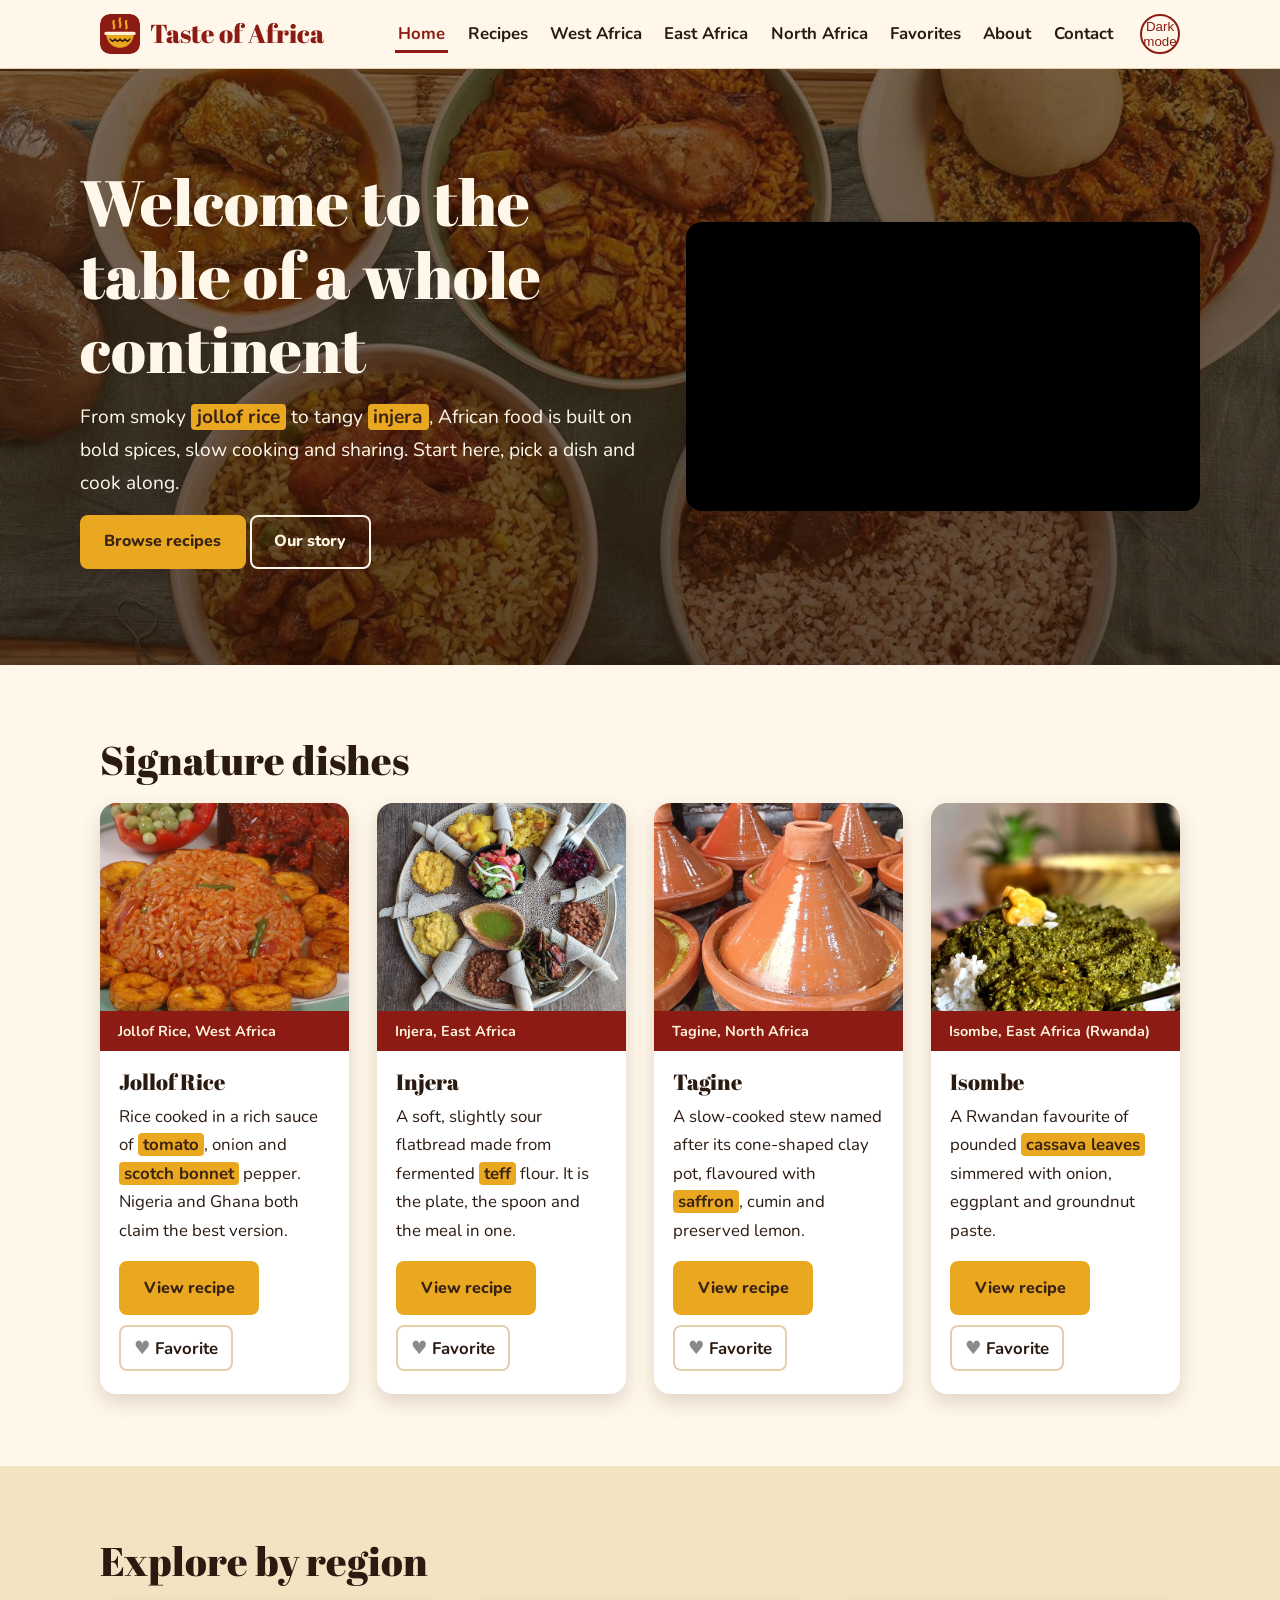
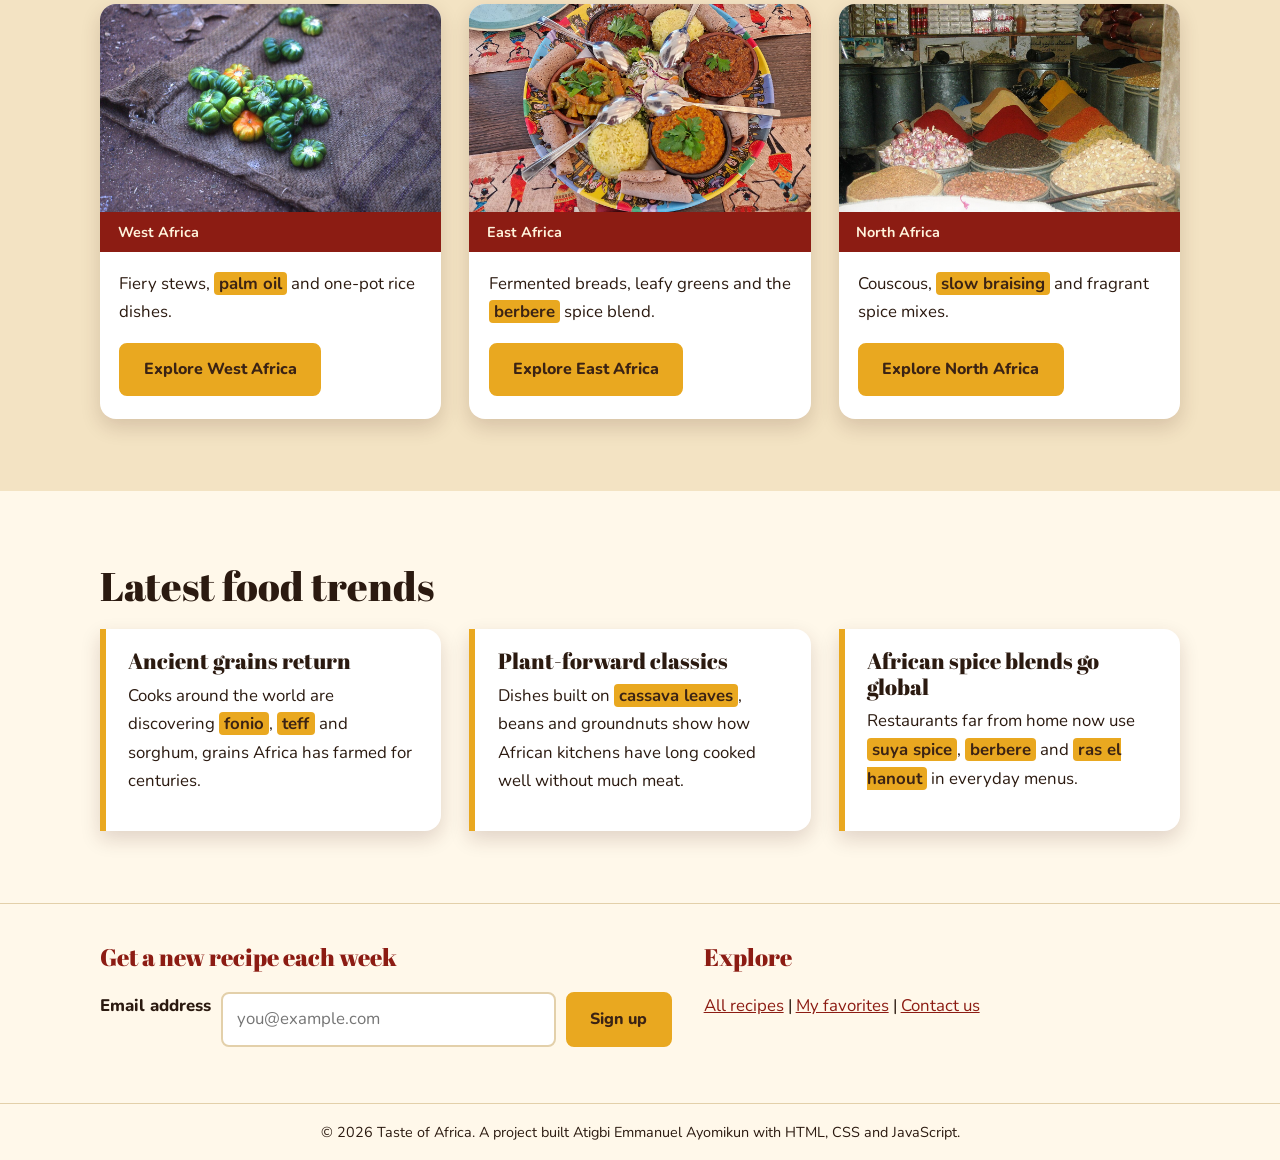
<file: index.html>
<!DOCTYPE html>
<html lang="en">
<head>
  <meta charset="UTF-8">
  <meta name="viewport" content="width=device-width, initial-scale=1.0">
  <meta name="description" content="Taste of Africa celebrates African food: signature dishes, regional cuisines, recipes and the stories behind them.">
  <title>Taste of Africa | Home</title>

  <!-- Google Fonts: Abril Fatface for headings, Nunito for body text -->
  <link rel="preconnect" href="https://fonts.googleapis.com">
  <link rel="preconnect" href="https://fonts.gstatic.com" crossorigin>
  <link href="https://fonts.googleapis.com/css2?family=Abril+Fatface&family=Nunito:wght@400;700;800&display=swap" rel="stylesheet">

  <!-- Logo shown on the browser tab -->
  <link rel="icon" href="images/logo.svg" type="image/svg+xml">
  <link rel="icon" href="images/favicon-32.png" sizes="32x32" type="image/png">
  <link rel="apple-touch-icon" href="images/apple-touch-icon.png">

  <link rel="stylesheet" href="styles.css?v=2">
  <script src="script.js?v=2" defer></script>
</head>
<body>
  <a class="skip-link" href="#main-content">Skip to main content</a>

  <!-- Site header: copy this block to every page and move aria-current -->
  <header class="site-header">
    <div class="header-inner">
      <a class="logo" href="index.html"><img src="images/logo.svg" alt="" width="40" height="40">Taste of Africa</a>
      <nav aria-label="Main navigation">
        <ul>
          <li><a href="index.html" aria-current="page">Home</a></li>
          <li><a href="recipes.html">Recipes</a></li>
          <li><a href="west-africa.html">West Africa</a></li>
          <li><a href="east-africa.html">East Africa</a></li>
          <li><a href="north-africa.html">North Africa</a></li>
          <li><a href="favorites.html">Favorites</a></li>
          <li><a href="about.html">About</a></li>
          <li><a href="contact.html">Contact</a></li>
        </ul>
      </nav>
      <button id="themeToggle" class="theme-toggle" type="button" aria-label="Switch to dark mode">Dark mode</button>
    </div>
  </header>

  <main id="main-content">

    <!-- Hero: background image is set in styles.css (images/hero.jpg) -->
    <section class="hero" aria-labelledby="hero-title">
      <div class="hero-grid">
        <div class="hero-text">
          <h1 id="hero-title">Welcome to the table of a whole continent</h1>
          <p>From smoky <mark>jollof rice</mark> to tangy <mark>injera</mark>, African food is built on bold spices, slow cooking and sharing. Start here, pick a dish and cook along.</p>
          <a class="btn" href="recipes.html">Browse recipes</a>
          <a class="btn outline" href="about.html">Our story</a>
        </div>
        <div class="video-wrap">
          <iframe src="https://www.youtube.com/embed/1zyDUkdVZ0E"
                  title="Introduction to African food culture"
                  loading="lazy"
                  allow="accelerometer; encrypted-media; gyroscope; picture-in-picture"
                  allowfullscreen></iframe>
        </div>
      </div>
    </section>

    <!-- Featured dishes -->
    <section class="section" aria-labelledby="featured-title">
      <div class="container">
        <h2 id="featured-title">Signature dishes</h2>
        <div class="card-grid">

          <article class="card">
            <figure>
              <img src="images/jollof-rice.jpg" alt="A plate of red jollof rice served with fried plantain" loading="lazy">
              <figcaption>Jollof Rice, West Africa</figcaption>
            </figure>
            <div class="card-body">
              <h3>Jollof Rice</h3>
              <p>Rice cooked in a rich sauce of <mark>tomato</mark>, onion and <mark>scotch bonnet</mark> pepper. Nigeria and Ghana both claim the best version.</p>
              <div class="card-actions">
                <a class="btn" href="jollof-rice.html">View recipe</a>
                <button class="fav-btn" type="button" data-recipe-id="jollof-rice" aria-pressed="false"><span class="heart" aria-hidden="true">&hearts;</span> <span class="fav-label">Favorite</span></button>
              </div>
            </div>
          </article>

          <article class="card">
            <figure>
              <img src="images/injera.jpg" alt="Round injera flatbread topped with colourful Ethiopian stews" loading="lazy">
              <figcaption>Injera, East Africa</figcaption>
            </figure>
            <div class="card-body">
              <h3>Injera</h3>
              <p>A soft, slightly sour flatbread made from fermented <mark>teff</mark> flour. It is the plate, the spoon and the meal in one.</p>
              <div class="card-actions">
                <a class="btn" href="injera.html">View recipe</a>
                <button class="fav-btn" type="button" data-recipe-id="injera" aria-pressed="false"><span class="heart" aria-hidden="true">&hearts;</span> <span class="fav-label">Favorite</span></button>
              </div>
            </div>
          </article>

          <article class="card">
            <figure>
              <img src="images/tagine.jpg" alt="Clay tagine pots with cone-shaped lids cooking over hot coals" loading="lazy">
              <figcaption>Tagine, North Africa</figcaption>
            </figure>
            <div class="card-body">
              <h3>Tagine</h3>
              <p>A slow-cooked stew named after its cone-shaped clay pot, flavoured with <mark>saffron</mark>, cumin and preserved lemon.</p>
              <div class="card-actions">
                <a class="btn" href="tagine.html">View recipe</a>
                <button class="fav-btn" type="button" data-recipe-id="tagine" aria-pressed="false"><span class="heart" aria-hidden="true">&hearts;</span> <span class="fav-label">Favorite</span></button>
              </div>
            </div>
          </article>

          <article class="card">
            <figure>
              <img src="images/isombe.jpg" alt="A mound of green isombe served over white rice on a wooden plate" loading="lazy">
              <figcaption>Isombe, East Africa (Rwanda)</figcaption>
            </figure>
            <div class="card-body">
              <h3>Isombe</h3>
              <p>A Rwandan favourite of pounded <mark>cassava leaves</mark> simmered with onion, eggplant and groundnut paste.</p>
              <div class="card-actions">
                <a class="btn" href="isombe.html">View recipe</a>
                <button class="fav-btn" type="button" data-recipe-id="isombe" aria-pressed="false"><span class="heart" aria-hidden="true">&hearts;</span> <span class="fav-label">Favorite</span></button>
              </div>
            </div>
          </article>

        </div>
      </div>
    </section>

    <!-- Explore by region -->
    <section class="section alt" aria-labelledby="regions-title">
      <div class="container">
        <h2 id="regions-title">Explore by region</h2>
        <div class="card-grid">

          <article class="card">
            <figure>
              <img src="images/west-africa.jpg" alt="Green and orange African eggplants laid out on a sack at a market in Senegal" loading="lazy">
              <figcaption>West Africa</figcaption>
            </figure>
            <div class="card-body">
              <p>Fiery stews, <mark>palm oil</mark> and one-pot rice dishes.</p>
              <a class="btn" href="west-africa.html">Explore West Africa</a>
            </div>
          </article>

          <article class="card">
            <figure>
              <img src="images/east-africa.jpg" alt="A shared platter of East African food with flatbread and stews" loading="lazy">
              <figcaption>East Africa</figcaption>
            </figure>
            <div class="card-body">
              <p>Fermented breads, leafy greens and the <mark>berbere</mark> spice blend.</p>
              <a class="btn" href="east-africa.html">Explore East Africa</a>
            </div>
          </article>

          <article class="card">
            <figure>
              <img src="images/north-africa.jpg" alt="Colourful piles of ground spices for sale in a Moroccan market" loading="lazy">
              <figcaption>North Africa</figcaption>
            </figure>
            <div class="card-body">
              <p>Couscous, <mark>slow braising</mark> and fragrant spice mixes.</p>
              <a class="btn" href="north-africa.html">Explore North Africa</a>
            </div>
          </article>

        </div>
      </div>
    </section>

    <!-- Latest food trends -->
    <section class="section" aria-labelledby="trends-title">
      <div class="container">
        <h2 id="trends-title">Latest food trends</h2>
        <div class="card-grid">

          <article class="trend">
            <h3>Ancient grains return</h3>
            <p>Cooks around the world are discovering <mark>fonio</mark>, <mark>teff</mark> and sorghum, grains Africa has farmed for centuries.</p>
          </article>

          <article class="trend">
            <h3>Plant-forward classics</h3>
            <p>Dishes built on <mark>cassava leaves</mark>, beans and groundnuts show how African kitchens have long cooked well without much meat.</p>
          </article>

          <article class="trend">
            <h3>African spice blends go global</h3>
            <p>Restaurants far from home now use <mark>suya spice</mark>, <mark>berbere</mark> and <mark>ras el hanout</mark> in everyday menus.</p>
          </article>

        </div>
      </div>
    </section>

  </main>

  <footer class="site-footer">
    <div class="footer-inner">
      <div class="newsletter">
        <h2>Get a new recipe each week</h2>
        <form id="newsletterForm" novalidate>
          <label for="newsletterEmail">Email address</label>
          <input type="email" id="newsletterEmail" name="email" placeholder="you@example.com" required>
          <button class="btn" type="submit">Sign up</button>
        </form>
        <p id="newsletterMessage" role="status"></p>
      </div>
      <div>
        <h2>Explore</h2>
        <p><a href="recipes.html">All recipes</a> | <a href="favorites.html">My favorites</a> | <a href="contact.html">Contact us</a></p>
      </div>
    </div>
    <p class="copyright">&copy; 2026 Taste of Africa. A project built Atigbi Emmanuel Ayomikun with HTML, CSS and JavaScript.</p>
  </footer>
</body>
</html>
</file>
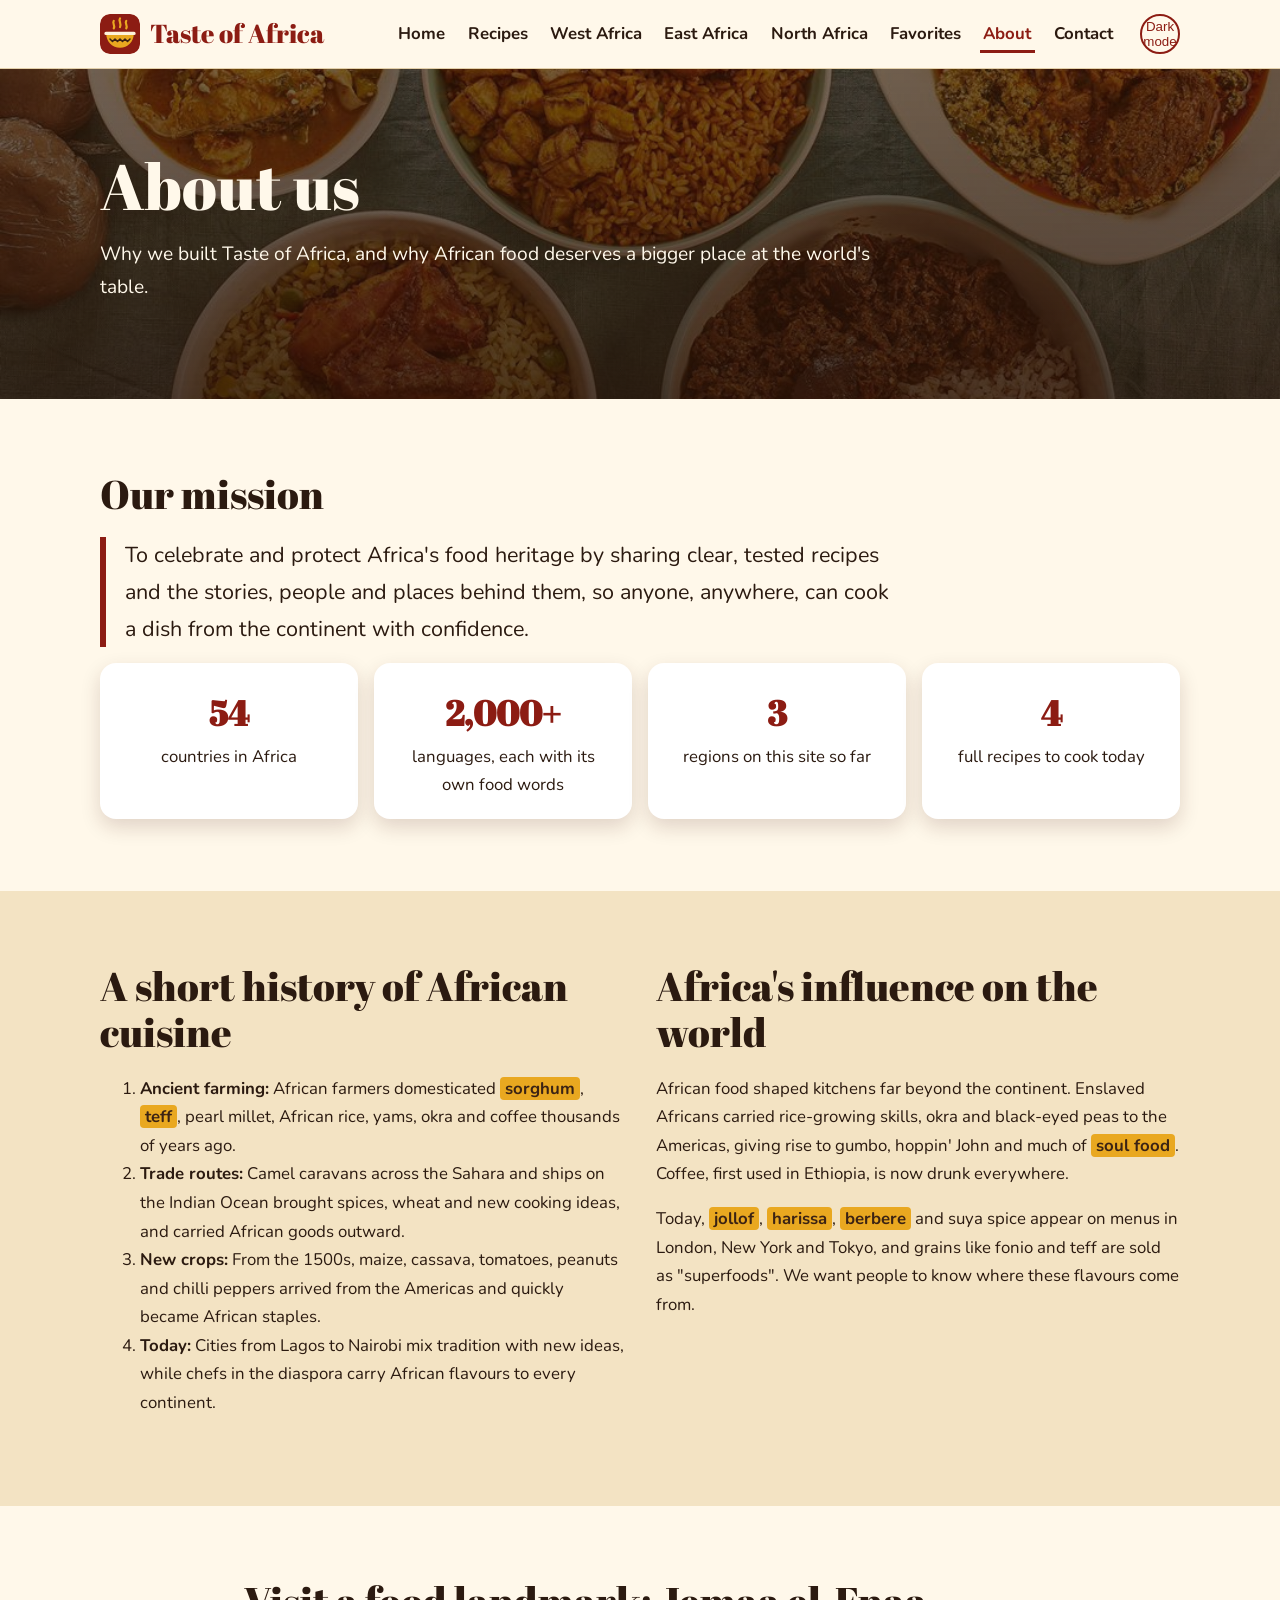
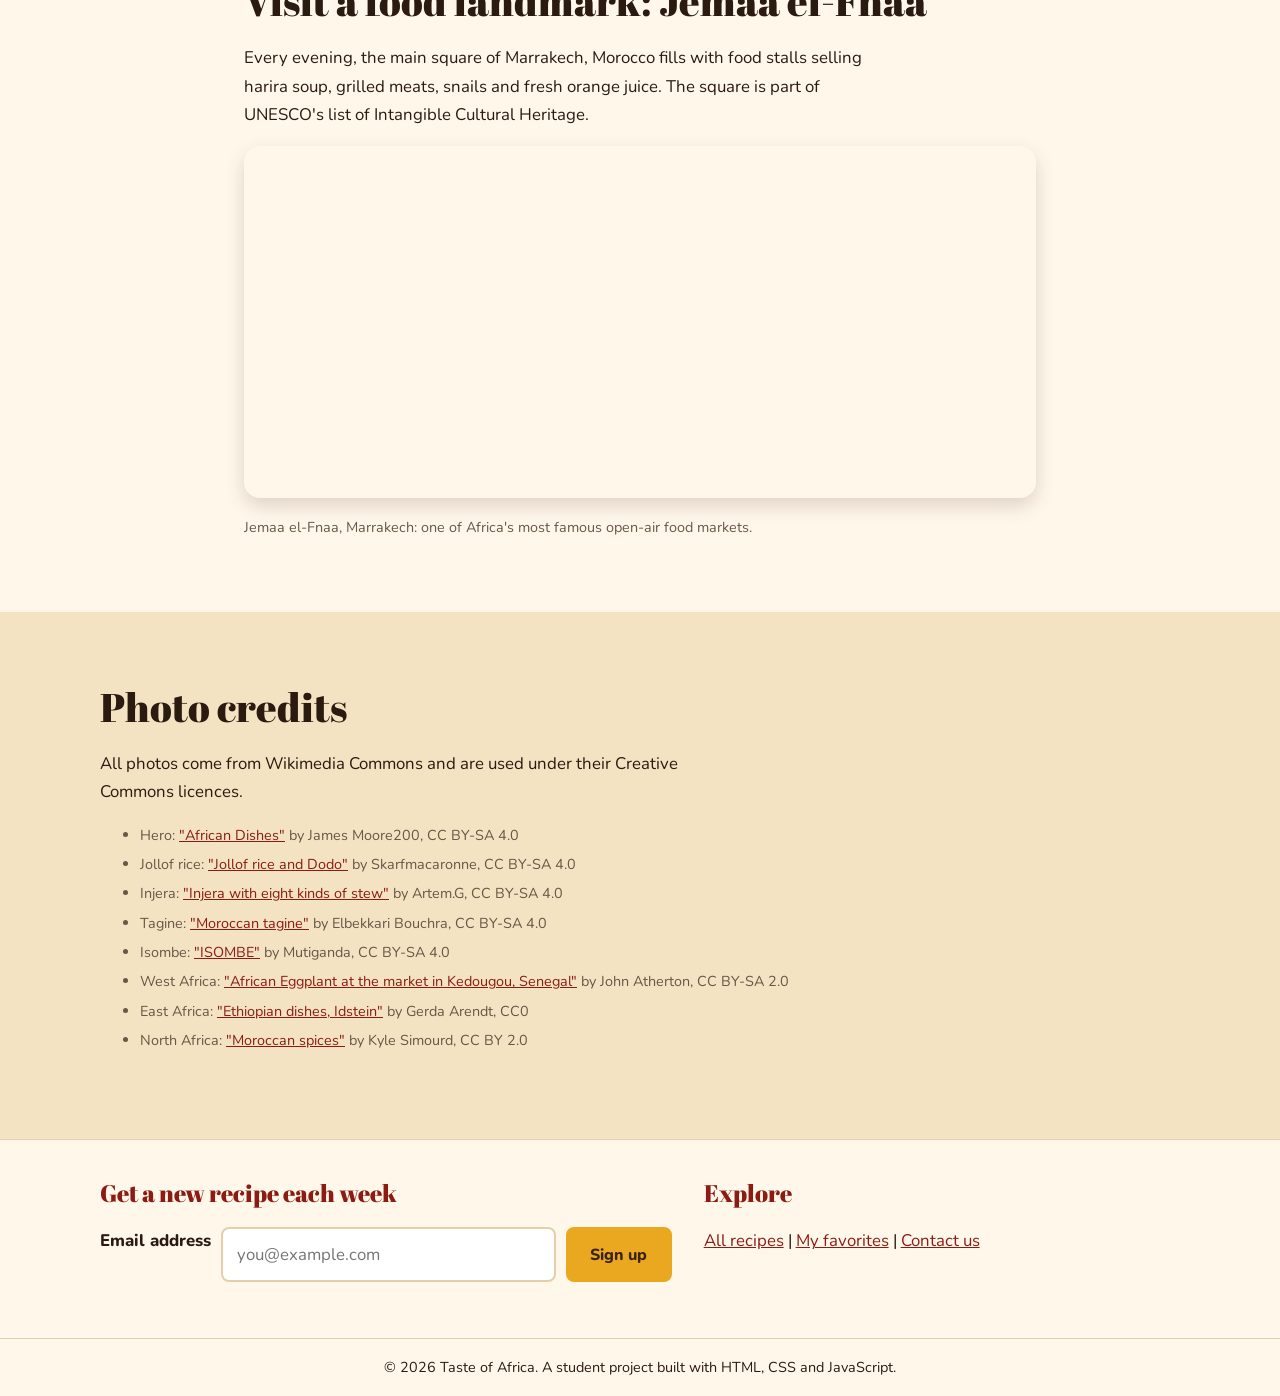
<file: about.html>
<!DOCTYPE html>
<html lang="en">
<head>
  <meta charset="UTF-8">
  <meta name="viewport" content="width=device-width, initial-scale=1.0">
  <meta name="description" content="About Taste of Africa: our mission to celebrate African food heritage, a short history of African cuisine and its influence on the world.">
  <title>Taste of Africa | About Us</title>

  <!-- Google Fonts: Abril Fatface for headings, Nunito for body text -->
  <link rel="preconnect" href="https://fonts.googleapis.com">
  <link rel="preconnect" href="https://fonts.gstatic.com" crossorigin>
  <link href="https://fonts.googleapis.com/css2?family=Abril+Fatface&family=Nunito:wght@400;700;800&display=swap" rel="stylesheet">

  <!-- Logo shown on the browser tab -->
  <link rel="icon" href="images/logo.svg" type="image/svg+xml">
  <link rel="icon" href="images/favicon-32.png" sizes="32x32" type="image/png">
  <link rel="apple-touch-icon" href="images/apple-touch-icon.png">

  <link rel="stylesheet" href="styles.css?v=2">
  <script src="script.js?v=2" defer></script>
</head>
<body>
  <a class="skip-link" href="#main-content">Skip to main content</a>

  <header class="site-header">
    <div class="header-inner">
      <a class="logo" href="index.html"><img src="images/logo.svg" alt="" width="40" height="40">Taste of Africa</a>
      <nav aria-label="Main navigation">
        <ul>
          <li><a href="index.html">Home</a></li>
          <li><a href="recipes.html">Recipes</a></li>
          <li><a href="west-africa.html">West Africa</a></li>
          <li><a href="east-africa.html">East Africa</a></li>
          <li><a href="north-africa.html">North Africa</a></li>
          <li><a href="favorites.html">Favorites</a></li>
          <li><a href="about.html" aria-current="page">About</a></li>
          <li><a href="contact.html">Contact</a></li>
        </ul>
      </nav>
      <button id="themeToggle" class="theme-toggle" type="button" aria-label="Switch to dark mode">Dark mode</button>
    </div>
  </header>

  <main id="main-content">

    <section class="page-header" aria-labelledby="page-title">
      <div class="container hero-text">
        <h1 id="page-title">About us</h1>
        <p>Why we built Taste of Africa, and why African food deserves a bigger place at the world's table.</p>
      </div>
    </section>

    <!-- Mission -->
    <section class="section" aria-labelledby="mission-title">
      <div class="container">
        <h2 id="mission-title">Our mission</h2>
        <p class="mission">To celebrate and protect Africa's food heritage by sharing clear, tested recipes and the stories, people and places behind them, so anyone, anywhere, can cook a dish from the continent with confidence.</p>
        <div class="stats">
          <div class="stat"><strong>54</strong> countries in Africa</div>
          <div class="stat"><strong>2,000+</strong> languages, each with its own food words</div>
          <div class="stat"><strong>3</strong> regions on this site so far</div>
          <div class="stat"><strong>4</strong> full recipes to cook today</div>
        </div>
      </div>
    </section>

    <!-- History and influence -->
    <section class="section alt" aria-label="History and global influence">
      <div class="container two-col">
        <article>
          <h2>A short history of African cuisine</h2>
          <ol>
            <li><strong>Ancient farming:</strong> African farmers domesticated <mark>sorghum</mark>, <mark>teff</mark>, pearl millet, African rice, yams, okra and coffee thousands of years ago.</li>
            <li><strong>Trade routes:</strong> Camel caravans across the Sahara and ships on the Indian Ocean brought spices, wheat and new cooking ideas, and carried African goods outward.</li>
            <li><strong>New crops:</strong> From the 1500s, maize, cassava, tomatoes, peanuts and chilli peppers arrived from the Americas and quickly became African staples.</li>
            <li><strong>Today:</strong> Cities from Lagos to Nairobi mix tradition with new ideas, while chefs in the diaspora carry African flavours to every continent.</li>
          </ol>
        </article>
        <article>
          <h2>Africa's influence on the world</h2>
          <p>African food shaped kitchens far beyond the continent. Enslaved Africans carried rice-growing skills, okra and black-eyed peas to the Americas, giving rise to gumbo, hoppin' John and much of <mark>soul food</mark>. Coffee, first used in Ethiopia, is now drunk everywhere.</p>
          <p>Today, <mark>jollof</mark>, <mark>harissa</mark>, <mark>berbere</mark> and suya spice appear on menus in London, New York and Tokyo, and grains like fonio and teff are sold as "superfoods". We want people to know where these flavours come from.</p>
        </article>
      </div>
    </section>

    <!-- Map of a cultural food landmark -->
    <section class="section" aria-labelledby="map-title">
      <div class="container media">
        <h2 id="map-title">Visit a food landmark: Jemaa el-Fnaa</h2>
        <p>Every evening, the main square of Marrakech, Morocco fills with food stalls selling harira soup, grilled meats, snails and fresh orange juice. The square is part of UNESCO's list of Intangible Cultural Heritage.</p>
        <figure class="map-wrap">
          <iframe src="https://maps.google.com/maps?q=Jemaa+el-Fnaa,+Marrakech,+Morocco&amp;z=16&amp;output=embed"
                  title="Map of Jemaa el-Fnaa square in Marrakech, Morocco"
                  loading="lazy"
                  referrerpolicy="no-referrer-when-downgrade"></iframe>
          <figcaption>Jemaa el-Fnaa, Marrakech: one of Africa's most famous open-air food markets.</figcaption>
        </figure>
      </div>
    </section>

    <!-- Photo credits (required by the Creative Commons licences) -->
    <section class="section alt" aria-labelledby="credits-title">
      <div class="container">
        <h2 id="credits-title">Photo credits</h2>
        <p>All photos come from Wikimedia Commons and are used under their Creative Commons licences.</p>
        <ul class="credits">
          <li>Hero: <a href="https://commons.wikimedia.org/wiki/File:African_Dishes.jpg">"African Dishes"</a> by James Moore200, CC BY-SA 4.0</li>
          <li>Jollof rice: <a href="https://commons.wikimedia.org/wiki/File:Jollof_rice_and_Dodo.jpg">"Jollof rice and Dodo"</a> by Skarfmacaronne, CC BY-SA 4.0</li>
          <li>Injera: <a href="https://commons.wikimedia.org/wiki/File:Injera_with_eight_kinds_of_stew.jpg">"Injera with eight kinds of stew"</a> by Artem.G, CC BY-SA 4.0</li>
          <li>Tagine: <a href="https://commons.wikimedia.org/wiki/File:%D8%B7%D8%A7%D8%AC%D9%8A%D9%86_%D9%85%D8%BA%D8%B1%D8%A8%D9%8A.jpg">"Moroccan tagine"</a> by Elbekkari Bouchra, CC BY-SA 4.0</li>
          <li>Isombe: <a href="https://commons.wikimedia.org/wiki/File:ISOMBE.jpg">"ISOMBE"</a> by Mutiganda, CC BY-SA 4.0</li>
          <li>West Africa: <a href="https://commons.wikimedia.org/wiki/File:%22African_Eggplant%22_at_the_market_in_Kedougou,_Senegal_(West_Africa)_(535274253).jpg">"African Eggplant at the market in Kedougou, Senegal"</a> by John Atherton, CC BY-SA 2.0</li>
          <li>East Africa: <a href="https://commons.wikimedia.org/wiki/File:Ethiopian_dishes,_Idstein.jpg">"Ethiopian dishes, Idstein"</a> by Gerda Arendt, CC0</li>
          <li>North Africa: <a href="https://commons.wikimedia.org/wiki/File:Moroccan_spices.jpg">"Moroccan spices"</a> by Kyle Simourd, CC BY 2.0</li>
        </ul>
      </div>
    </section>

  </main>

  <footer class="site-footer">
    <div class="footer-inner">
      <div class="newsletter">
        <h2>Get a new recipe each week</h2>
        <form id="newsletterForm" novalidate>
          <label for="newsletterEmail">Email address</label>
          <input type="email" id="newsletterEmail" name="email" placeholder="you@example.com" required>
          <button class="btn" type="submit">Sign up</button>
        </form>
        <p id="newsletterMessage" role="status"></p>
      </div>
      <div>
        <h2>Explore</h2>
        <p><a href="recipes.html">All recipes</a> | <a href="favorites.html">My favorites</a> | <a href="contact.html">Contact us</a></p>
      </div>
    </div>
    <p class="copyright">&copy; 2026 Taste of Africa. A student project built with HTML, CSS and JavaScript.</p>
  </footer>
</body>
</html>
</file>
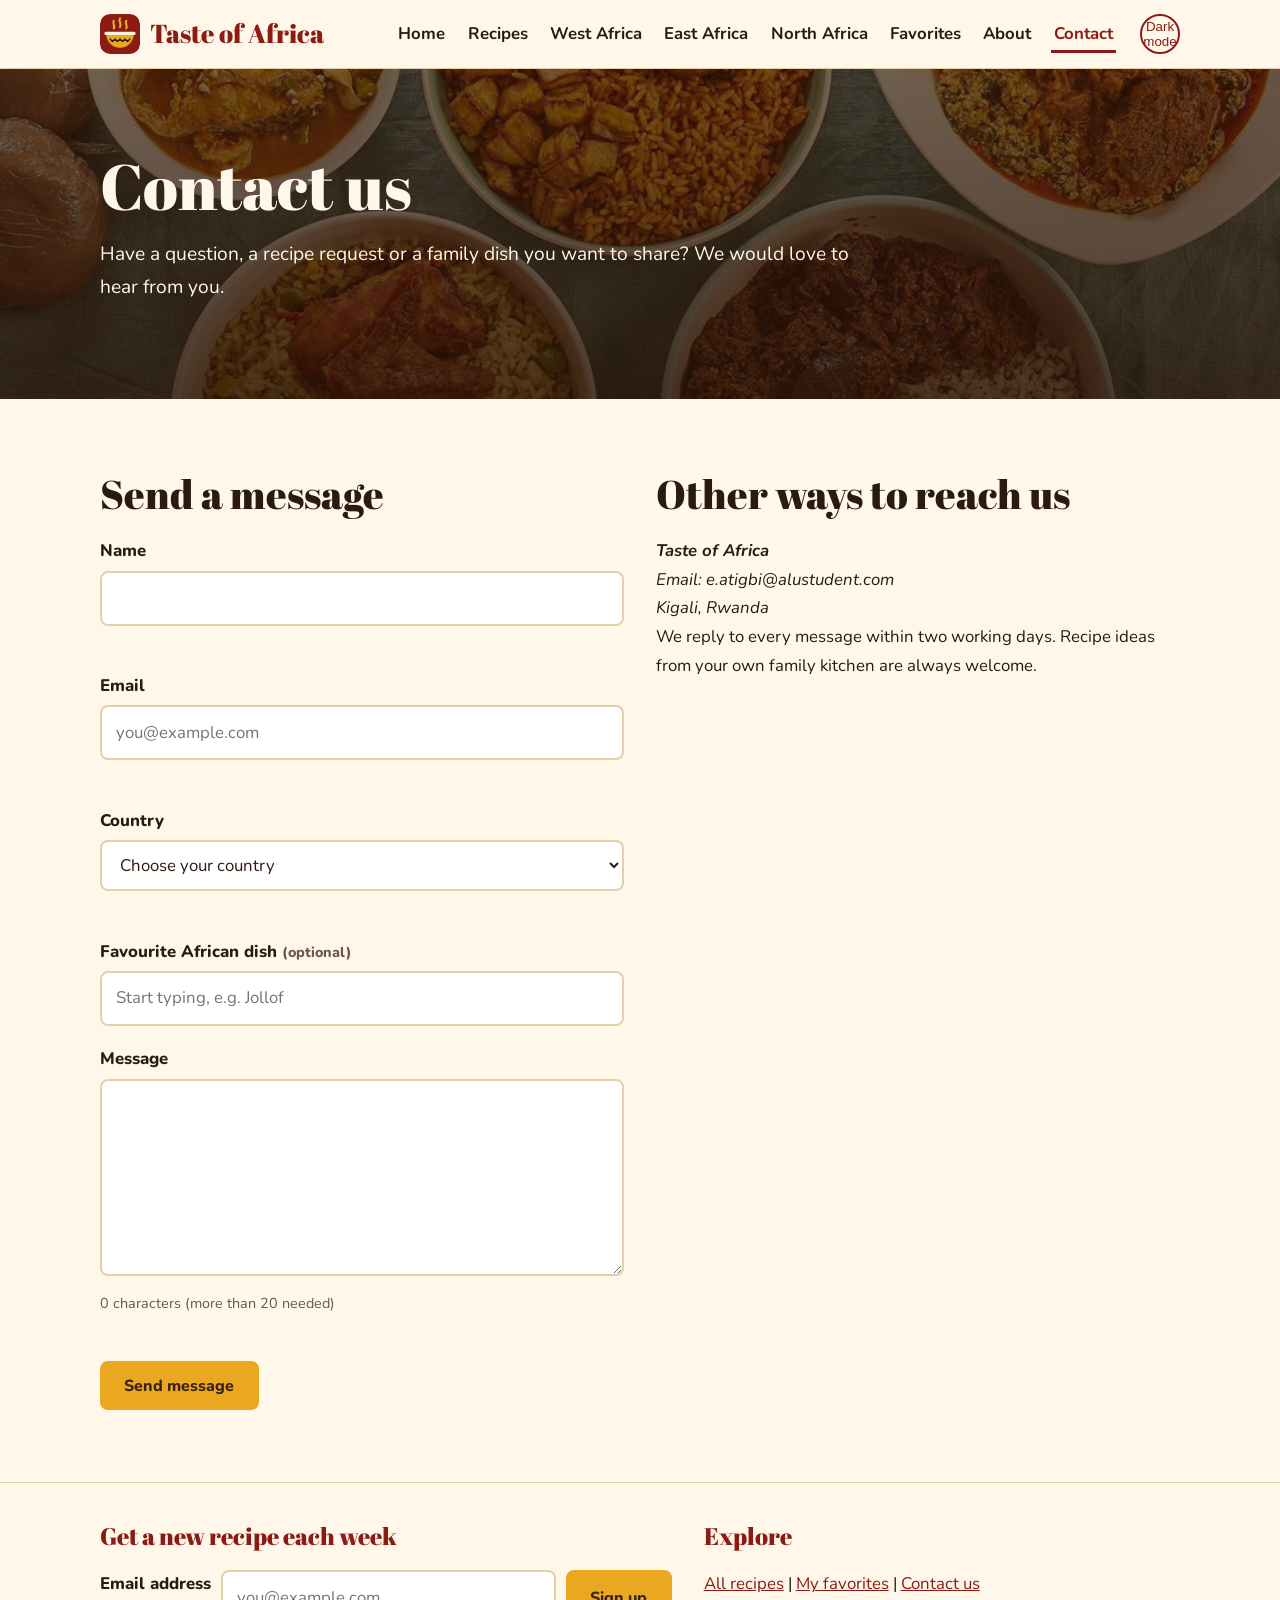
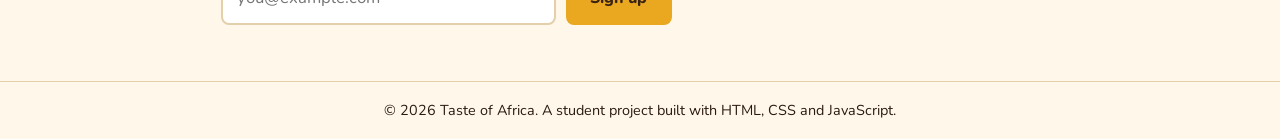
<file: contact.html>
<!DOCTYPE html>
<html lang="en">
<head>
  <meta charset="UTF-8">
  <meta name="viewport" content="width=device-width, initial-scale=1.0">
  <meta name="description" content="Contact Taste of Africa: send us a question, a recipe request or your own family recipe.">
  <title>Taste of Africa | Contact</title>

  <!-- Google Fonts: Abril Fatface for headings, Nunito for body text -->
  <link rel="preconnect" href="https://fonts.googleapis.com">
  <link rel="preconnect" href="https://fonts.gstatic.com" crossorigin>
  <link href="https://fonts.googleapis.com/css2?family=Abril+Fatface&family=Nunito:wght@400;700;800&display=swap" rel="stylesheet">

  <!-- Logo shown on the browser tab -->
  <link rel="icon" href="images/logo.svg" type="image/svg+xml">
  <link rel="icon" href="images/favicon-32.png" sizes="32x32" type="image/png">
  <link rel="apple-touch-icon" href="images/apple-touch-icon.png">

  <link rel="stylesheet" href="styles.css?v=2">
  <script src="script.js?v=2" defer></script>
</head>
<body>
  <a class="skip-link" href="#main-content">Skip to main content</a>

  <header class="site-header">
    <div class="header-inner">
      <a class="logo" href="index.html"><img src="images/logo.svg" alt="" width="40" height="40">Taste of Africa</a>
      <nav aria-label="Main navigation">
        <ul>
          <li><a href="index.html">Home</a></li>
          <li><a href="recipes.html">Recipes</a></li>
          <li><a href="west-africa.html">West Africa</a></li>
          <li><a href="east-africa.html">East Africa</a></li>
          <li><a href="north-africa.html">North Africa</a></li>
          <li><a href="favorites.html">Favorites</a></li>
          <li><a href="about.html">About</a></li>
          <li><a href="contact.html" aria-current="page">Contact</a></li>
        </ul>
      </nav>
      <button id="themeToggle" class="theme-toggle" type="button" aria-label="Switch to dark mode">Dark mode</button>
    </div>
  </header>

  <main id="main-content">

    <section class="page-header" aria-labelledby="page-title">
      <div class="container hero-text">
        <h1 id="page-title">Contact us</h1>
        <p>Have a question, a recipe request or a family dish you want to share? We would love to hear from you.</p>
      </div>
    </section>

    <section class="section" aria-labelledby="form-title">
      <div class="container two-col">

        <div>
          <h2 id="form-title">Send a message</h2>

          <!-- novalidate: script.js checks the fields and shows friendly messages instead -->
          <form id="contactForm" novalidate>
            <div class="field">
              <label for="name">Name</label>
              <input type="text" id="name" name="name" autocomplete="name" required aria-describedby="nameError">
              <p id="nameError" class="error-msg" aria-live="polite"></p>
            </div>

            <div class="field">
              <label for="email">Email</label>
              <input type="email" id="email" name="email" autocomplete="email" placeholder="you@example.com" required aria-describedby="emailError">
              <p id="emailError" class="error-msg" aria-live="polite"></p>
            </div>

            <div class="field">
              <label for="country">Country</label>
              <select id="country" name="country" required aria-describedby="countryError">
                <option value="">Choose your country</option>
                <option>Nigeria</option>
                <option>Ghana</option>
                <option>Senegal</option>
                <option>Ethiopia</option>
                <option>Kenya</option>
                <option>Rwanda</option>
                <option>Tanzania</option>
                <option>Morocco</option>
                <option>Egypt</option>
                <option>South Africa</option>
                <option>Other</option>
              </select>
              <p id="countryError" class="error-msg" aria-live="polite"></p>
            </div>

            <!-- <datalist> only works with <input>, so it gives suggestions for the dish field -->
            <div class="field">
              <label for="dish">Favourite African dish <span class="note">(optional)</span></label>
              <input type="text" id="dish" name="dish" list="dishSuggestions" placeholder="Start typing, e.g. Jollof">
              <datalist id="dishSuggestions">
                <option value="Jollof Rice"></option>
                <option value="Injera"></option>
                <option value="Chicken Tagine"></option>
                <option value="Isombe"></option>
                <option value="Egusi Soup"></option>
                <option value="Couscous"></option>
                <option value="Ugali"></option>
                <option value="Bunny Chow"></option>
              </datalist>
            </div>

            <div class="field">
              <label for="message">Message</label>
              <textarea id="message" name="message" rows="6" required aria-describedby="charCount messageError"></textarea>
              <p id="charCount" class="hint" aria-live="polite">0 characters (more than 20 needed)</p>
              <p id="messageError" class="error-msg" aria-live="polite"></p>
            </div>

            <button class="btn" type="submit">Send message</button>
          </form>

          <!-- Shown by script.js after a valid submission -->
          <p id="confirmation" class="confirmation" role="status" tabindex="-1" hidden></p>
        </div>

        <aside>
          <h2>Other ways to reach us</h2>
          <address>
            <strong>Taste of Africa</strong><br>
            Email: e.atigbi@alustudent.com<br>
            Kigali, Rwanda
          </address>
          <p>We reply to every message within two working days. Recipe ideas from your own family kitchen are always welcome.</p>
        </aside>

      </div>
    </section>

  </main>

  <footer class="site-footer">
    <div class="footer-inner">
      <div class="newsletter">
        <h2>Get a new recipe each week</h2>
        <form id="newsletterForm" novalidate>
          <label for="newsletterEmail">Email address</label>
          <input type="email" id="newsletterEmail" name="email" placeholder="you@example.com" required>
          <button class="btn" type="submit">Sign up</button>
        </form>
        <p id="newsletterMessage" role="status"></p>
      </div>
      <div>
        <h2>Explore</h2>
        <p><a href="recipes.html">All recipes</a> | <a href="favorites.html">My favorites</a> | <a href="contact.html">Contact us</a></p>
      </div>
    </div>
    <p class="copyright">&copy; 2026 Taste of Africa. A student project built with HTML, CSS and JavaScript.</p>
  </footer>
</body>
</html>
</file>
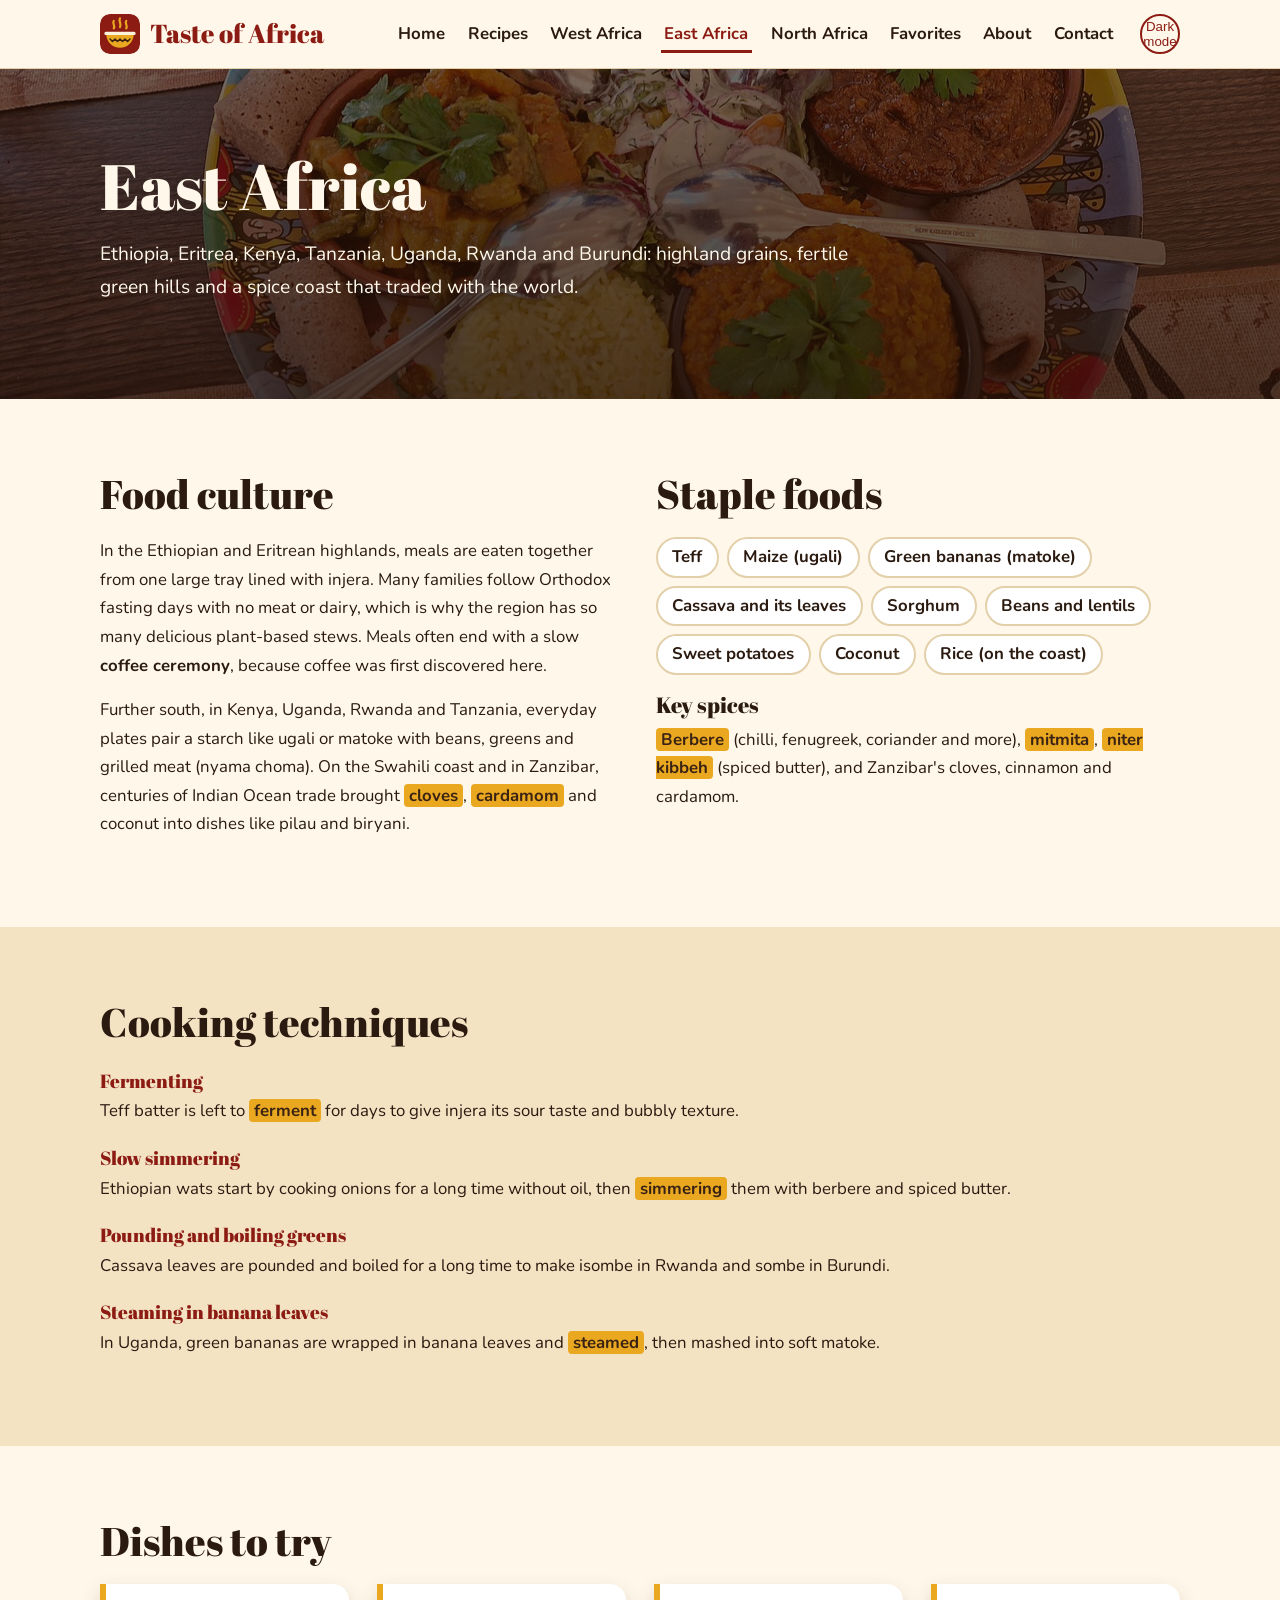
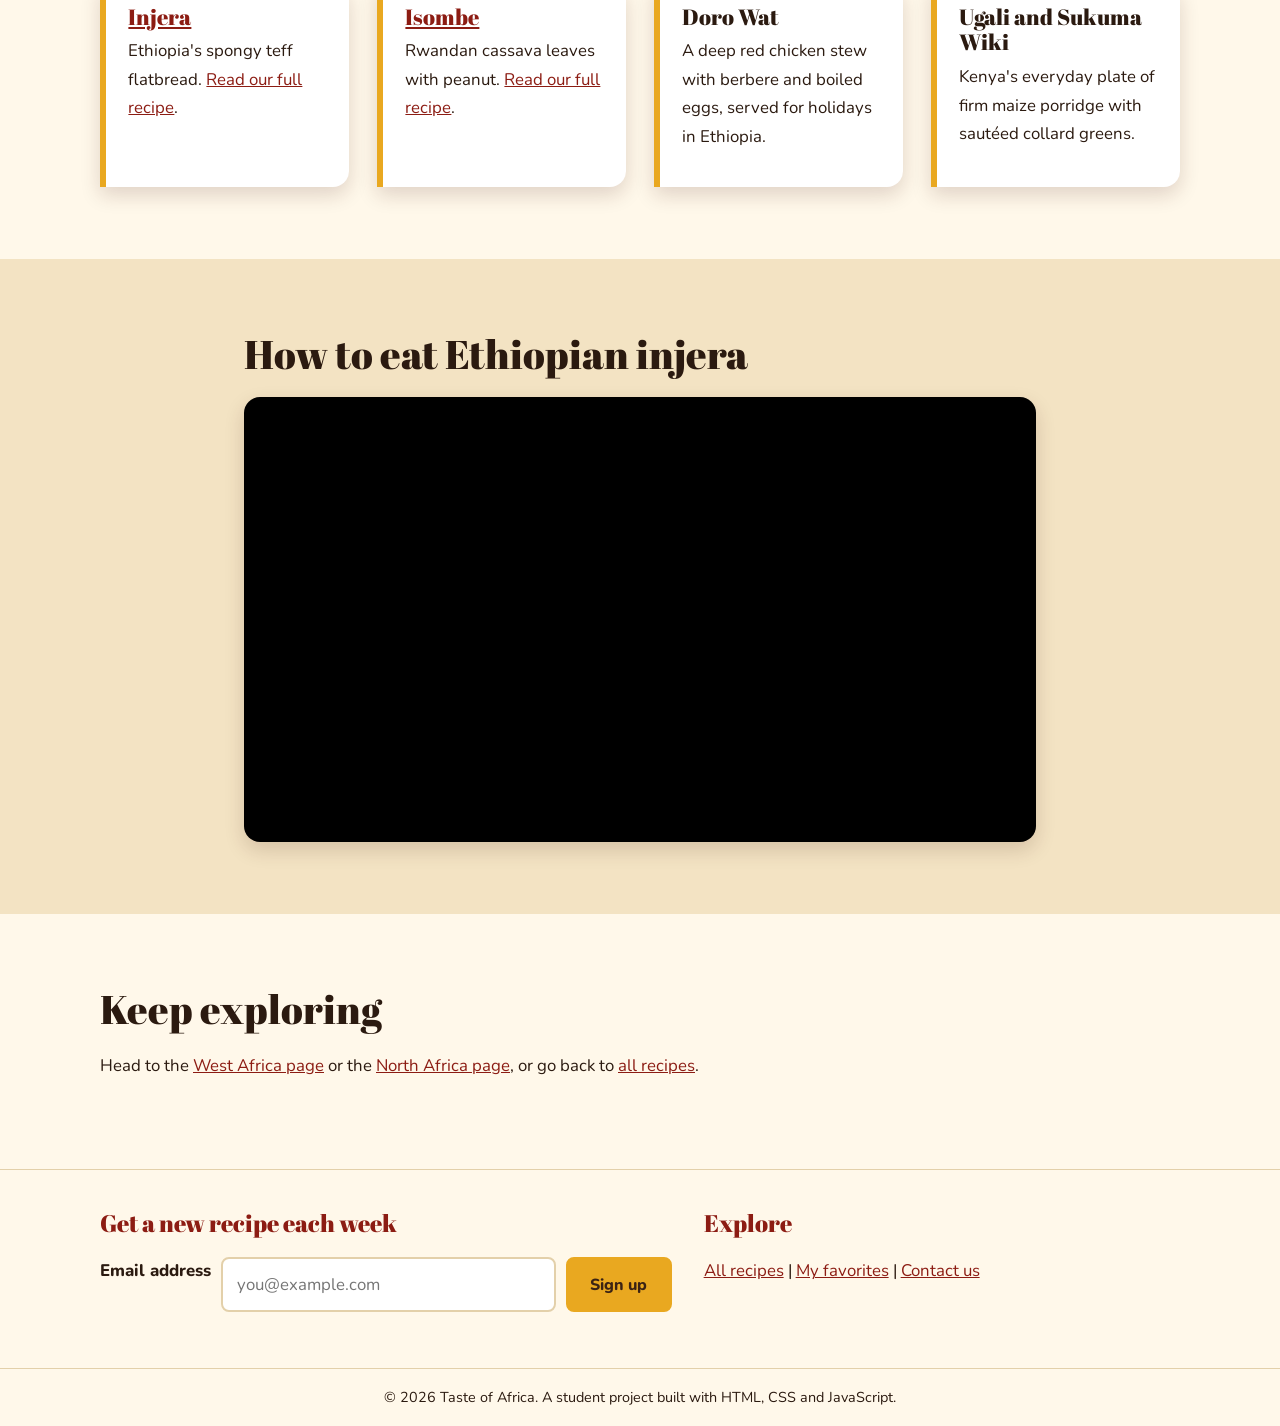
<file: east-africa.html>
<!DOCTYPE html>
<html lang="en">
<head>
  <meta charset="UTF-8">
  <meta name="viewport" content="width=device-width, initial-scale=1.0">
  <meta name="description" content="East African food culture: staples, spices, cooking techniques and signature dishes from Ethiopia, Kenya, Rwanda, Tanzania and beyond.">
  <title>Taste of Africa | East Africa</title>

  <!-- Google Fonts: Abril Fatface for headings, Nunito for body text -->
  <link rel="preconnect" href="https://fonts.googleapis.com">
  <link rel="preconnect" href="https://fonts.gstatic.com" crossorigin>
  <link href="https://fonts.googleapis.com/css2?family=Abril+Fatface&family=Nunito:wght@400;700;800&display=swap" rel="stylesheet">

  <!-- Logo shown on the browser tab -->
  <link rel="icon" href="images/logo.svg" type="image/svg+xml">
  <link rel="icon" href="images/favicon-32.png" sizes="32x32" type="image/png">
  <link rel="apple-touch-icon" href="images/apple-touch-icon.png">

  <link rel="stylesheet" href="styles.css?v=2">
  <script src="script.js?v=2" defer></script>
</head>
<body>
  <a class="skip-link" href="#main-content">Skip to main content</a>

  <header class="site-header">
    <div class="header-inner">
      <a class="logo" href="index.html"><img src="images/logo.svg" alt="" width="40" height="40">Taste of Africa</a>
      <nav aria-label="Main navigation">
        <ul>
          <li><a href="index.html">Home</a></li>
          <li><a href="recipes.html">Recipes</a></li>
          <li><a href="west-africa.html">West Africa</a></li>
          <li><a href="east-africa.html" aria-current="page">East Africa</a></li>
          <li><a href="north-africa.html">North Africa</a></li>
          <li><a href="favorites.html">Favorites</a></li>
          <li><a href="about.html">About</a></li>
          <li><a href="contact.html">Contact</a></li>
        </ul>
      </nav>
      <button id="themeToggle" class="theme-toggle" type="button" aria-label="Switch to dark mode">Dark mode</button>
    </div>
  </header>

  <main id="main-content">

    <section class="page-header east" aria-labelledby="page-title">
      <div class="container hero-text">
        <h1 id="page-title">East Africa</h1>
        <p>Ethiopia, Eritrea, Kenya, Tanzania, Uganda, Rwanda and Burundi: highland grains, fertile green hills and a spice coast that traded with the world.</p>
      </div>
    </section>

    <!-- Food culture and staples -->
    <section class="section" aria-label="Food culture and staples">
      <div class="container two-col">
        <article>
          <h2>Food culture</h2>
          <p>In the Ethiopian and Eritrean highlands, meals are eaten together from one large tray lined with injera. Many families follow Orthodox fasting days with no meat or dairy, which is why the region has so many delicious plant-based stews. Meals often end with a slow <strong>coffee ceremony</strong>, because coffee was first discovered here.</p>
          <p>Further south, in Kenya, Uganda, Rwanda and Tanzania, everyday plates pair a starch like ugali or matoke with beans, greens and grilled meat (nyama choma). On the Swahili coast and in Zanzibar, centuries of Indian Ocean trade brought <mark>cloves</mark>, <mark>cardamom</mark> and coconut into dishes like pilau and biryani.</p>
        </article>
        <article>
          <h2>Staple foods</h2>
          <ul class="pill-list">
            <li>Teff</li>
            <li>Maize (ugali)</li>
            <li>Green bananas (matoke)</li>
            <li>Cassava and its leaves</li>
            <li>Sorghum</li>
            <li>Beans and lentils</li>
            <li>Sweet potatoes</li>
            <li>Coconut</li>
            <li>Rice (on the coast)</li>
          </ul>
          <h3>Key spices</h3>
          <p><mark>Berbere</mark> (chilli, fenugreek, coriander and more), <mark>mitmita</mark>, <mark>niter kibbeh</mark> (spiced butter), and Zanzibar's cloves, cinnamon and cardamom.</p>
        </article>
      </div>
    </section>

    <!-- Cooking techniques -->
    <section class="section alt" aria-labelledby="techniques-title">
      <div class="container">
        <h2 id="techniques-title">Cooking techniques</h2>
        <dl class="techniques">
          <dt>Fermenting</dt>
          <dd>Teff batter is left to <mark>ferment</mark> for days to give injera its sour taste and bubbly texture.</dd>
          <dt>Slow simmering</dt>
          <dd>Ethiopian wats start by cooking onions for a long time without oil, then <mark>simmering</mark> them with berbere and spiced butter.</dd>
          <dt>Pounding and boiling greens</dt>
          <dd>Cassava leaves are pounded and boiled for a long time to make isombe in Rwanda and sombe in Burundi.</dd>
          <dt>Steaming in banana leaves</dt>
          <dd>In Uganda, green bananas are wrapped in banana leaves and <mark>steamed</mark>, then mashed into soft matoke.</dd>
        </dl>
      </div>
    </section>

    <!-- Example dishes -->
    <section class="section" aria-labelledby="dishes-title">
      <div class="container">
        <h2 id="dishes-title">Dishes to try</h2>
        <div class="card-grid">
          <article class="trend">
            <h3><a href="injera.html">Injera</a></h3>
            <p>Ethiopia's spongy teff flatbread. <a href="injera.html">Read our full recipe</a>.</p>
          </article>
          <article class="trend">
            <h3><a href="isombe.html">Isombe</a></h3>
            <p>Rwandan cassava leaves with peanut. <a href="isombe.html">Read our full recipe</a>.</p>
          </article>
          <article class="trend">
            <h3>Doro Wat</h3>
            <p>A deep red chicken stew with berbere and boiled eggs, served for holidays in Ethiopia.</p>
          </article>
          <article class="trend">
            <h3>Ugali and Sukuma Wiki</h3>
            <p>Kenya's everyday plate of firm maize porridge with sautéed collard greens.</p>
          </article>
        </div>
      </div>
    </section>

    <!-- Video -->
    <section class="section alt" aria-labelledby="video-title">
      <div class="container media">
        <h2 id="video-title">How to eat Ethiopian injera</h2>
        <div class="video-wrap">
          <iframe src="https://www.youtube.com/embed/hRaZbyLi8z0"
                  title="How to eat Ethiopian injera"
                  loading="lazy"
                  allow="accelerometer; encrypted-media; gyroscope; picture-in-picture"
                  allowfullscreen></iframe>
        </div>
      </div>
    </section>

    <section class="section" aria-labelledby="more-title">
      <div class="container">
        <h2 id="more-title">Keep exploring</h2>
        <p>Head to the <a href="west-africa.html">West Africa page</a> or the <a href="north-africa.html">North Africa page</a>, or go back to <a href="recipes.html">all recipes</a>.</p>
      </div>
    </section>

  </main>

  <footer class="site-footer">
    <div class="footer-inner">
      <div class="newsletter">
        <h2>Get a new recipe each week</h2>
        <form id="newsletterForm" novalidate>
          <label for="newsletterEmail">Email address</label>
          <input type="email" id="newsletterEmail" name="email" placeholder="you@example.com" required>
          <button class="btn" type="submit">Sign up</button>
        </form>
        <p id="newsletterMessage" role="status"></p>
      </div>
      <div>
        <h2>Explore</h2>
        <p><a href="recipes.html">All recipes</a> | <a href="favorites.html">My favorites</a> | <a href="contact.html">Contact us</a></p>
      </div>
    </div>
    <p class="copyright">&copy; 2026 Taste of Africa. A student project built with HTML, CSS and JavaScript.</p>
  </footer>
</body>
</html>
</file>
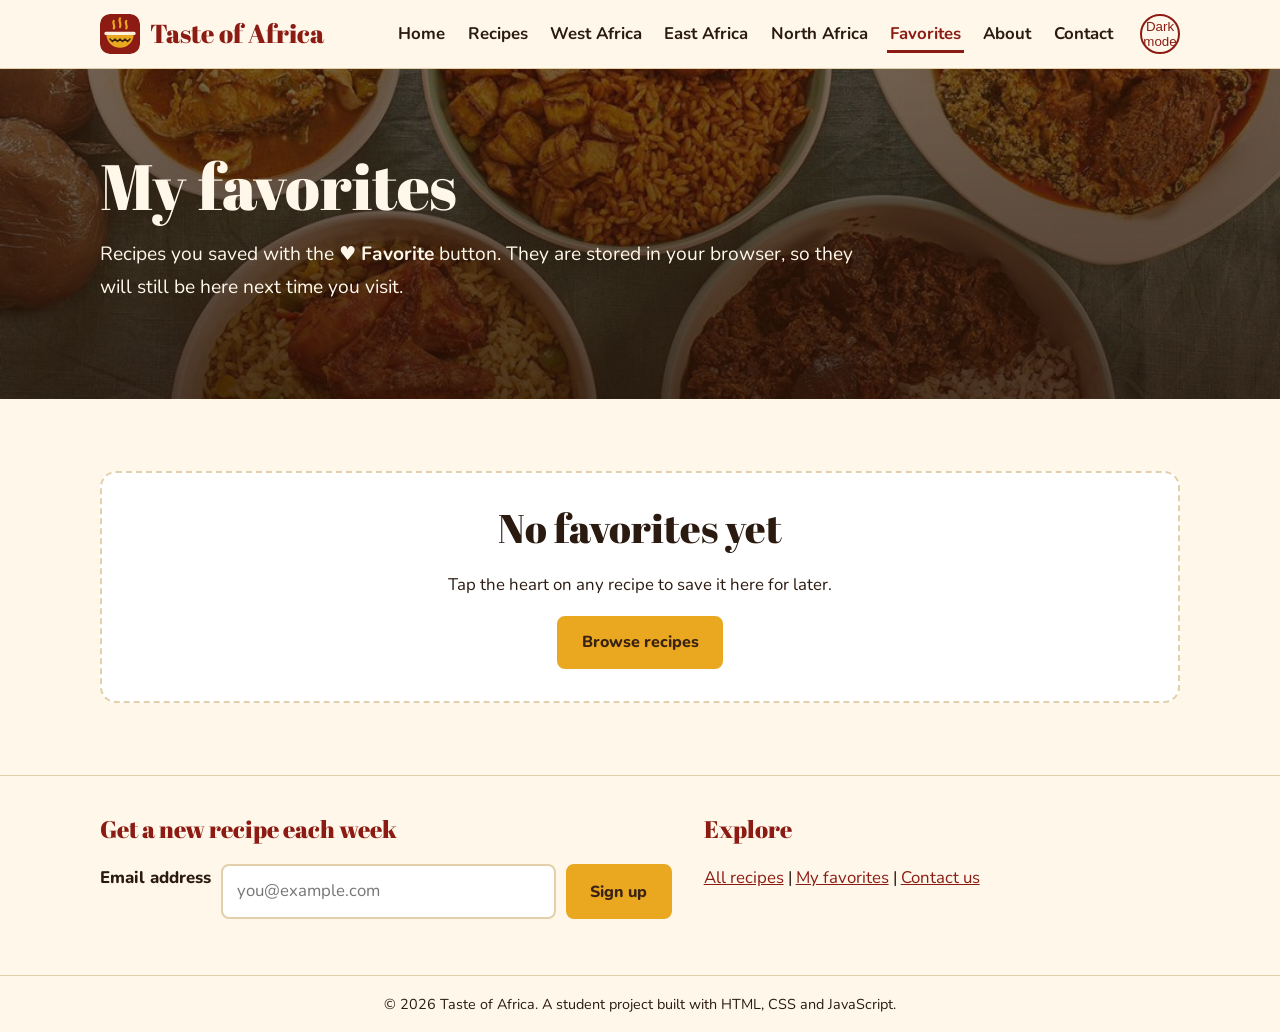
<file: favorites.html>
<!DOCTYPE html>
<html lang="en">
<head>
  <meta charset="UTF-8">
  <meta name="viewport" content="width=device-width, initial-scale=1.0">
  <meta name="description" content="Your saved African recipes on Taste of Africa.">
  <title>Taste of Africa | My Favorites</title>

  <!-- Google Fonts: Abril Fatface for headings, Nunito for body text -->
  <link rel="preconnect" href="https://fonts.googleapis.com">
  <link rel="preconnect" href="https://fonts.gstatic.com" crossorigin>
  <link href="https://fonts.googleapis.com/css2?family=Abril+Fatface&family=Nunito:wght@400;700;800&display=swap" rel="stylesheet">

  <!-- Logo shown on the browser tab -->
  <link rel="icon" href="images/logo.svg" type="image/svg+xml">
  <link rel="icon" href="images/favicon-32.png" sizes="32x32" type="image/png">
  <link rel="apple-touch-icon" href="images/apple-touch-icon.png">

  <link rel="stylesheet" href="styles.css?v=2">
  <script src="script.js?v=2" defer></script>
</head>
<body>
  <a class="skip-link" href="#main-content">Skip to main content</a>

  <header class="site-header">
    <div class="header-inner">
      <a class="logo" href="index.html"><img src="images/logo.svg" alt="" width="40" height="40">Taste of Africa</a>
      <nav aria-label="Main navigation">
        <ul>
          <li><a href="index.html">Home</a></li>
          <li><a href="recipes.html">Recipes</a></li>
          <li><a href="west-africa.html">West Africa</a></li>
          <li><a href="east-africa.html">East Africa</a></li>
          <li><a href="north-africa.html">North Africa</a></li>
          <li><a href="favorites.html" aria-current="page">Favorites</a></li>
          <li><a href="about.html">About</a></li>
          <li><a href="contact.html">Contact</a></li>
        </ul>
      </nav>
      <button id="themeToggle" class="theme-toggle" type="button" aria-label="Switch to dark mode">Dark mode</button>
    </div>
  </header>

  <main id="main-content">

    <section class="page-header" aria-labelledby="page-title">
      <div class="container hero-text">
        <h1 id="page-title">My favorites</h1>
        <p>Recipes you saved with the <strong>&hearts; Favorite</strong> button. They are stored in your browser, so they will still be here next time you visit.</p>
      </div>
    </section>

    <section class="section" aria-label="Saved recipes">
      <div class="container">
        <!-- script.js fills this grid from localStorage -->
        <div id="favoritesList" class="card-grid"></div>

        <div id="favoritesEmpty" class="empty-state">
          <h2>No favorites yet</h2>
          <p>Tap the heart on any recipe to save it here for later.</p>
          <a class="btn" href="recipes.html">Browse recipes</a>
        </div>
      </div>
    </section>

  </main>

  <footer class="site-footer">
    <div class="footer-inner">
      <div class="newsletter">
        <h2>Get a new recipe each week</h2>
        <form id="newsletterForm" novalidate>
          <label for="newsletterEmail">Email address</label>
          <input type="email" id="newsletterEmail" name="email" placeholder="you@example.com" required>
          <button class="btn" type="submit">Sign up</button>
        </form>
        <p id="newsletterMessage" role="status"></p>
      </div>
      <div>
        <h2>Explore</h2>
        <p><a href="recipes.html">All recipes</a> | <a href="favorites.html">My favorites</a> | <a href="contact.html">Contact us</a></p>
      </div>
    </div>
    <p class="copyright">&copy; 2026 Taste of Africa. A student project built with HTML, CSS and JavaScript.</p>
  </footer>
</body>
</html>
</file>
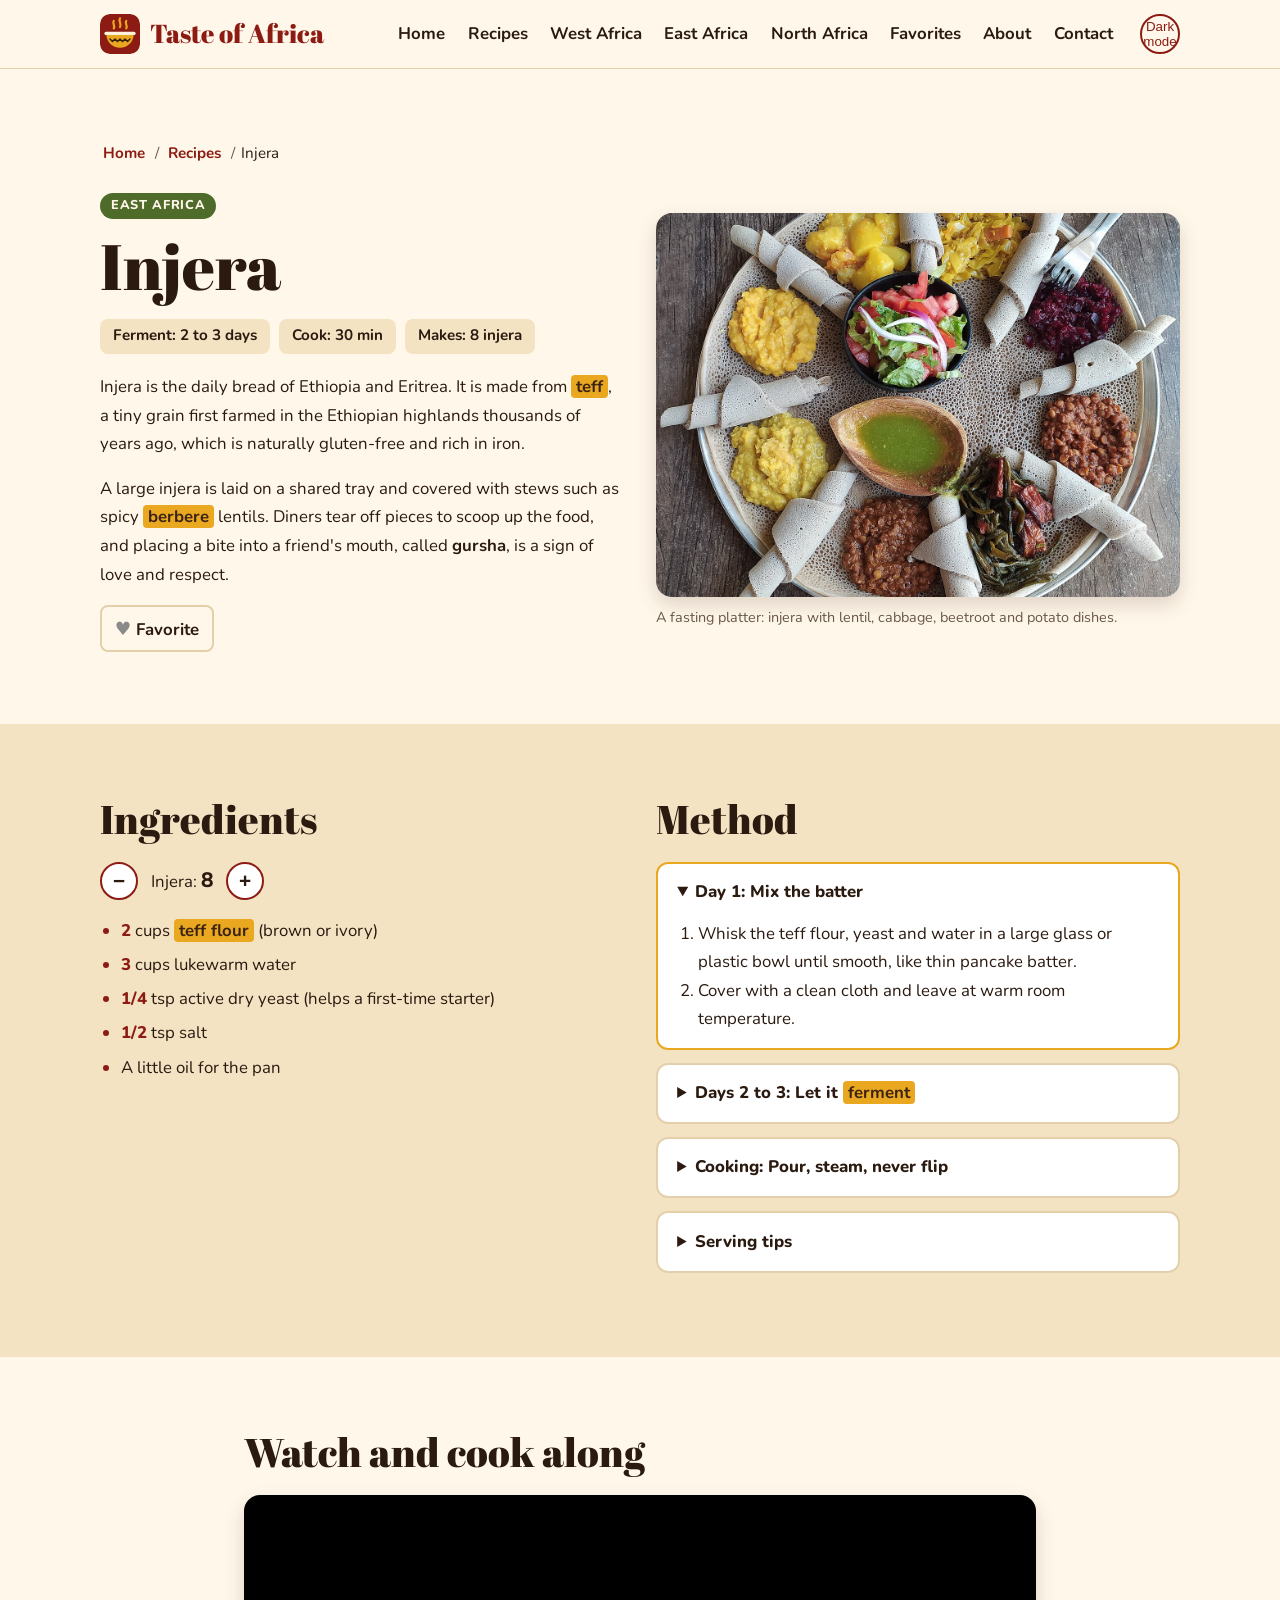
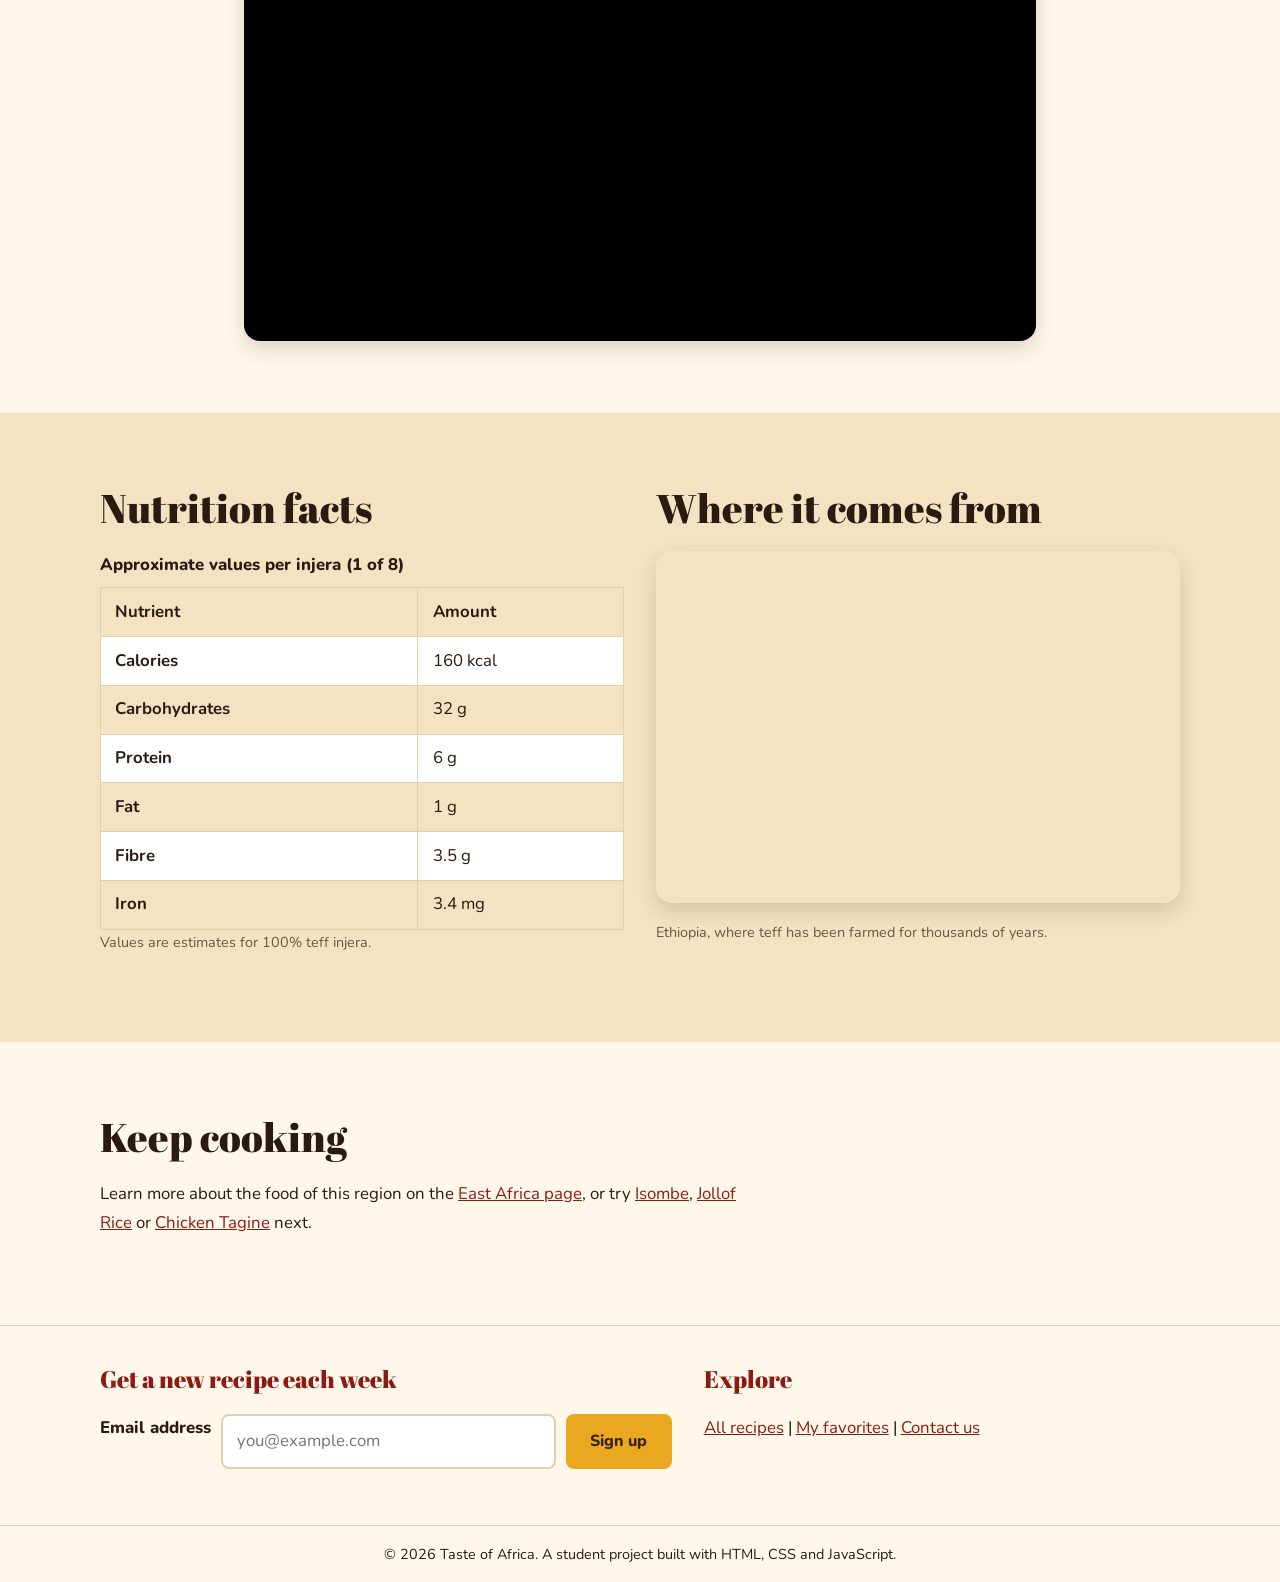
<file: injera.html>
<!DOCTYPE html>
<html lang="en">
<head>
  <meta charset="UTF-8">
  <meta name="viewport" content="width=device-width, initial-scale=1.0">
  <meta name="description" content="How to make Ethiopian injera from teff flour: ingredients, fermenting and cooking method, video tutorial and cultural background.">
  <title>Taste of Africa | Injera</title>

  <!-- Google Fonts: Abril Fatface for headings, Nunito for body text -->
  <link rel="preconnect" href="https://fonts.googleapis.com">
  <link rel="preconnect" href="https://fonts.gstatic.com" crossorigin>
  <link href="https://fonts.googleapis.com/css2?family=Abril+Fatface&family=Nunito:wght@400;700;800&display=swap" rel="stylesheet">

  <!-- Logo shown on the browser tab -->
  <link rel="icon" href="images/logo.svg" type="image/svg+xml">
  <link rel="icon" href="images/favicon-32.png" sizes="32x32" type="image/png">
  <link rel="apple-touch-icon" href="images/apple-touch-icon.png">

  <link rel="stylesheet" href="styles.css?v=2">
  <script src="script.js?v=2" defer></script>
</head>
<body>
  <a class="skip-link" href="#main-content">Skip to main content</a>

  <header class="site-header">
    <div class="header-inner">
      <a class="logo" href="index.html"><img src="images/logo.svg" alt="" width="40" height="40">Taste of Africa</a>
      <nav aria-label="Main navigation">
        <ul>
          <li><a href="index.html">Home</a></li>
          <li><a href="recipes.html">Recipes</a></li>
          <li><a href="west-africa.html">West Africa</a></li>
          <li><a href="east-africa.html">East Africa</a></li>
          <li><a href="north-africa.html">North Africa</a></li>
          <li><a href="favorites.html">Favorites</a></li>
          <li><a href="about.html">About</a></li>
          <li><a href="contact.html">Contact</a></li>
        </ul>
      </nav>
      <button id="themeToggle" class="theme-toggle" type="button" aria-label="Switch to dark mode">Dark mode</button>
    </div>
  </header>

  <main id="main-content">

    <!-- Title, story and photo -->
    <section class="section" aria-labelledby="recipe-title">
      <div class="container">
        <nav class="breadcrumb" aria-label="Breadcrumb">
          <ol>
            <li><a href="index.html">Home</a></li>
            <li><a href="recipes.html">Recipes</a></li>
            <li aria-current="page">Injera</li>
          </ol>
        </nav>

        <article class="recipe-hero">
          <div>
            <span class="tag">East Africa</span>
            <h1 id="recipe-title">Injera</h1>
            <ul class="recipe-meta">
              <li>Ferment: 2 to 3 days</li>
              <li>Cook: 30 min</li>
              <li>Makes: 8 injera</li>
            </ul>
            <p>Injera is the daily bread of Ethiopia and Eritrea. It is made from <mark>teff</mark>, a tiny grain first farmed in the Ethiopian highlands thousands of years ago, which is naturally gluten-free and rich in iron.</p>
            <p>A large injera is laid on a shared tray and covered with stews such as spicy <mark>berbere</mark> lentils. Diners tear off pieces to scoop up the food, and placing a bite into a friend's mouth, called <strong>gursha</strong>, is a sign of love and respect.</p>
            <button class="fav-btn" type="button" data-recipe-id="injera" aria-pressed="false"><span class="heart" aria-hidden="true">&hearts;</span> <span class="fav-label">Favorite</span></button>
          </div>
          <figure>
            <img src="images/injera.jpg" alt="Round injera flatbread topped with colourful Ethiopian stews">
            <figcaption>A fasting platter: injera with lentil, cabbage, beetroot and potato dishes.</figcaption>
          </figure>
        </article>
      </div>
    </section>

    <!-- Ingredients and method -->
    <section class="section alt" aria-label="Ingredients and method">
      <div class="container two-col">

        <div>
          <h2>Ingredients</h2>
          <!-- script.js rescales every .qty using data-qty and data-base-servings -->
          <div class="servings" data-base-servings="8">
            <button type="button" data-change="-1" aria-label="Fewer injera">&minus;</button>
            <span>Injera: <span id="servingCount" aria-live="polite">8</span></span>
            <button type="button" data-change="1" aria-label="More injera">+</button>
          </div>
          <ul class="ingredients">
            <li><span class="qty" data-qty="2">2</span> cups <mark>teff flour</mark> (brown or ivory)</li>
            <li><span class="qty" data-qty="3">3</span> cups lukewarm water</li>
            <li><span class="qty" data-qty="0.25">1/4</span> tsp active dry yeast (helps a first-time starter)</li>
            <li><span class="qty" data-qty="0.5">1/2</span> tsp salt</li>
            <li>A little oil for the pan</li>
          </ul>
        </div>

        <div>
          <h2>Method</h2>
          <details open>
            <summary>Day 1: Mix the batter</summary>
            <ol>
              <li>Whisk the teff flour, yeast and water in a large glass or plastic bowl until smooth, like thin pancake batter.</li>
              <li>Cover with a clean cloth and leave at warm room temperature.</li>
            </ol>
          </details>
          <details>
            <summary>Days 2 to 3: Let it <mark>ferment</mark></summary>
            <ol>
              <li>Bubbles will form and the batter will smell pleasantly sour. That sourness is the flavour of injera.</li>
              <li>A layer of yellowish water may rise to the top. Pour most of it off.</li>
              <li>Stir in the salt and enough water to bring it back to a thin, pourable batter.</li>
            </ol>
          </details>
          <details>
            <summary>Cooking: Pour, steam, never flip</summary>
            <ol>
              <li>Heat a large non-stick pan (or a traditional clay <strong>mitad</strong>) over medium heat and wipe it with oil.</li>
              <li>Pour the batter in a spiral, starting at the outside edge and moving to the centre.</li>
              <li>When holes ("eyes") cover the surface, put a lid on for about 1 minute to <mark>steam</mark> the top.</li>
              <li>The injera is ready when the edges lift. Do not flip it. Slide it onto a cloth to cool and repeat.</li>
            </ol>
          </details>
          <details>
            <summary>Serving tips</summary>
            <ol>
              <li>Cool injera fully before stacking, or they stick together.</li>
              <li>Serve with misir wot (spicy red lentils), gomen (collard greens) or doro wat (chicken stew).</li>
            </ol>
          </details>
        </div>

      </div>
    </section>

    <!-- Video tutorial -->
    <section class="section" aria-labelledby="video-title">
      <div class="container media">
        <h2 id="video-title">Watch and cook along</h2>
        <div class="video-wrap">
          <iframe src="https://www.youtube.com/embed/NwVSl3FQt78"
                  title="How to make injera, Ethiopian flatbread, video tutorial"
                  loading="lazy"
                  allow="accelerometer; encrypted-media; gyroscope; picture-in-picture"
                  allowfullscreen></iframe>
        </div>
      </div>
    </section>

    <!-- Nutrition and map -->
    <section class="section alt" aria-label="Nutrition and origin">
      <div class="container two-col">
        <div>
          <h2>Nutrition facts</h2>
          <div class="table-wrap">
            <table>
              <caption>Approximate values per injera (1 of 8)</caption>
              <thead>
                <tr><th scope="col">Nutrient</th><th scope="col">Amount</th></tr>
              </thead>
              <tbody>
                <tr><th scope="row">Calories</th><td>160 kcal</td></tr>
                <tr><th scope="row">Carbohydrates</th><td>32 g</td></tr>
                <tr><th scope="row">Protein</th><td>6 g</td></tr>
                <tr><th scope="row">Fat</th><td>1 g</td></tr>
                <tr><th scope="row">Fibre</th><td>3.5 g</td></tr>
                <tr><th scope="row">Iron</th><td>3.4 mg</td></tr>
              </tbody>
            </table>
          </div>
          <p class="note">Values are estimates for 100% teff injera.</p>
        </div>
        <div>
          <h2>Where it comes from</h2>
          <figure class="map-wrap">
            <iframe src="https://maps.google.com/maps?q=Ethiopia&amp;z=5&amp;output=embed"
                    title="Map of Ethiopia, the home of injera"
                    loading="lazy"
                    referrerpolicy="no-referrer-when-downgrade"></iframe>
            <figcaption>Ethiopia, where teff has been farmed for thousands of years.</figcaption>
          </figure>
        </div>
      </div>
    </section>

    <section class="section" aria-labelledby="more-title">
      <div class="container">
        <h2 id="more-title">Keep cooking</h2>
        <p>Learn more about the food of this region on the <a href="east-africa.html">East Africa page</a>, or try <a href="isombe.html">Isombe</a>, <a href="jollof-rice.html">Jollof Rice</a> or <a href="tagine.html">Chicken Tagine</a> next.</p>
      </div>
    </section>

  </main>

  <footer class="site-footer">
    <div class="footer-inner">
      <div class="newsletter">
        <h2>Get a new recipe each week</h2>
        <form id="newsletterForm" novalidate>
          <label for="newsletterEmail">Email address</label>
          <input type="email" id="newsletterEmail" name="email" placeholder="you@example.com" required>
          <button class="btn" type="submit">Sign up</button>
        </form>
        <p id="newsletterMessage" role="status"></p>
      </div>
      <div>
        <h2>Explore</h2>
        <p><a href="recipes.html">All recipes</a> | <a href="favorites.html">My favorites</a> | <a href="contact.html">Contact us</a></p>
      </div>
    </div>
    <p class="copyright">&copy; 2026 Taste of Africa. A student project built with HTML, CSS and JavaScript.</p>
  </footer>
</body>
</html>
</file>
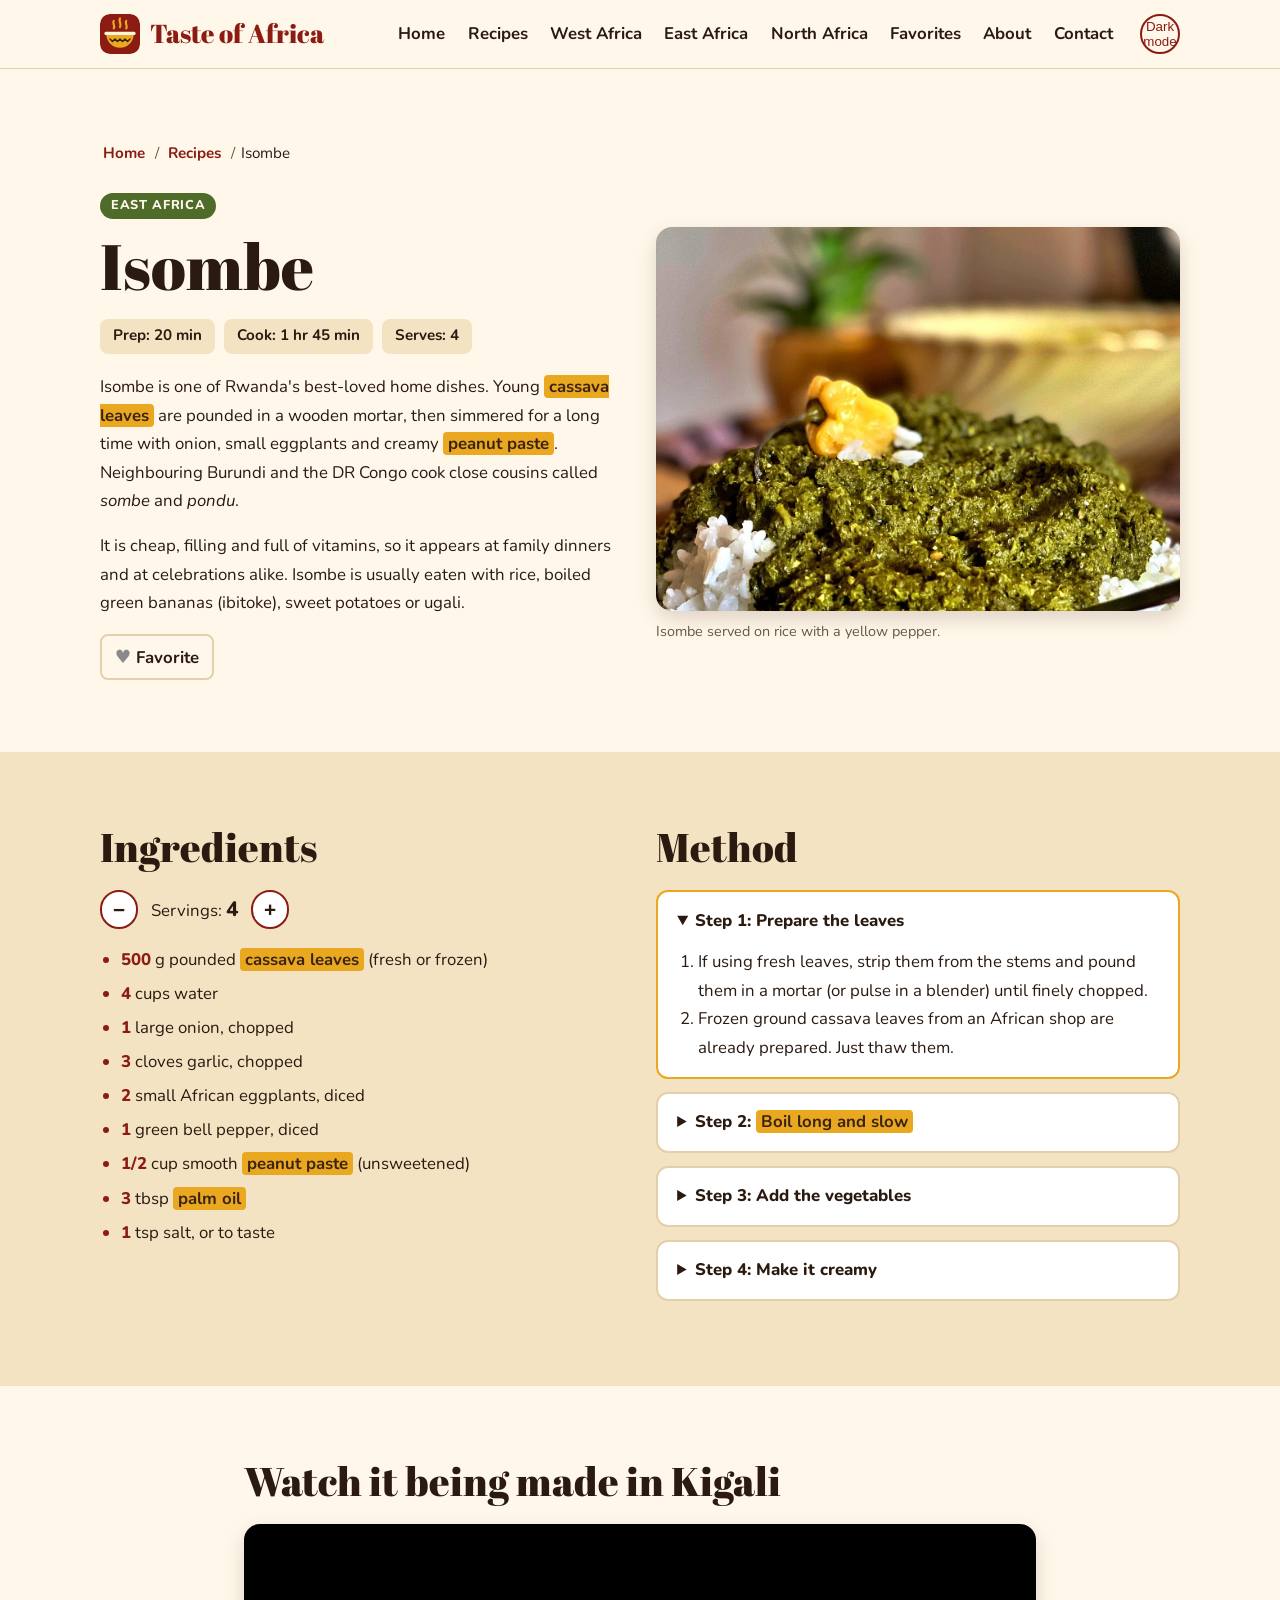
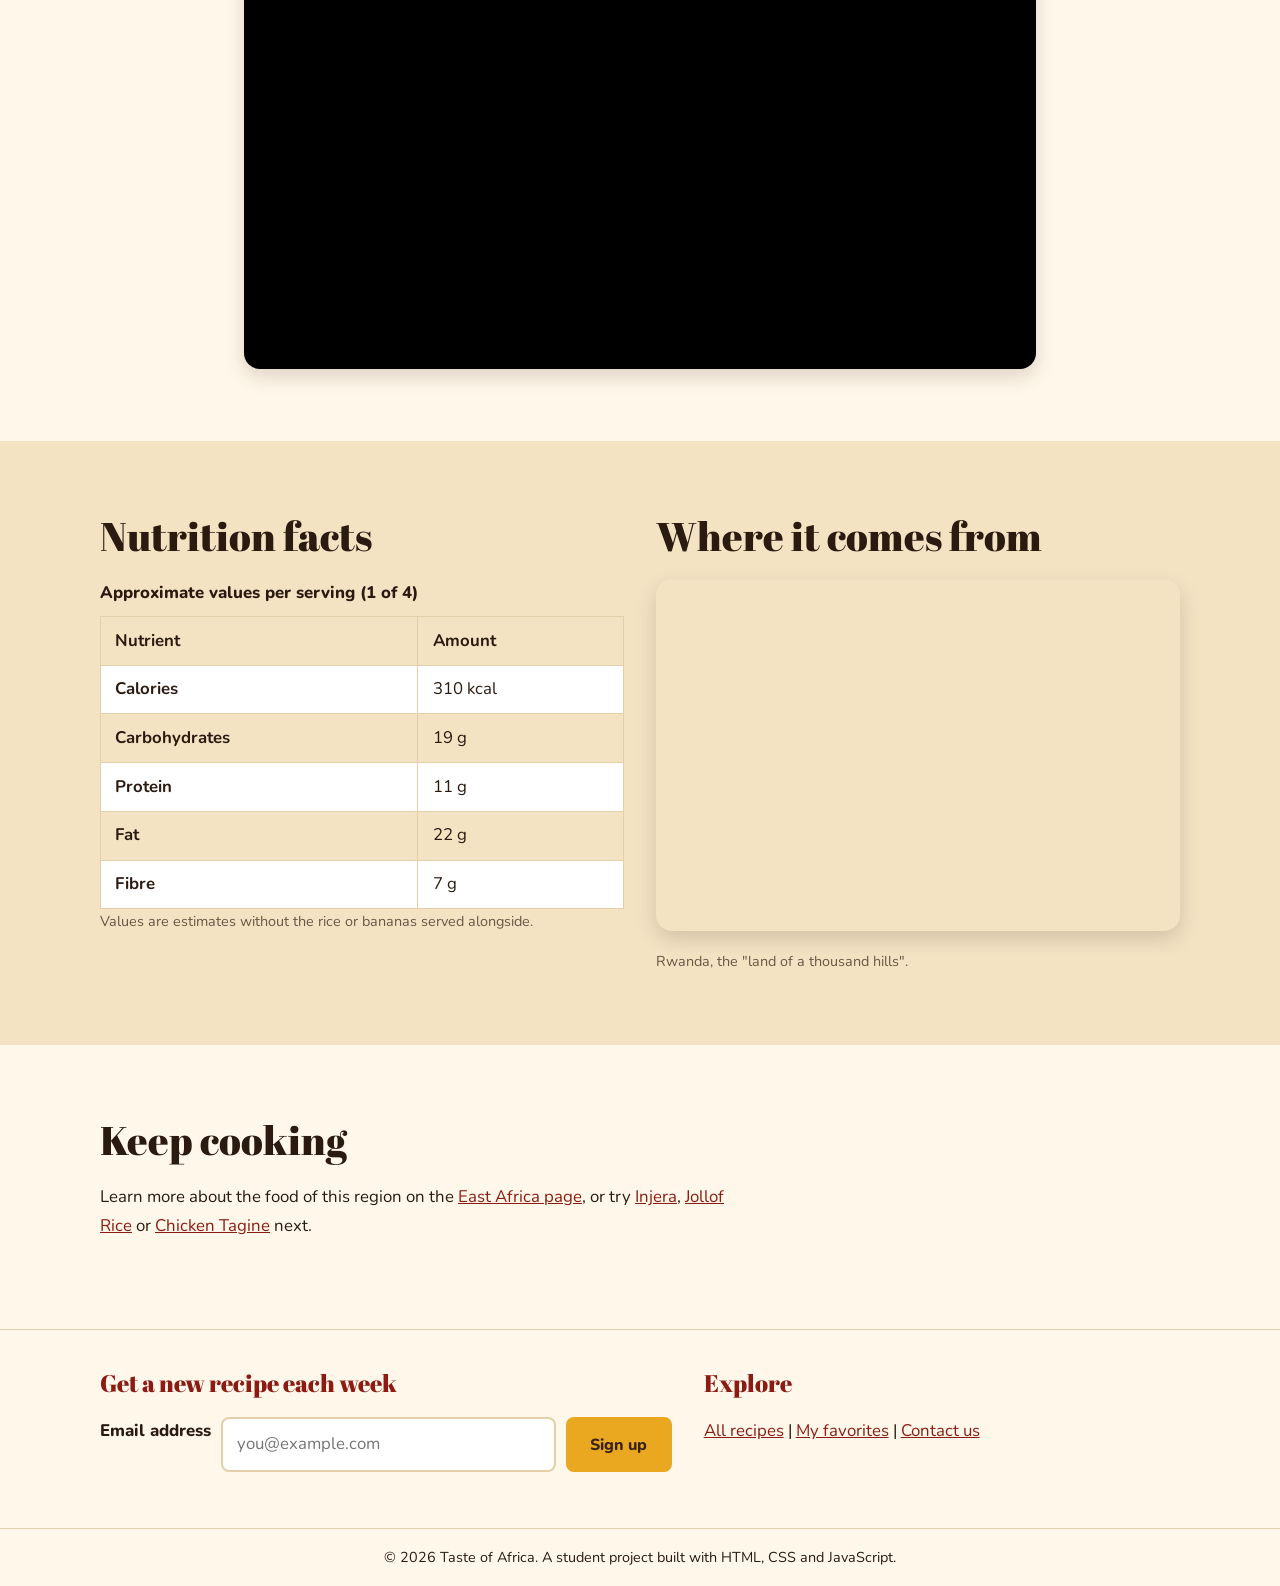
<file: isombe.html>
<!DOCTYPE html>
<html lang="en">
<head>
  <meta charset="UTF-8">
  <meta name="viewport" content="width=device-width, initial-scale=1.0">
  <meta name="description" content="How to cook Rwandan isombe (cassava leaves with peanut): ingredients, method, video and cultural background.">
  <title>Taste of Africa | Isombe</title>

  <!-- Google Fonts: Abril Fatface for headings, Nunito for body text -->
  <link rel="preconnect" href="https://fonts.googleapis.com">
  <link rel="preconnect" href="https://fonts.gstatic.com" crossorigin>
  <link href="https://fonts.googleapis.com/css2?family=Abril+Fatface&family=Nunito:wght@400;700;800&display=swap" rel="stylesheet">

  <!-- Logo shown on the browser tab -->
  <link rel="icon" href="images/logo.svg" type="image/svg+xml">
  <link rel="icon" href="images/favicon-32.png" sizes="32x32" type="image/png">
  <link rel="apple-touch-icon" href="images/apple-touch-icon.png">

  <link rel="stylesheet" href="styles.css?v=2">
  <script src="script.js?v=2" defer></script>
</head>
<body>
  <a class="skip-link" href="#main-content">Skip to main content</a>

  <header class="site-header">
    <div class="header-inner">
      <a class="logo" href="index.html"><img src="images/logo.svg" alt="" width="40" height="40">Taste of Africa</a>
      <nav aria-label="Main navigation">
        <ul>
          <li><a href="index.html">Home</a></li>
          <li><a href="recipes.html">Recipes</a></li>
          <li><a href="west-africa.html">West Africa</a></li>
          <li><a href="east-africa.html">East Africa</a></li>
          <li><a href="north-africa.html">North Africa</a></li>
          <li><a href="favorites.html">Favorites</a></li>
          <li><a href="about.html">About</a></li>
          <li><a href="contact.html">Contact</a></li>
        </ul>
      </nav>
      <button id="themeToggle" class="theme-toggle" type="button" aria-label="Switch to dark mode">Dark mode</button>
    </div>
  </header>

  <main id="main-content">

    <!-- Title, story and photo -->
    <section class="section" aria-labelledby="recipe-title">
      <div class="container">
        <nav class="breadcrumb" aria-label="Breadcrumb">
          <ol>
            <li><a href="index.html">Home</a></li>
            <li><a href="recipes.html">Recipes</a></li>
            <li aria-current="page">Isombe</li>
          </ol>
        </nav>

        <article class="recipe-hero">
          <div>
            <span class="tag">East Africa</span>
            <h1 id="recipe-title">Isombe</h1>
            <ul class="recipe-meta">
              <li>Prep: 20 min</li>
              <li>Cook: 1 hr 45 min</li>
              <li>Serves: 4</li>
            </ul>
            <p>Isombe is one of Rwanda's best-loved home dishes. Young <mark>cassava leaves</mark> are pounded in a wooden mortar, then simmered for a long time with onion, small eggplants and creamy <mark>peanut paste</mark>. Neighbouring Burundi and the DR Congo cook close cousins called <em>sombe</em> and <em>pondu</em>.</p>
            <p>It is cheap, filling and full of vitamins, so it appears at family dinners and at celebrations alike. Isombe is usually eaten with rice, boiled green bananas (ibitoke), sweet potatoes or ugali.</p>
            <button class="fav-btn" type="button" data-recipe-id="isombe" aria-pressed="false"><span class="heart" aria-hidden="true">&hearts;</span> <span class="fav-label">Favorite</span></button>
          </div>
          <figure>
            <img src="images/isombe.jpg" alt="A mound of green isombe served over white rice on a wooden plate">
            <figcaption>Isombe served on rice with a yellow pepper.</figcaption>
          </figure>
        </article>
      </div>
    </section>

    <!-- Ingredients and method -->
    <section class="section alt" aria-label="Ingredients and method">
      <div class="container two-col">

        <div>
          <h2>Ingredients</h2>
          <!-- script.js rescales every .qty using data-qty and data-base-servings -->
          <div class="servings" data-base-servings="4">
            <button type="button" data-change="-1" aria-label="Fewer servings">&minus;</button>
            <span>Servings: <span id="servingCount" aria-live="polite">4</span></span>
            <button type="button" data-change="1" aria-label="More servings">+</button>
          </div>
          <ul class="ingredients">
            <li><span class="qty" data-qty="500">500</span> g pounded <mark>cassava leaves</mark> (fresh or frozen)</li>
            <li><span class="qty" data-qty="4">4</span> cups water</li>
            <li><span class="qty" data-qty="1">1</span> large onion, chopped</li>
            <li><span class="qty" data-qty="3">3</span> cloves garlic, chopped</li>
            <li><span class="qty" data-qty="2">2</span> small African eggplants, diced</li>
            <li><span class="qty" data-qty="1">1</span> green bell pepper, diced</li>
            <li><span class="qty" data-qty="0.5">1/2</span> cup smooth <mark>peanut paste</mark> (unsweetened)</li>
            <li><span class="qty" data-qty="3">3</span> tbsp <mark>palm oil</mark></li>
            <li><span class="qty" data-qty="1">1</span> tsp salt, or to taste</li>
          </ul>
        </div>

        <div>
          <h2>Method</h2>
          <details open>
            <summary>Step 1: Prepare the leaves</summary>
            <ol>
              <li>If using fresh leaves, strip them from the stems and pound them in a mortar (or pulse in a blender) until finely chopped.</li>
              <li>Frozen ground cassava leaves from an African shop are already prepared. Just thaw them.</li>
            </ol>
          </details>
          <details>
            <summary>Step 2: <mark>Boil long and slow</mark></summary>
            <ol>
              <li>Put the leaves and water in a large pot and boil for at least 1 hour, stirring often.</li>
              <li>This step matters: raw cassava leaves are not safe to eat, and long boiling makes them safe and soft.</li>
            </ol>
          </details>
          <details>
            <summary>Step 3: Add the vegetables</summary>
            <ol>
              <li>Add the onion, garlic, eggplant and green pepper.</li>
              <li>Simmer for 20 minutes until the eggplant is soft.</li>
            </ol>
          </details>
          <details>
            <summary>Step 4: Make it creamy</summary>
            <ol>
              <li>Loosen the peanut paste with a ladle of the hot liquid, then stir it into the pot with the palm oil and salt.</li>
              <li>Simmer for 20 to 30 minutes, stirring so it does not stick, until thick and the oil shines on top.</li>
              <li>Serve hot with rice, boiled green bananas or sweet potatoes.</li>
            </ol>
          </details>
        </div>

      </div>
    </section>

    <!-- Video tutorial -->
    <section class="section" aria-labelledby="video-title">
      <div class="container media">
        <h2 id="video-title">Watch it being made in Kigali</h2>
        <div class="video-wrap">
          <iframe src="https://www.youtube.com/embed/AB5wq5qiwrM"
                  title="A chef in Kigali shows how to make isombe, cassava leaf stew"
                  loading="lazy"
                  allow="accelerometer; encrypted-media; gyroscope; picture-in-picture"
                  allowfullscreen></iframe>
        </div>
      </div>
    </section>

    <!-- Nutrition and map -->
    <section class="section alt" aria-label="Nutrition and origin">
      <div class="container two-col">
        <div>
          <h2>Nutrition facts</h2>
          <div class="table-wrap">
            <table>
              <caption>Approximate values per serving (1 of 4)</caption>
              <thead>
                <tr><th scope="col">Nutrient</th><th scope="col">Amount</th></tr>
              </thead>
              <tbody>
                <tr><th scope="row">Calories</th><td>310 kcal</td></tr>
                <tr><th scope="row">Carbohydrates</th><td>19 g</td></tr>
                <tr><th scope="row">Protein</th><td>11 g</td></tr>
                <tr><th scope="row">Fat</th><td>22 g</td></tr>
                <tr><th scope="row">Fibre</th><td>7 g</td></tr>
              </tbody>
            </table>
          </div>
          <p class="note">Values are estimates without the rice or bananas served alongside.</p>
        </div>
        <div>
          <h2>Where it comes from</h2>
          <figure class="map-wrap">
            <iframe src="https://maps.google.com/maps?q=Rwanda&amp;z=7&amp;output=embed"
                    title="Map of Rwanda, the home of isombe"
                    loading="lazy"
                    referrerpolicy="no-referrer-when-downgrade"></iframe>
            <figcaption>Rwanda, the "land of a thousand hills".</figcaption>
          </figure>
        </div>
      </div>
    </section>

    <section class="section" aria-labelledby="more-title">
      <div class="container">
        <h2 id="more-title">Keep cooking</h2>
        <p>Learn more about the food of this region on the <a href="east-africa.html">East Africa page</a>, or try <a href="injera.html">Injera</a>, <a href="jollof-rice.html">Jollof Rice</a> or <a href="tagine.html">Chicken Tagine</a> next.</p>
      </div>
    </section>

  </main>

  <footer class="site-footer">
    <div class="footer-inner">
      <div class="newsletter">
        <h2>Get a new recipe each week</h2>
        <form id="newsletterForm" novalidate>
          <label for="newsletterEmail">Email address</label>
          <input type="email" id="newsletterEmail" name="email" placeholder="you@example.com" required>
          <button class="btn" type="submit">Sign up</button>
        </form>
        <p id="newsletterMessage" role="status"></p>
      </div>
      <div>
        <h2>Explore</h2>
        <p><a href="recipes.html">All recipes</a> | <a href="favorites.html">My favorites</a> | <a href="contact.html">Contact us</a></p>
      </div>
    </div>
    <p class="copyright">&copy; 2026 Taste of Africa. A student project built with HTML, CSS and JavaScript.</p>
  </footer>
</body>
</html>
</file>
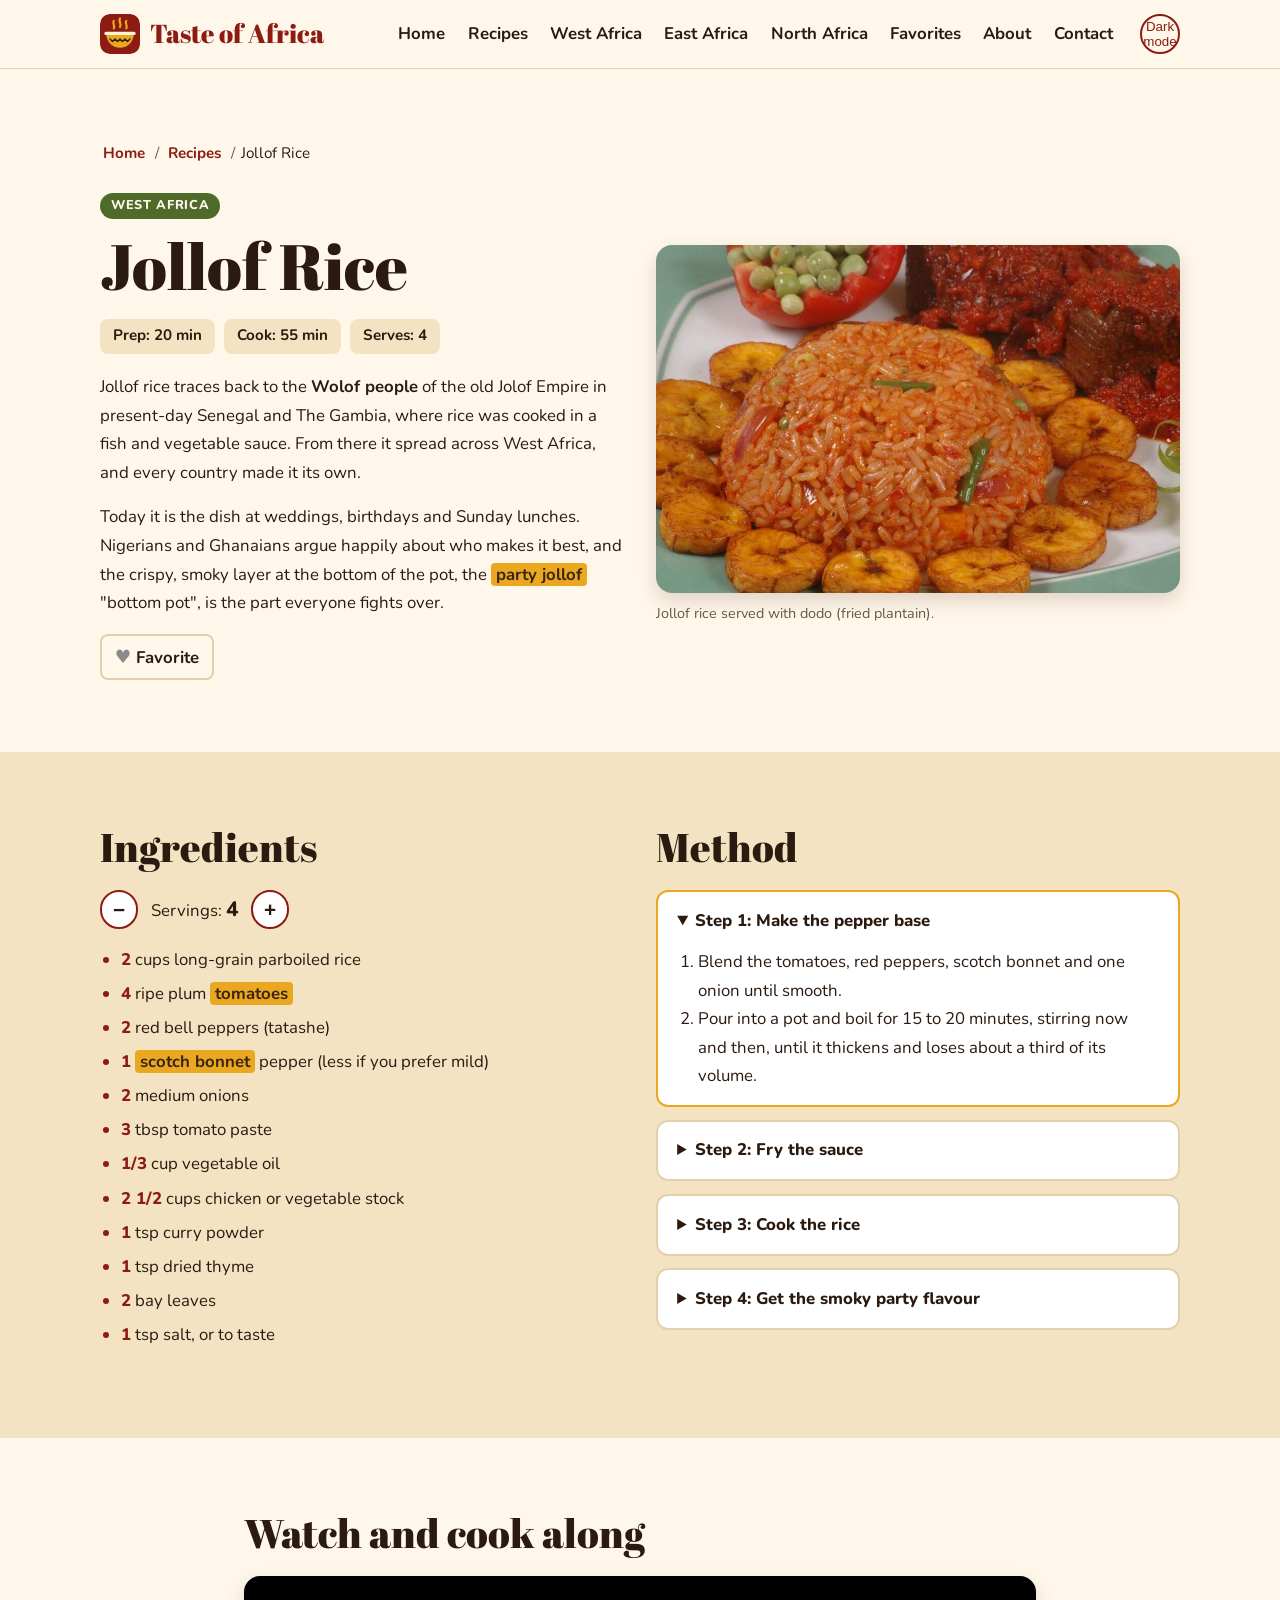
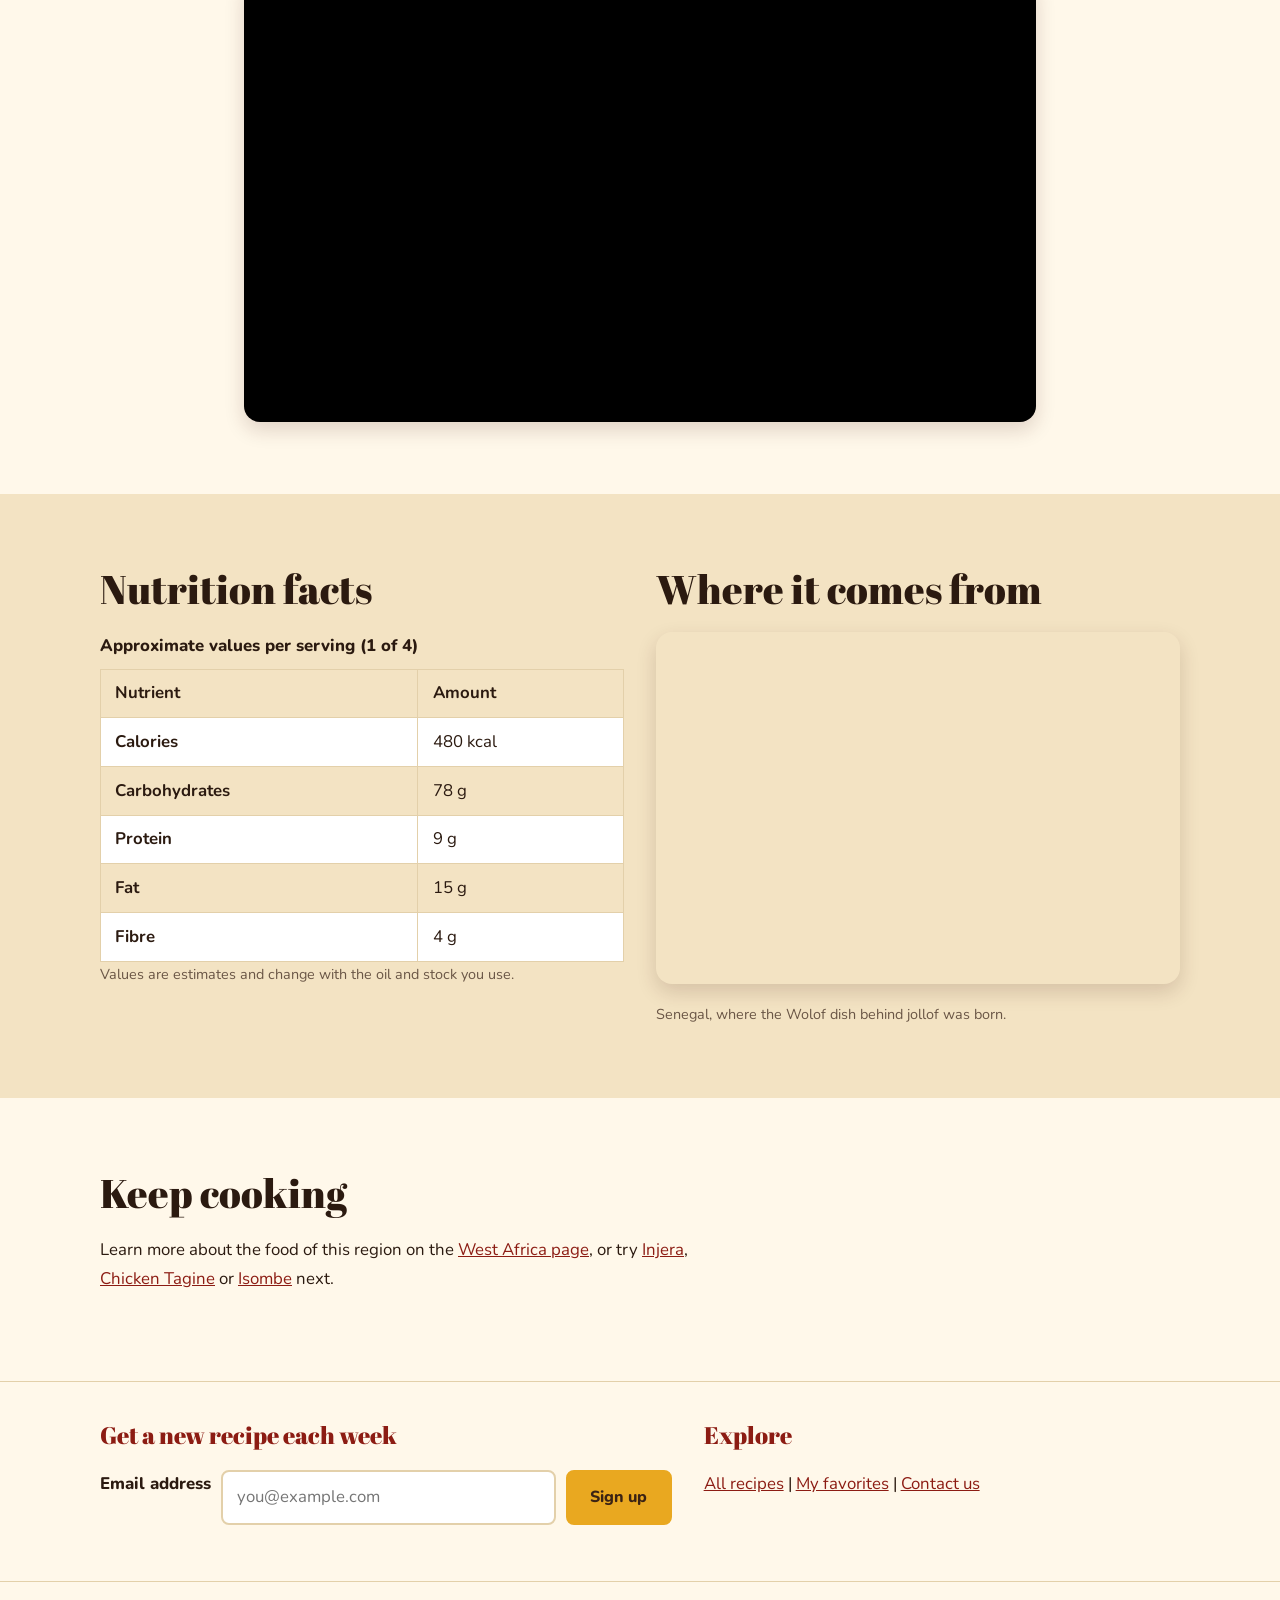
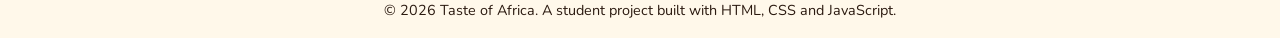
<file: jollof-rice.html>
<!DOCTYPE html>
<html lang="en">
<head>
  <meta charset="UTF-8">
  <meta name="viewport" content="width=device-width, initial-scale=1.0">
  <meta name="description" content="How to cook West African Jollof Rice: ingredients, step-by-step method, video tutorial and the story behind the dish.">
  <title>Taste of Africa | Jollof Rice</title>

  <!-- Google Fonts: Abril Fatface for headings, Nunito for body text -->
  <link rel="preconnect" href="https://fonts.googleapis.com">
  <link rel="preconnect" href="https://fonts.gstatic.com" crossorigin>
  <link href="https://fonts.googleapis.com/css2?family=Abril+Fatface&family=Nunito:wght@400;700;800&display=swap" rel="stylesheet">

  <!-- Logo shown on the browser tab -->
  <link rel="icon" href="images/logo.svg" type="image/svg+xml">
  <link rel="icon" href="images/favicon-32.png" sizes="32x32" type="image/png">
  <link rel="apple-touch-icon" href="images/apple-touch-icon.png">

  <link rel="stylesheet" href="styles.css?v=2">
  <script src="script.js?v=2" defer></script>
</head>
<body>
  <a class="skip-link" href="#main-content">Skip to main content</a>

  <header class="site-header">
    <div class="header-inner">
      <a class="logo" href="index.html"><img src="images/logo.svg" alt="" width="40" height="40">Taste of Africa</a>
      <nav aria-label="Main navigation">
        <ul>
          <li><a href="index.html">Home</a></li>
          <li><a href="recipes.html">Recipes</a></li>
          <li><a href="west-africa.html">West Africa</a></li>
          <li><a href="east-africa.html">East Africa</a></li>
          <li><a href="north-africa.html">North Africa</a></li>
          <li><a href="favorites.html">Favorites</a></li>
          <li><a href="about.html">About</a></li>
          <li><a href="contact.html">Contact</a></li>
        </ul>
      </nav>
      <button id="themeToggle" class="theme-toggle" type="button" aria-label="Switch to dark mode">Dark mode</button>
    </div>
  </header>

  <main id="main-content">

    <!-- Title, story and photo -->
    <section class="section" aria-labelledby="recipe-title">
      <div class="container">
        <nav class="breadcrumb" aria-label="Breadcrumb">
          <ol>
            <li><a href="index.html">Home</a></li>
            <li><a href="recipes.html">Recipes</a></li>
            <li aria-current="page">Jollof Rice</li>
          </ol>
        </nav>

        <article class="recipe-hero">
          <div>
            <span class="tag">West Africa</span>
            <h1 id="recipe-title">Jollof Rice</h1>
            <ul class="recipe-meta">
              <li>Prep: 20 min</li>
              <li>Cook: 55 min</li>
              <li>Serves: 4</li>
            </ul>
            <p>Jollof rice traces back to the <strong>Wolof people</strong> of the old Jolof Empire in present-day Senegal and The Gambia, where rice was cooked in a fish and vegetable sauce. From there it spread across West Africa, and every country made it its own.</p>
            <p>Today it is the dish at weddings, birthdays and Sunday lunches. Nigerians and Ghanaians argue happily about who makes it best, and the crispy, smoky layer at the bottom of the pot, the <mark>party jollof</mark> "bottom pot", is the part everyone fights over.</p>
            <button class="fav-btn" type="button" data-recipe-id="jollof-rice" aria-pressed="false"><span class="heart" aria-hidden="true">&hearts;</span> <span class="fav-label">Favorite</span></button>
          </div>
          <figure>
            <img src="images/jollof-rice.jpg" alt="A plate of red jollof rice served with fried plantain">
            <figcaption>Jollof rice served with dodo (fried plantain).</figcaption>
          </figure>
        </article>
      </div>
    </section>

    <!-- Ingredients and method -->
    <section class="section alt" aria-label="Ingredients and method">
      <div class="container two-col">

        <div>
          <h2>Ingredients</h2>
          <!-- script.js rescales every .qty using data-qty and data-base-servings -->
          <div class="servings" data-base-servings="4">
            <button type="button" data-change="-1" aria-label="Fewer servings">&minus;</button>
            <span>Servings: <span id="servingCount" aria-live="polite">4</span></span>
            <button type="button" data-change="1" aria-label="More servings">+</button>
          </div>
          <ul class="ingredients">
            <li><span class="qty" data-qty="2">2</span> cups long-grain parboiled rice</li>
            <li><span class="qty" data-qty="4">4</span> ripe plum <mark>tomatoes</mark></li>
            <li><span class="qty" data-qty="2">2</span> red bell peppers (tatashe)</li>
            <li><span class="qty" data-qty="1">1</span> <mark>scotch bonnet</mark> pepper (less if you prefer mild)</li>
            <li><span class="qty" data-qty="2">2</span> medium onions</li>
            <li><span class="qty" data-qty="3">3</span> tbsp tomato paste</li>
            <li><span class="qty" data-qty="0.33">1/3</span> cup vegetable oil</li>
            <li><span class="qty" data-qty="2.5">2 1/2</span> cups chicken or vegetable stock</li>
            <li><span class="qty" data-qty="1">1</span> tsp curry powder</li>
            <li><span class="qty" data-qty="1">1</span> tsp dried thyme</li>
            <li><span class="qty" data-qty="2">2</span> bay leaves</li>
            <li><span class="qty" data-qty="1">1</span> tsp salt, or to taste</li>
          </ul>
        </div>

        <div>
          <h2>Method</h2>
          <details open>
            <summary>Step 1: Make the pepper base</summary>
            <ol>
              <li>Blend the tomatoes, red peppers, scotch bonnet and one onion until smooth.</li>
              <li>Pour into a pot and boil for 15 to 20 minutes, stirring now and then, until it thickens and loses about a third of its volume.</li>
            </ol>
          </details>
          <details>
            <summary>Step 2: Fry the sauce</summary>
            <ol>
              <li>Heat the oil in a heavy pot and fry the second onion, sliced, for 3 minutes.</li>
              <li>Add the tomato paste and fry for 5 minutes until it darkens. This removes the sour taste.</li>
              <li>Stir in the reduced pepper base, curry powder, thyme, bay leaves and salt. Fry for 10 minutes until the oil rises to the top.</li>
            </ol>
          </details>
          <details>
            <summary>Step 3: Cook the rice</summary>
            <ol>
              <li>Wash the rice until the water runs clear, then stir it into the sauce with the stock.</li>
              <li>Cover the pot with foil, then the lid, to trap the steam.</li>
              <li>Cook on low heat for 25 to 30 minutes. Stir only once or twice so the grains stay whole.</li>
            </ol>
          </details>
          <details>
            <summary>Step 4: Get the smoky party flavour</summary>
            <ol>
              <li>When the rice is soft, turn the heat up for the last 3 to 5 minutes without stirring.</li>
              <li>The bottom layer toasts and gives the whole pot a <mark>smoky</mark> taste.</li>
              <li>Serve with fried plantain, coleslaw and grilled chicken or fish.</li>
            </ol>
          </details>
        </div>

      </div>
    </section>

    <!-- Video tutorial -->
    <section class="section" aria-labelledby="video-title">
      <div class="container media">
        <h2 id="video-title">Watch and cook along</h2>
        <div class="video-wrap">
          <iframe src="https://www.youtube.com/embed/aTsja75ACB4"
                  title="How to make perfect Nigerian jollof rice, video tutorial"
                  loading="lazy"
                  allow="accelerometer; encrypted-media; gyroscope; picture-in-picture"
                  allowfullscreen></iframe>
        </div>
      </div>
    </section>

    <!-- Nutrition and map -->
    <section class="section alt" aria-label="Nutrition and origin">
      <div class="container two-col">
        <div>
          <h2>Nutrition facts</h2>
          <div class="table-wrap">
            <table>
              <caption>Approximate values per serving (1 of 4)</caption>
              <thead>
                <tr><th scope="col">Nutrient</th><th scope="col">Amount</th></tr>
              </thead>
              <tbody>
                <tr><th scope="row">Calories</th><td>480 kcal</td></tr>
                <tr><th scope="row">Carbohydrates</th><td>78 g</td></tr>
                <tr><th scope="row">Protein</th><td>9 g</td></tr>
                <tr><th scope="row">Fat</th><td>15 g</td></tr>
                <tr><th scope="row">Fibre</th><td>4 g</td></tr>
              </tbody>
            </table>
          </div>
          <p class="note">Values are estimates and change with the oil and stock you use.</p>
        </div>
        <div>
          <h2>Where it comes from</h2>
          <figure class="map-wrap">
            <iframe src="https://maps.google.com/maps?q=Senegal&amp;z=6&amp;output=embed"
                    title="Map of Senegal, the home of the original Jolof Empire"
                    loading="lazy"
                    referrerpolicy="no-referrer-when-downgrade"></iframe>
            <figcaption>Senegal, where the Wolof dish behind jollof was born.</figcaption>
          </figure>
        </div>
      </div>
    </section>

    <section class="section" aria-labelledby="more-title">
      <div class="container">
        <h2 id="more-title">Keep cooking</h2>
        <p>Learn more about the food of this region on the <a href="west-africa.html">West Africa page</a>, or try <a href="injera.html">Injera</a>, <a href="tagine.html">Chicken Tagine</a> or <a href="isombe.html">Isombe</a> next.</p>
      </div>
    </section>

  </main>

  <footer class="site-footer">
    <div class="footer-inner">
      <div class="newsletter">
        <h2>Get a new recipe each week</h2>
        <form id="newsletterForm" novalidate>
          <label for="newsletterEmail">Email address</label>
          <input type="email" id="newsletterEmail" name="email" placeholder="you@example.com" required>
          <button class="btn" type="submit">Sign up</button>
        </form>
        <p id="newsletterMessage" role="status"></p>
      </div>
      <div>
        <h2>Explore</h2>
        <p><a href="recipes.html">All recipes</a> | <a href="favorites.html">My favorites</a> | <a href="contact.html">Contact us</a></p>
      </div>
    </div>
    <p class="copyright">&copy; 2026 Taste of Africa. A student project built with HTML, CSS and JavaScript.</p>
  </footer>
</body>
</html>
</file>
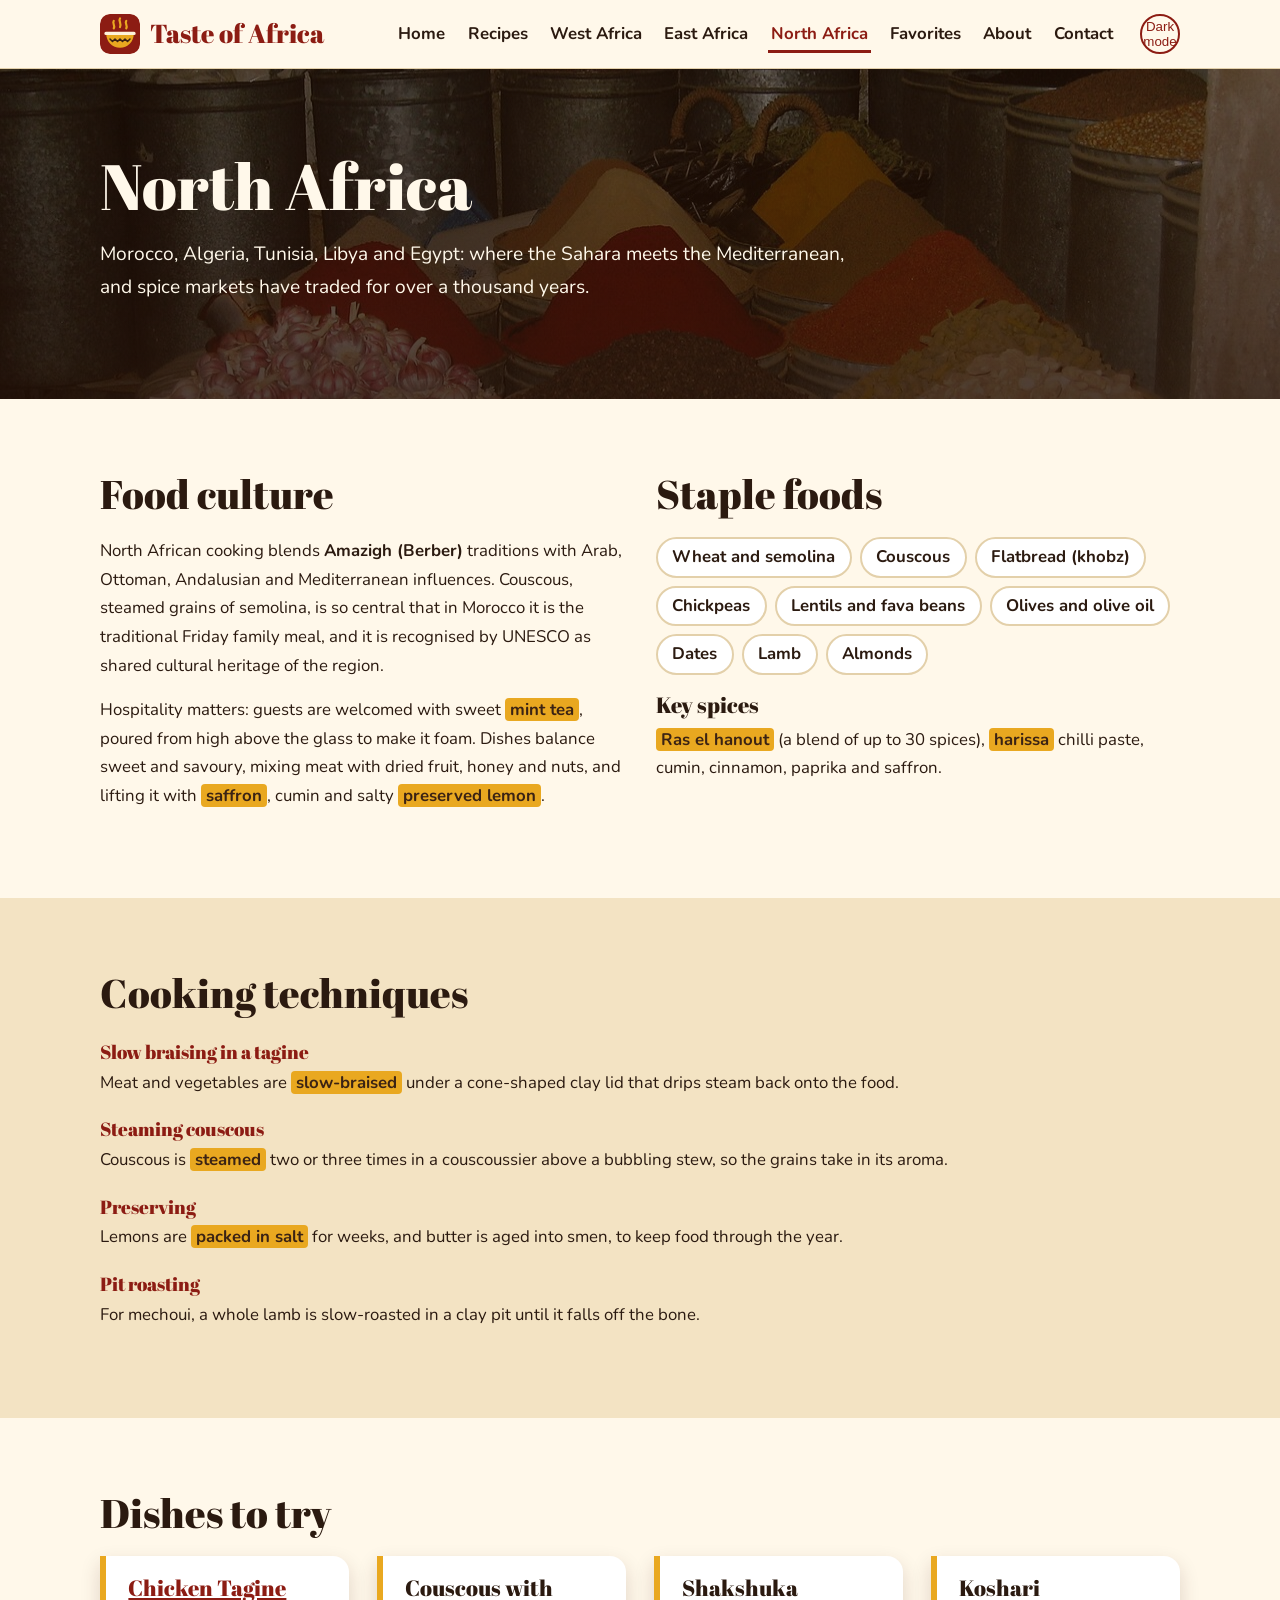
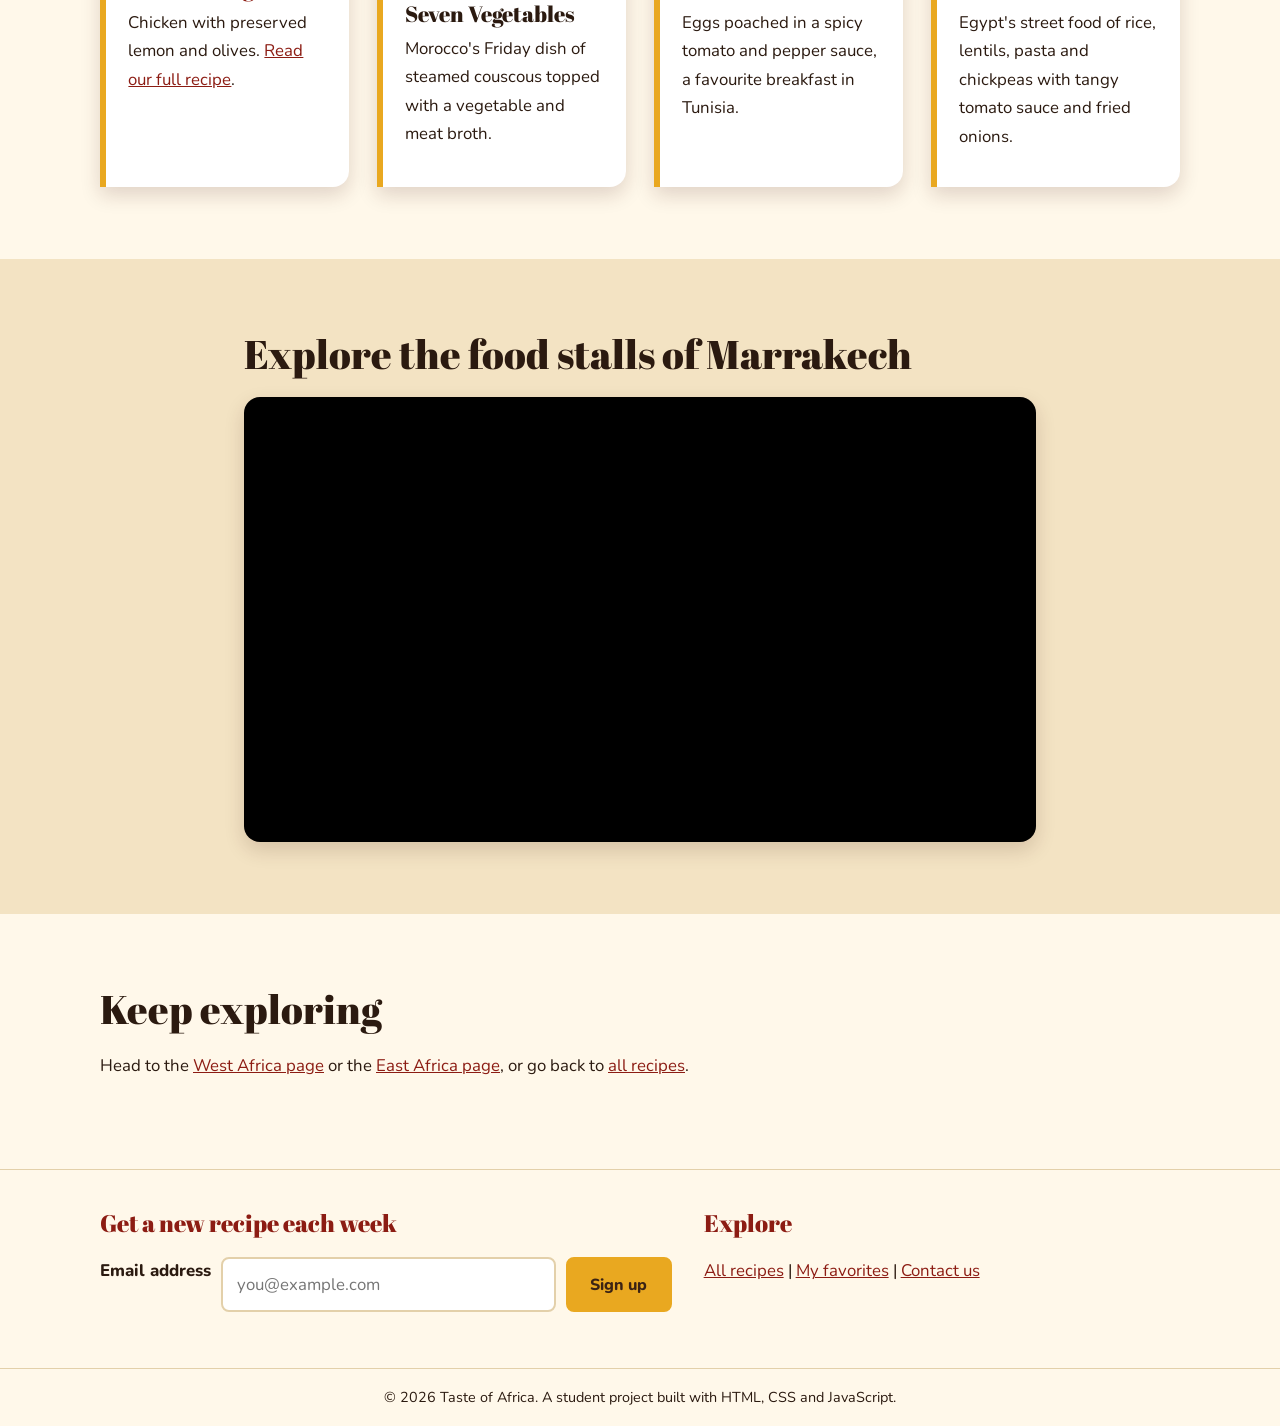
<file: north-africa.html>
<!DOCTYPE html>
<html lang="en">
<head>
  <meta charset="UTF-8">
  <meta name="viewport" content="width=device-width, initial-scale=1.0">
  <meta name="description" content="North African food culture: staples, spices, cooking techniques and signature dishes from Morocco, Algeria, Tunisia, Libya and Egypt.">
  <title>Taste of Africa | North Africa</title>

  <!-- Google Fonts: Abril Fatface for headings, Nunito for body text -->
  <link rel="preconnect" href="https://fonts.googleapis.com">
  <link rel="preconnect" href="https://fonts.gstatic.com" crossorigin>
  <link href="https://fonts.googleapis.com/css2?family=Abril+Fatface&family=Nunito:wght@400;700;800&display=swap" rel="stylesheet">

  <!-- Logo shown on the browser tab -->
  <link rel="icon" href="images/logo.svg" type="image/svg+xml">
  <link rel="icon" href="images/favicon-32.png" sizes="32x32" type="image/png">
  <link rel="apple-touch-icon" href="images/apple-touch-icon.png">

  <link rel="stylesheet" href="styles.css?v=2">
  <script src="script.js?v=2" defer></script>
</head>
<body>
  <a class="skip-link" href="#main-content">Skip to main content</a>

  <header class="site-header">
    <div class="header-inner">
      <a class="logo" href="index.html"><img src="images/logo.svg" alt="" width="40" height="40">Taste of Africa</a>
      <nav aria-label="Main navigation">
        <ul>
          <li><a href="index.html">Home</a></li>
          <li><a href="recipes.html">Recipes</a></li>
          <li><a href="west-africa.html">West Africa</a></li>
          <li><a href="east-africa.html">East Africa</a></li>
          <li><a href="north-africa.html" aria-current="page">North Africa</a></li>
          <li><a href="favorites.html">Favorites</a></li>
          <li><a href="about.html">About</a></li>
          <li><a href="contact.html">Contact</a></li>
        </ul>
      </nav>
      <button id="themeToggle" class="theme-toggle" type="button" aria-label="Switch to dark mode">Dark mode</button>
    </div>
  </header>

  <main id="main-content">

    <section class="page-header north" aria-labelledby="page-title">
      <div class="container hero-text">
        <h1 id="page-title">North Africa</h1>
        <p>Morocco, Algeria, Tunisia, Libya and Egypt: where the Sahara meets the Mediterranean, and spice markets have traded for over a thousand years.</p>
      </div>
    </section>

    <!-- Food culture and staples -->
    <section class="section" aria-label="Food culture and staples">
      <div class="container two-col">
        <article>
          <h2>Food culture</h2>
          <p>North African cooking blends <strong>Amazigh (Berber)</strong> traditions with Arab, Ottoman, Andalusian and Mediterranean influences. Couscous, steamed grains of semolina, is so central that in Morocco it is the traditional Friday family meal, and it is recognised by UNESCO as shared cultural heritage of the region.</p>
          <p>Hospitality matters: guests are welcomed with sweet <mark>mint tea</mark>, poured from high above the glass to make it foam. Dishes balance sweet and savoury, mixing meat with dried fruit, honey and nuts, and lifting it with <mark>saffron</mark>, cumin and salty <mark>preserved lemon</mark>.</p>
        </article>
        <article>
          <h2>Staple foods</h2>
          <ul class="pill-list">
            <li>Wheat and semolina</li>
            <li>Couscous</li>
            <li>Flatbread (khobz)</li>
            <li>Chickpeas</li>
            <li>Lentils and fava beans</li>
            <li>Olives and olive oil</li>
            <li>Dates</li>
            <li>Lamb</li>
            <li>Almonds</li>
          </ul>
          <h3>Key spices</h3>
          <p><mark>Ras el hanout</mark> (a blend of up to 30 spices), <mark>harissa</mark> chilli paste, cumin, cinnamon, paprika and saffron.</p>
        </article>
      </div>
    </section>

    <!-- Cooking techniques -->
    <section class="section alt" aria-labelledby="techniques-title">
      <div class="container">
        <h2 id="techniques-title">Cooking techniques</h2>
        <dl class="techniques">
          <dt>Slow braising in a tagine</dt>
          <dd>Meat and vegetables are <mark>slow-braised</mark> under a cone-shaped clay lid that drips steam back onto the food.</dd>
          <dt>Steaming couscous</dt>
          <dd>Couscous is <mark>steamed</mark> two or three times in a couscoussier above a bubbling stew, so the grains take in its aroma.</dd>
          <dt>Preserving</dt>
          <dd>Lemons are <mark>packed in salt</mark> for weeks, and butter is aged into smen, to keep food through the year.</dd>
          <dt>Pit roasting</dt>
          <dd>For mechoui, a whole lamb is slow-roasted in a clay pit until it falls off the bone.</dd>
        </dl>
      </div>
    </section>

    <!-- Example dishes -->
    <section class="section" aria-labelledby="dishes-title">
      <div class="container">
        <h2 id="dishes-title">Dishes to try</h2>
        <div class="card-grid">
          <article class="trend">
            <h3><a href="tagine.html">Chicken Tagine</a></h3>
            <p>Chicken with preserved lemon and olives. <a href="tagine.html">Read our full recipe</a>.</p>
          </article>
          <article class="trend">
            <h3>Couscous with Seven Vegetables</h3>
            <p>Morocco's Friday dish of steamed couscous topped with a vegetable and meat broth.</p>
          </article>
          <article class="trend">
            <h3>Shakshuka</h3>
            <p>Eggs poached in a spicy tomato and pepper sauce, a favourite breakfast in Tunisia.</p>
          </article>
          <article class="trend">
            <h3>Koshari</h3>
            <p>Egypt's street food of rice, lentils, pasta and chickpeas with tangy tomato sauce and fried onions.</p>
          </article>
        </div>
      </div>
    </section>

    <!-- Video -->
    <section class="section alt" aria-labelledby="video-title">
      <div class="container media">
        <h2 id="video-title">Explore the food stalls of Marrakech</h2>
        <div class="video-wrap">
          <iframe src="https://www.youtube.com/embed/0vJvqlmUAtg"
                  title="Moroccan street food tour in Marrakech"
                  loading="lazy"
                  allow="accelerometer; encrypted-media; gyroscope; picture-in-picture"
                  allowfullscreen></iframe>
        </div>
      </div>
    </section>

    <section class="section" aria-labelledby="more-title">
      <div class="container">
        <h2 id="more-title">Keep exploring</h2>
        <p>Head to the <a href="west-africa.html">West Africa page</a> or the <a href="east-africa.html">East Africa page</a>, or go back to <a href="recipes.html">all recipes</a>.</p>
      </div>
    </section>

  </main>

  <footer class="site-footer">
    <div class="footer-inner">
      <div class="newsletter">
        <h2>Get a new recipe each week</h2>
        <form id="newsletterForm" novalidate>
          <label for="newsletterEmail">Email address</label>
          <input type="email" id="newsletterEmail" name="email" placeholder="you@example.com" required>
          <button class="btn" type="submit">Sign up</button>
        </form>
        <p id="newsletterMessage" role="status"></p>
      </div>
      <div>
        <h2>Explore</h2>
        <p><a href="recipes.html">All recipes</a> | <a href="favorites.html">My favorites</a> | <a href="contact.html">Contact us</a></p>
      </div>
    </div>
    <p class="copyright">&copy; 2026 Taste of Africa. A student project built with HTML, CSS and JavaScript.</p>
  </footer>
</body>
</html>
</file>
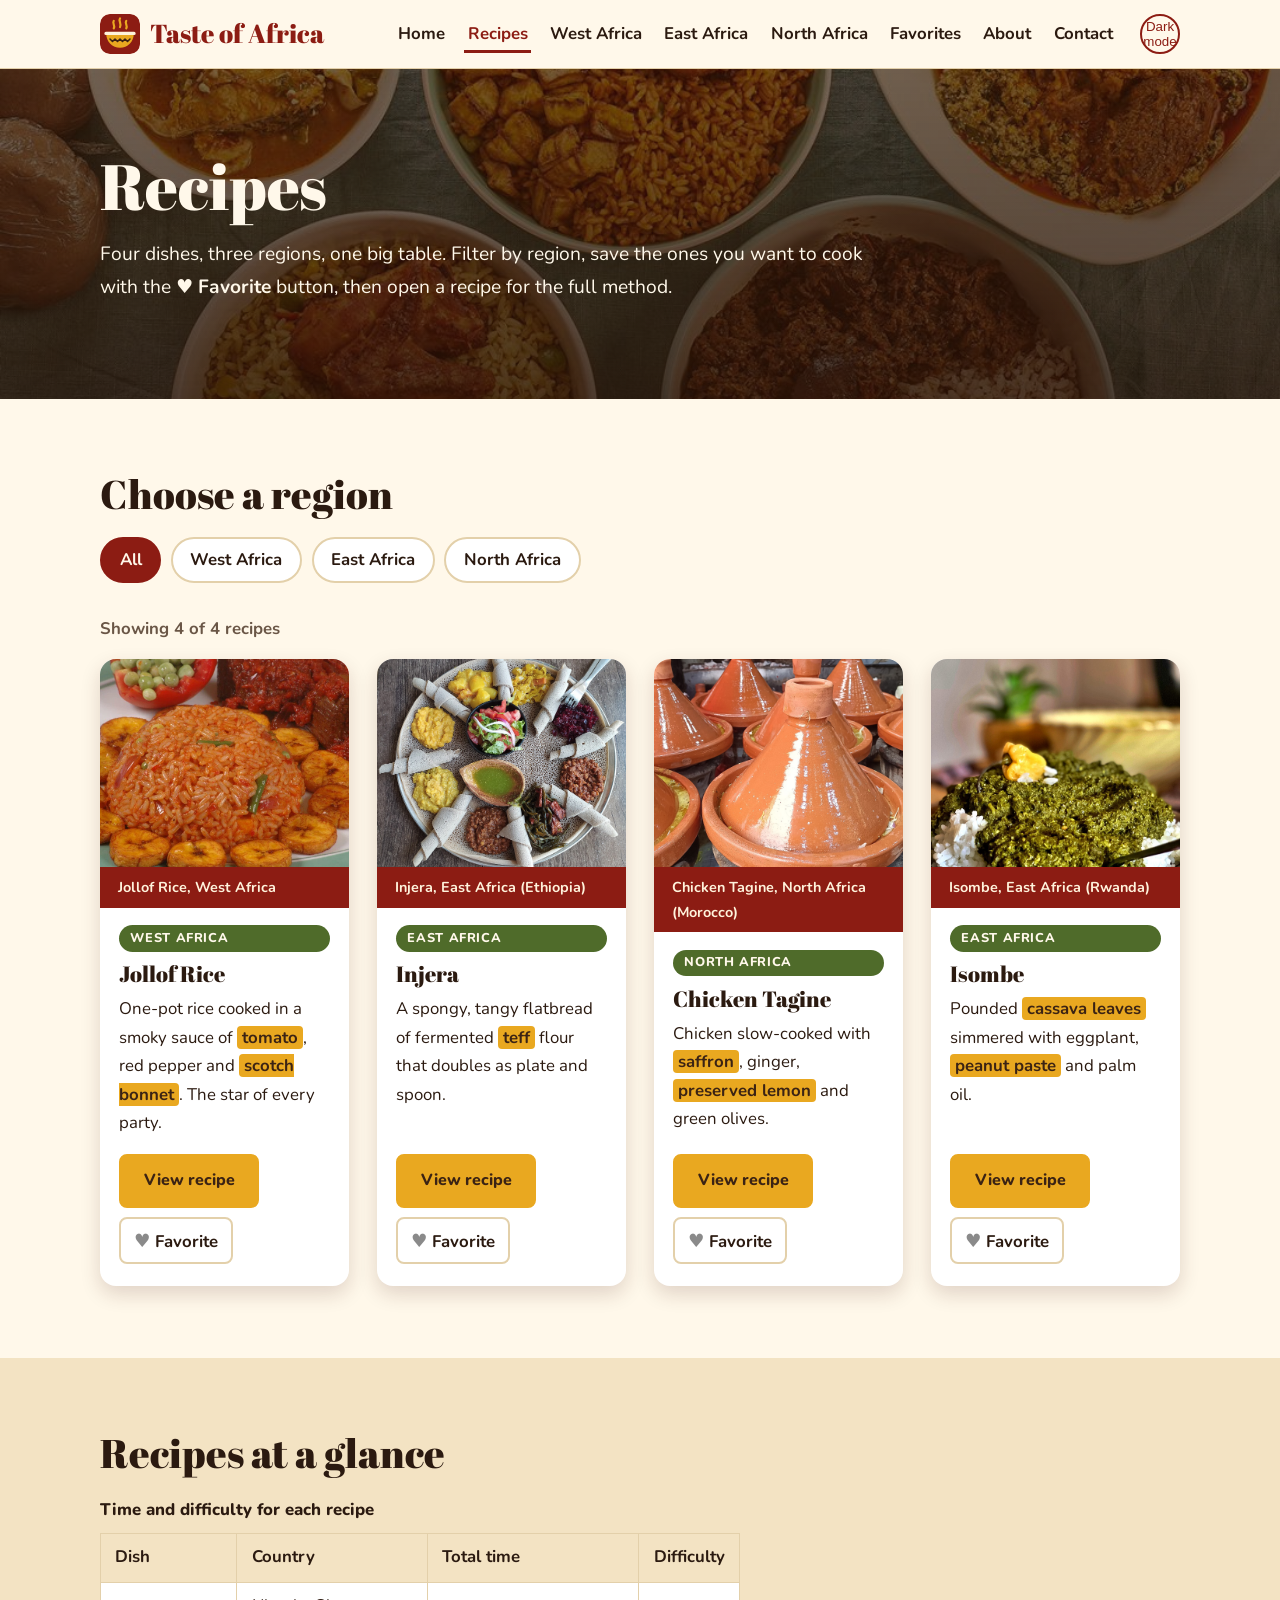
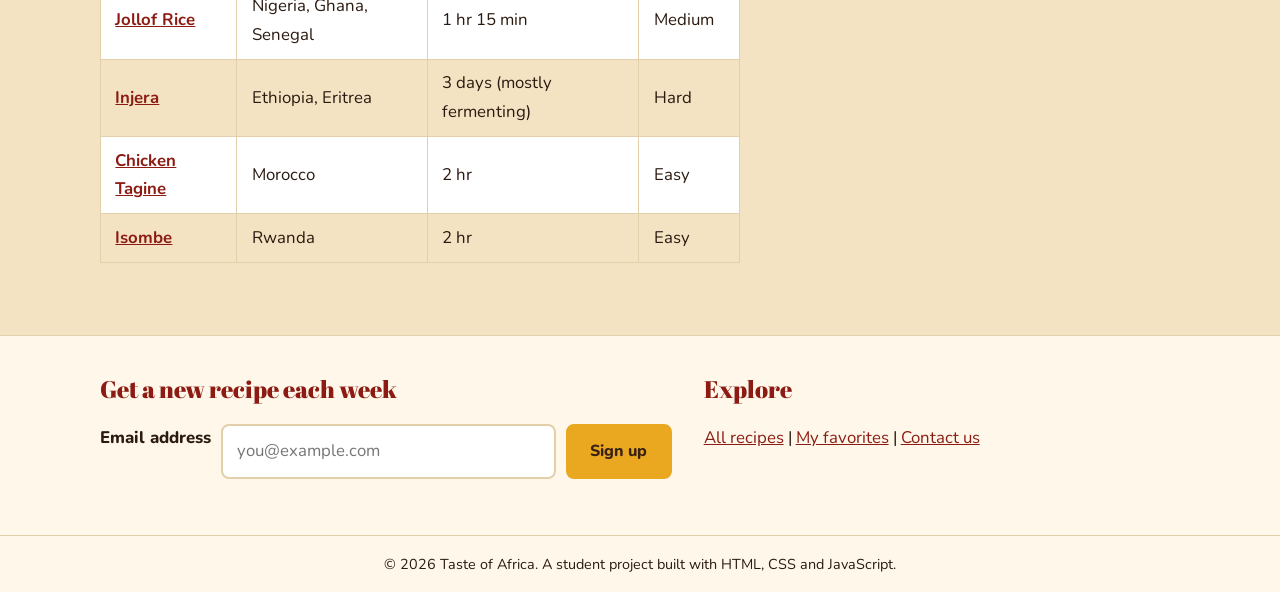
<file: recipes.html>
<!DOCTYPE html>
<html lang="en">
<head>
  <meta charset="UTF-8">
  <meta name="viewport" content="width=device-width, initial-scale=1.0">
  <meta name="description" content="Browse and filter African recipes by region: Jollof Rice, Injera, Chicken Tagine and Isombe.">
  <title>Taste of Africa | Recipes</title>

  <!-- Google Fonts: Abril Fatface for headings, Nunito for body text -->
  <link rel="preconnect" href="https://fonts.googleapis.com">
  <link rel="preconnect" href="https://fonts.gstatic.com" crossorigin>
  <link href="https://fonts.googleapis.com/css2?family=Abril+Fatface&family=Nunito:wght@400;700;800&display=swap" rel="stylesheet">

  <!-- Logo shown on the browser tab -->
  <link rel="icon" href="images/logo.svg" type="image/svg+xml">
  <link rel="icon" href="images/favicon-32.png" sizes="32x32" type="image/png">
  <link rel="apple-touch-icon" href="images/apple-touch-icon.png">

  <link rel="stylesheet" href="styles.css?v=2">
  <script src="script.js?v=2" defer></script>
</head>
<body>
  <a class="skip-link" href="#main-content">Skip to main content</a>

  <header class="site-header">
    <div class="header-inner">
      <a class="logo" href="index.html"><img src="images/logo.svg" alt="" width="40" height="40">Taste of Africa</a>
      <nav aria-label="Main navigation">
        <ul>
          <li><a href="index.html">Home</a></li>
          <li><a href="recipes.html" aria-current="page">Recipes</a></li>
          <li><a href="west-africa.html">West Africa</a></li>
          <li><a href="east-africa.html">East Africa</a></li>
          <li><a href="north-africa.html">North Africa</a></li>
          <li><a href="favorites.html">Favorites</a></li>
          <li><a href="about.html">About</a></li>
          <li><a href="contact.html">Contact</a></li>
        </ul>
      </nav>
      <button id="themeToggle" class="theme-toggle" type="button" aria-label="Switch to dark mode">Dark mode</button>
    </div>
  </header>

  <main id="main-content">

    <section class="page-header" aria-labelledby="page-title">
      <div class="container hero-text">
        <h1 id="page-title">Recipes</h1>
        <p>Four dishes, three regions, one big table. Filter by region, save the ones you want to cook with the <strong>&hearts; Favorite</strong> button, then open a recipe for the full method.</p>
      </div>
    </section>

    <!-- Recipe cards: data-region on each card is matched by the filter buttons in script.js -->
    <section class="section" aria-labelledby="all-recipes-title">
      <div class="container">
        <h2 id="all-recipes-title">Choose a region</h2>

        <div class="filters" role="group" aria-label="Filter recipes by region">
          <button class="filter-btn active" type="button" data-filter="all" aria-pressed="true">All</button>
          <button class="filter-btn" type="button" data-filter="west-africa" aria-pressed="false">West Africa</button>
          <button class="filter-btn" type="button" data-filter="east-africa" aria-pressed="false">East Africa</button>
          <button class="filter-btn" type="button" data-filter="north-africa" aria-pressed="false">North Africa</button>
        </div>
        <p id="resultsCount" class="results-count" aria-live="polite">Showing 4 of 4 recipes</p>

        <div class="card-grid">

          <article class="card recipe-card" data-region="west-africa">
            <figure>
              <img src="images/jollof-rice.jpg" alt="A plate of red jollof rice served with fried plantain" loading="lazy">
              <figcaption>Jollof Rice, West Africa</figcaption>
            </figure>
            <div class="card-body">
              <span class="tag">West Africa</span>
              <h3>Jollof Rice</h3>
              <p>One-pot rice cooked in a smoky sauce of <mark>tomato</mark>, red pepper and <mark>scotch bonnet</mark>. The star of every party.</p>
              <div class="card-actions">
                <a class="btn" href="jollof-rice.html">View recipe</a>
                <button class="fav-btn" type="button" data-recipe-id="jollof-rice" aria-pressed="false"><span class="heart" aria-hidden="true">&hearts;</span> <span class="fav-label">Favorite</span></button>
              </div>
            </div>
          </article>

          <article class="card recipe-card" data-region="east-africa">
            <figure>
              <img src="images/injera.jpg" alt="Round injera flatbread topped with colourful Ethiopian stews" loading="lazy">
              <figcaption>Injera, East Africa (Ethiopia)</figcaption>
            </figure>
            <div class="card-body">
              <span class="tag">East Africa</span>
              <h3>Injera</h3>
              <p>A spongy, tangy flatbread of fermented <mark>teff</mark> flour that doubles as plate and spoon.</p>
              <div class="card-actions">
                <a class="btn" href="injera.html">View recipe</a>
                <button class="fav-btn" type="button" data-recipe-id="injera" aria-pressed="false"><span class="heart" aria-hidden="true">&hearts;</span> <span class="fav-label">Favorite</span></button>
              </div>
            </div>
          </article>

          <article class="card recipe-card" data-region="north-africa">
            <figure>
              <img src="images/tagine.jpg" alt="Clay tagine pots with cone-shaped lids cooking over hot coals" loading="lazy">
              <figcaption>Chicken Tagine, North Africa (Morocco)</figcaption>
            </figure>
            <div class="card-body">
              <span class="tag">North Africa</span>
              <h3>Chicken Tagine</h3>
              <p>Chicken slow-cooked with <mark>saffron</mark>, ginger, <mark>preserved lemon</mark> and green olives.</p>
              <div class="card-actions">
                <a class="btn" href="tagine.html">View recipe</a>
                <button class="fav-btn" type="button" data-recipe-id="tagine" aria-pressed="false"><span class="heart" aria-hidden="true">&hearts;</span> <span class="fav-label">Favorite</span></button>
              </div>
            </div>
          </article>

          <article class="card recipe-card" data-region="east-africa">
            <figure>
              <img src="images/isombe.jpg" alt="A mound of green isombe served over white rice on a wooden plate" loading="lazy">
              <figcaption>Isombe, East Africa (Rwanda)</figcaption>
            </figure>
            <div class="card-body">
              <span class="tag">East Africa</span>
              <h3>Isombe</h3>
              <p>Pounded <mark>cassava leaves</mark> simmered with eggplant, <mark>peanut paste</mark> and palm oil.</p>
              <div class="card-actions">
                <a class="btn" href="isombe.html">View recipe</a>
                <button class="fav-btn" type="button" data-recipe-id="isombe" aria-pressed="false"><span class="heart" aria-hidden="true">&hearts;</span> <span class="fav-label">Favorite</span></button>
              </div>
            </div>
          </article>

        </div>
      </div>
    </section>

    <!-- Quick comparison table -->
    <section class="section alt" aria-labelledby="glance-title">
      <div class="container">
        <h2 id="glance-title">Recipes at a glance</h2>
        <div class="table-wrap">
          <table>
            <caption>Time and difficulty for each recipe</caption>
            <thead>
              <tr>
                <th scope="col">Dish</th>
                <th scope="col">Country</th>
                <th scope="col">Total time</th>
                <th scope="col">Difficulty</th>
              </tr>
            </thead>
            <tbody>
              <tr>
                <th scope="row"><a href="jollof-rice.html">Jollof Rice</a></th>
                <td>Nigeria, Ghana, Senegal</td>
                <td>1 hr 15 min</td>
                <td>Medium</td>
              </tr>
              <tr>
                <th scope="row"><a href="injera.html">Injera</a></th>
                <td>Ethiopia, Eritrea</td>
                <td>3 days (mostly fermenting)</td>
                <td>Hard</td>
              </tr>
              <tr>
                <th scope="row"><a href="tagine.html">Chicken Tagine</a></th>
                <td>Morocco</td>
                <td>2 hr</td>
                <td>Easy</td>
              </tr>
              <tr>
                <th scope="row"><a href="isombe.html">Isombe</a></th>
                <td>Rwanda</td>
                <td>2 hr</td>
                <td>Easy</td>
              </tr>
            </tbody>
          </table>
        </div>
      </div>
    </section>

  </main>

  <footer class="site-footer">
    <div class="footer-inner">
      <div class="newsletter">
        <h2>Get a new recipe each week</h2>
        <form id="newsletterForm" novalidate>
          <label for="newsletterEmail">Email address</label>
          <input type="email" id="newsletterEmail" name="email" placeholder="you@example.com" required>
          <button class="btn" type="submit">Sign up</button>
        </form>
        <p id="newsletterMessage" role="status"></p>
      </div>
      <div>
        <h2>Explore</h2>
        <p><a href="recipes.html">All recipes</a> | <a href="favorites.html">My favorites</a> | <a href="contact.html">Contact us</a></p>
      </div>
    </div>
    <p class="copyright">&copy; 2026 Taste of Africa. A student project built with HTML, CSS and JavaScript.</p>
  </footer>
</body>
</html>
</file>
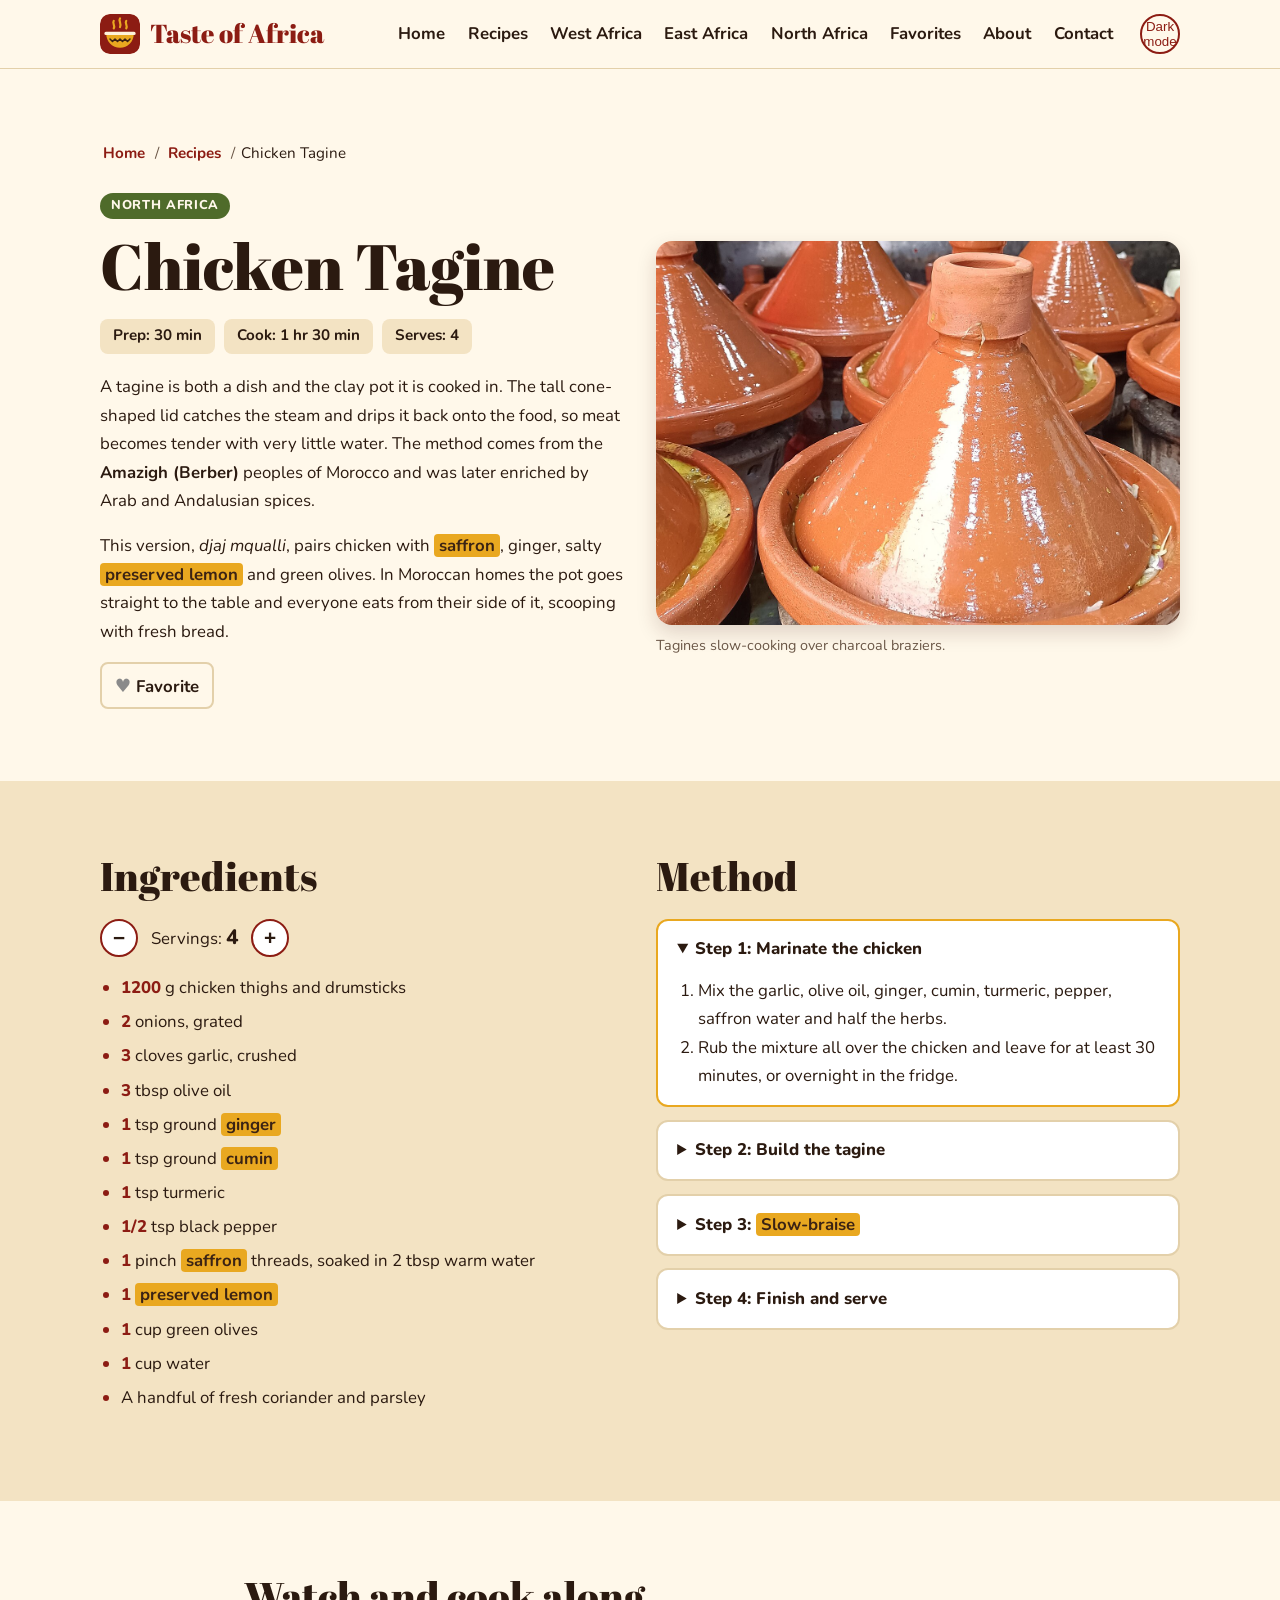
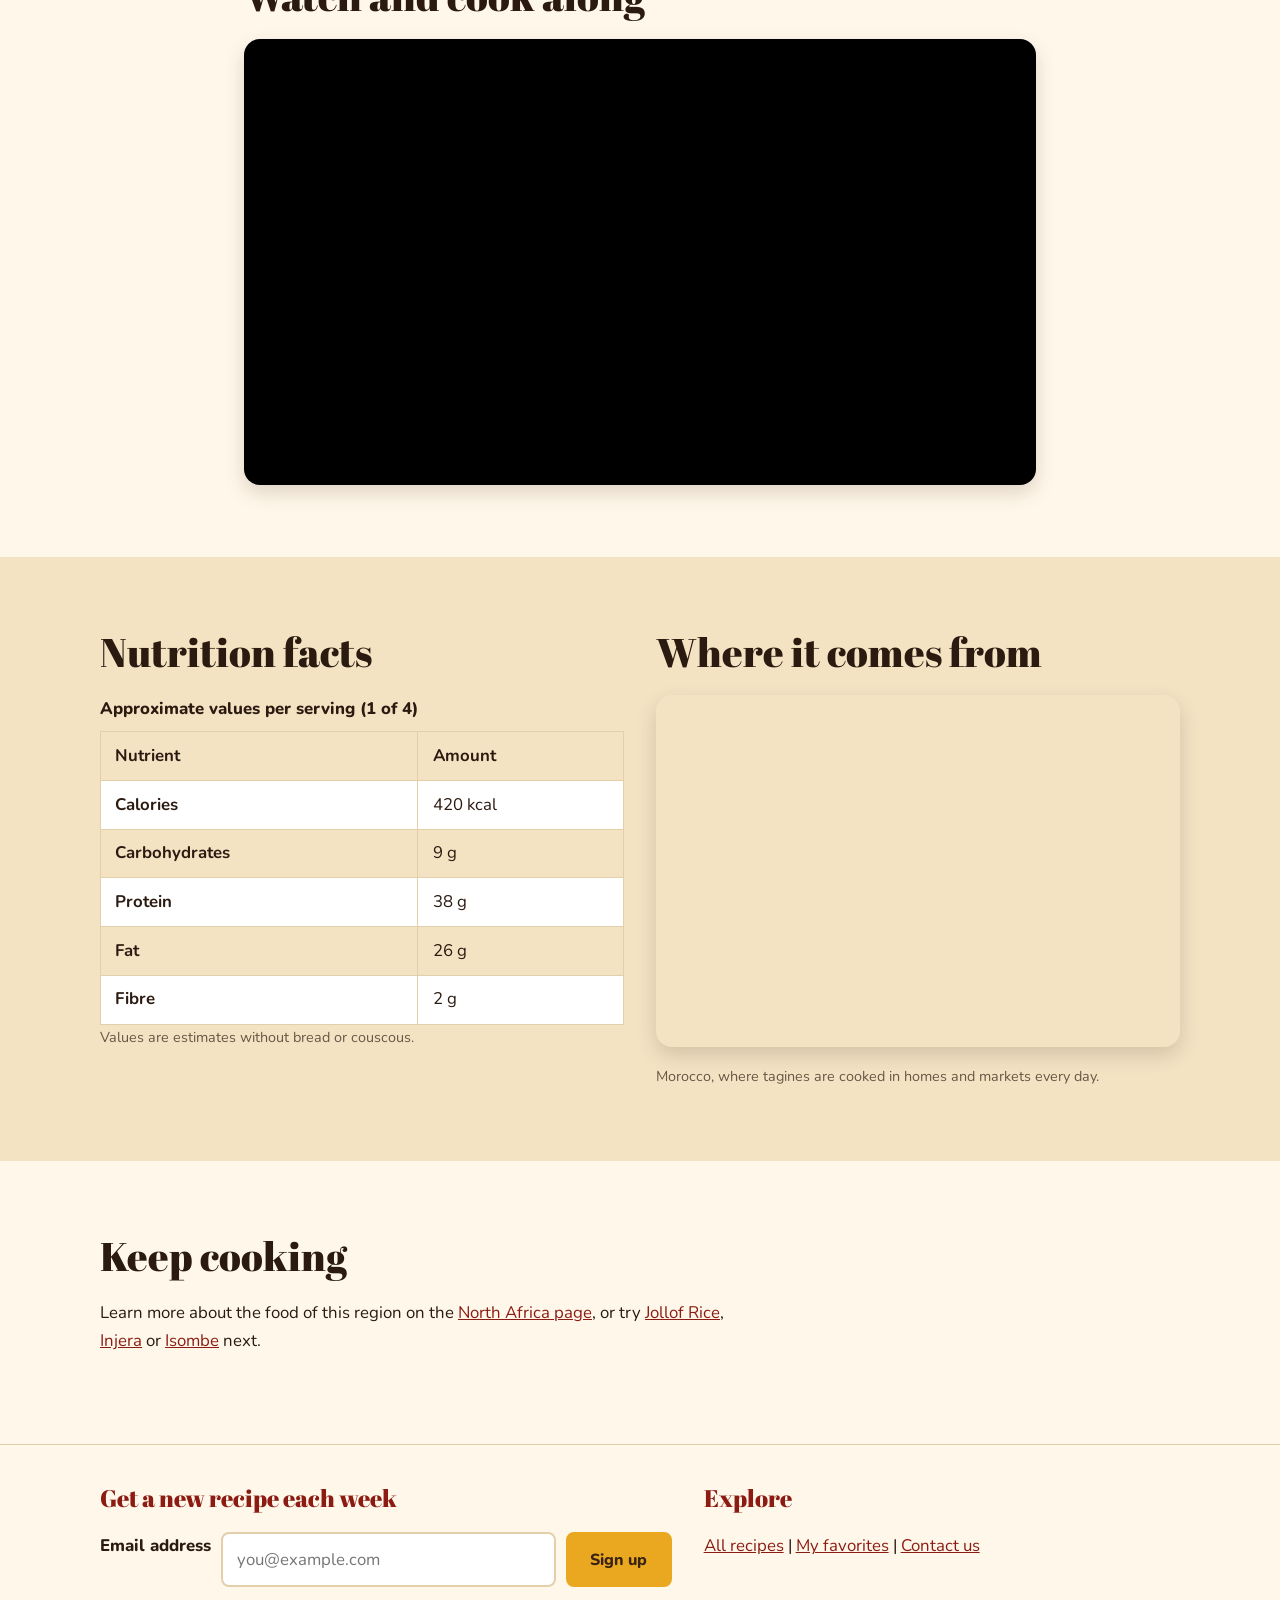
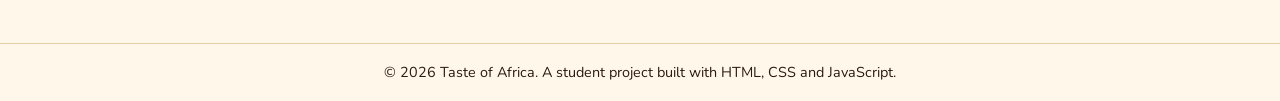
<file: tagine.html>
<!DOCTYPE html>
<html lang="en">
<head>
  <meta charset="UTF-8">
  <meta name="viewport" content="width=device-width, initial-scale=1.0">
  <meta name="description" content="How to cook Moroccan chicken tagine with preserved lemon and olives: ingredients, method, video tutorial and cultural background.">
  <title>Taste of Africa | Chicken Tagine</title>

  <!-- Google Fonts: Abril Fatface for headings, Nunito for body text -->
  <link rel="preconnect" href="https://fonts.googleapis.com">
  <link rel="preconnect" href="https://fonts.gstatic.com" crossorigin>
  <link href="https://fonts.googleapis.com/css2?family=Abril+Fatface&family=Nunito:wght@400;700;800&display=swap" rel="stylesheet">

  <!-- Logo shown on the browser tab -->
  <link rel="icon" href="images/logo.svg" type="image/svg+xml">
  <link rel="icon" href="images/favicon-32.png" sizes="32x32" type="image/png">
  <link rel="apple-touch-icon" href="images/apple-touch-icon.png">

  <link rel="stylesheet" href="styles.css?v=2">
  <script src="script.js?v=2" defer></script>
</head>
<body>
  <a class="skip-link" href="#main-content">Skip to main content</a>

  <header class="site-header">
    <div class="header-inner">
      <a class="logo" href="index.html"><img src="images/logo.svg" alt="" width="40" height="40">Taste of Africa</a>
      <nav aria-label="Main navigation">
        <ul>
          <li><a href="index.html">Home</a></li>
          <li><a href="recipes.html">Recipes</a></li>
          <li><a href="west-africa.html">West Africa</a></li>
          <li><a href="east-africa.html">East Africa</a></li>
          <li><a href="north-africa.html">North Africa</a></li>
          <li><a href="favorites.html">Favorites</a></li>
          <li><a href="about.html">About</a></li>
          <li><a href="contact.html">Contact</a></li>
        </ul>
      </nav>
      <button id="themeToggle" class="theme-toggle" type="button" aria-label="Switch to dark mode">Dark mode</button>
    </div>
  </header>

  <main id="main-content">

    <!-- Title, story and photo -->
    <section class="section" aria-labelledby="recipe-title">
      <div class="container">
        <nav class="breadcrumb" aria-label="Breadcrumb">
          <ol>
            <li><a href="index.html">Home</a></li>
            <li><a href="recipes.html">Recipes</a></li>
            <li aria-current="page">Chicken Tagine</li>
          </ol>
        </nav>

        <article class="recipe-hero">
          <div>
            <span class="tag">North Africa</span>
            <h1 id="recipe-title">Chicken Tagine</h1>
            <ul class="recipe-meta">
              <li>Prep: 30 min</li>
              <li>Cook: 1 hr 30 min</li>
              <li>Serves: 4</li>
            </ul>
            <p>A tagine is both a dish and the clay pot it is cooked in. The tall cone-shaped lid catches the steam and drips it back onto the food, so meat becomes tender with very little water. The method comes from the <strong>Amazigh (Berber)</strong> peoples of Morocco and was later enriched by Arab and Andalusian spices.</p>
            <p>This version, <em>djaj mqualli</em>, pairs chicken with <mark>saffron</mark>, ginger, salty <mark>preserved lemon</mark> and green olives. In Moroccan homes the pot goes straight to the table and everyone eats from their side of it, scooping with fresh bread.</p>
            <button class="fav-btn" type="button" data-recipe-id="tagine" aria-pressed="false"><span class="heart" aria-hidden="true">&hearts;</span> <span class="fav-label">Favorite</span></button>
          </div>
          <figure>
            <img src="images/tagine.jpg" alt="Clay tagine pots with cone-shaped lids cooking over hot coals">
            <figcaption>Tagines slow-cooking over charcoal braziers.</figcaption>
          </figure>
        </article>
      </div>
    </section>

    <!-- Ingredients and method -->
    <section class="section alt" aria-label="Ingredients and method">
      <div class="container two-col">

        <div>
          <h2>Ingredients</h2>
          <!-- script.js rescales every .qty using data-qty and data-base-servings -->
          <div class="servings" data-base-servings="4">
            <button type="button" data-change="-1" aria-label="Fewer servings">&minus;</button>
            <span>Servings: <span id="servingCount" aria-live="polite">4</span></span>
            <button type="button" data-change="1" aria-label="More servings">+</button>
          </div>
          <ul class="ingredients">
            <li><span class="qty" data-qty="1200">1200</span> g chicken thighs and drumsticks</li>
            <li><span class="qty" data-qty="2">2</span> onions, grated</li>
            <li><span class="qty" data-qty="3">3</span> cloves garlic, crushed</li>
            <li><span class="qty" data-qty="3">3</span> tbsp olive oil</li>
            <li><span class="qty" data-qty="1">1</span> tsp ground <mark>ginger</mark></li>
            <li><span class="qty" data-qty="1">1</span> tsp ground <mark>cumin</mark></li>
            <li><span class="qty" data-qty="1">1</span> tsp turmeric</li>
            <li><span class="qty" data-qty="0.5">1/2</span> tsp black pepper</li>
            <li><span class="qty" data-qty="1">1</span> pinch <mark>saffron</mark> threads, soaked in 2 tbsp warm water</li>
            <li><span class="qty" data-qty="1">1</span> <mark>preserved lemon</mark></li>
            <li><span class="qty" data-qty="1">1</span> cup green olives</li>
            <li><span class="qty" data-qty="1">1</span> cup water</li>
            <li>A handful of fresh coriander and parsley</li>
          </ul>
        </div>

        <div>
          <h2>Method</h2>
          <details open>
            <summary>Step 1: Marinate the chicken</summary>
            <ol>
              <li>Mix the garlic, olive oil, ginger, cumin, turmeric, pepper, saffron water and half the herbs.</li>
              <li>Rub the mixture all over the chicken and leave for at least 30 minutes, or overnight in the fridge.</li>
            </ol>
          </details>
          <details>
            <summary>Step 2: Build the tagine</summary>
            <ol>
              <li>Spread the grated onion over the base of the tagine (or a heavy pot with a lid).</li>
              <li>Arrange the chicken on top in one layer and pour the water around it.</li>
              <li>Place a clay tagine on a heat diffuser. Sudden high heat can crack it.</li>
            </ol>
          </details>
          <details>
            <summary>Step 3: <mark>Slow-braise</mark></summary>
            <ol>
              <li>Cover and cook on low heat for about 1 hour 15 minutes.</li>
              <li>Check every 20 minutes and add a splash of water if the sauce looks dry.</li>
            </ol>
          </details>
          <details>
            <summary>Step 4: Finish and serve</summary>
            <ol>
              <li>Rinse the preserved lemon, discard the pulp and cut the peel into strips.</li>
              <li>Add the lemon peel and olives and cook uncovered for 15 minutes so the sauce thickens.</li>
              <li>Scatter over the remaining herbs and serve with Moroccan bread (khobz) or couscous.</li>
            </ol>
          </details>
        </div>

      </div>
    </section>

    <!-- Video tutorial -->
    <section class="section" aria-labelledby="video-title">
      <div class="container media">
        <h2 id="video-title">Watch and cook along</h2>
        <div class="video-wrap">
          <iframe src="https://www.youtube.com/embed/TpsUQ7SbTXs"
                  title="Moroccan chicken tagine with preserved lemon and olives, video tutorial"
                  loading="lazy"
                  allow="accelerometer; encrypted-media; gyroscope; picture-in-picture"
                  allowfullscreen></iframe>
        </div>
      </div>
    </section>

    <!-- Nutrition and map -->
    <section class="section alt" aria-label="Nutrition and origin">
      <div class="container two-col">
        <div>
          <h2>Nutrition facts</h2>
          <div class="table-wrap">
            <table>
              <caption>Approximate values per serving (1 of 4)</caption>
              <thead>
                <tr><th scope="col">Nutrient</th><th scope="col">Amount</th></tr>
              </thead>
              <tbody>
                <tr><th scope="row">Calories</th><td>420 kcal</td></tr>
                <tr><th scope="row">Carbohydrates</th><td>9 g</td></tr>
                <tr><th scope="row">Protein</th><td>38 g</td></tr>
                <tr><th scope="row">Fat</th><td>26 g</td></tr>
                <tr><th scope="row">Fibre</th><td>2 g</td></tr>
              </tbody>
            </table>
          </div>
          <p class="note">Values are estimates without bread or couscous.</p>
        </div>
        <div>
          <h2>Where it comes from</h2>
          <figure class="map-wrap">
            <iframe src="https://maps.google.com/maps?q=Morocco&amp;z=5&amp;output=embed"
                    title="Map of Morocco, the home of the tagine"
                    loading="lazy"
                    referrerpolicy="no-referrer-when-downgrade"></iframe>
            <figcaption>Morocco, where tagines are cooked in homes and markets every day.</figcaption>
          </figure>
        </div>
      </div>
    </section>

    <section class="section" aria-labelledby="more-title">
      <div class="container">
        <h2 id="more-title">Keep cooking</h2>
        <p>Learn more about the food of this region on the <a href="north-africa.html">North Africa page</a>, or try <a href="jollof-rice.html">Jollof Rice</a>, <a href="injera.html">Injera</a> or <a href="isombe.html">Isombe</a> next.</p>
      </div>
    </section>

  </main>

  <footer class="site-footer">
    <div class="footer-inner">
      <div class="newsletter">
        <h2>Get a new recipe each week</h2>
        <form id="newsletterForm" novalidate>
          <label for="newsletterEmail">Email address</label>
          <input type="email" id="newsletterEmail" name="email" placeholder="you@example.com" required>
          <button class="btn" type="submit">Sign up</button>
        </form>
        <p id="newsletterMessage" role="status"></p>
      </div>
      <div>
        <h2>Explore</h2>
        <p><a href="recipes.html">All recipes</a> | <a href="favorites.html">My favorites</a> | <a href="contact.html">Contact us</a></p>
      </div>
    </div>
    <p class="copyright">&copy; 2026 Taste of Africa. A student project built with HTML, CSS and JavaScript.</p>
  </footer>
</body>
</html>
</file>
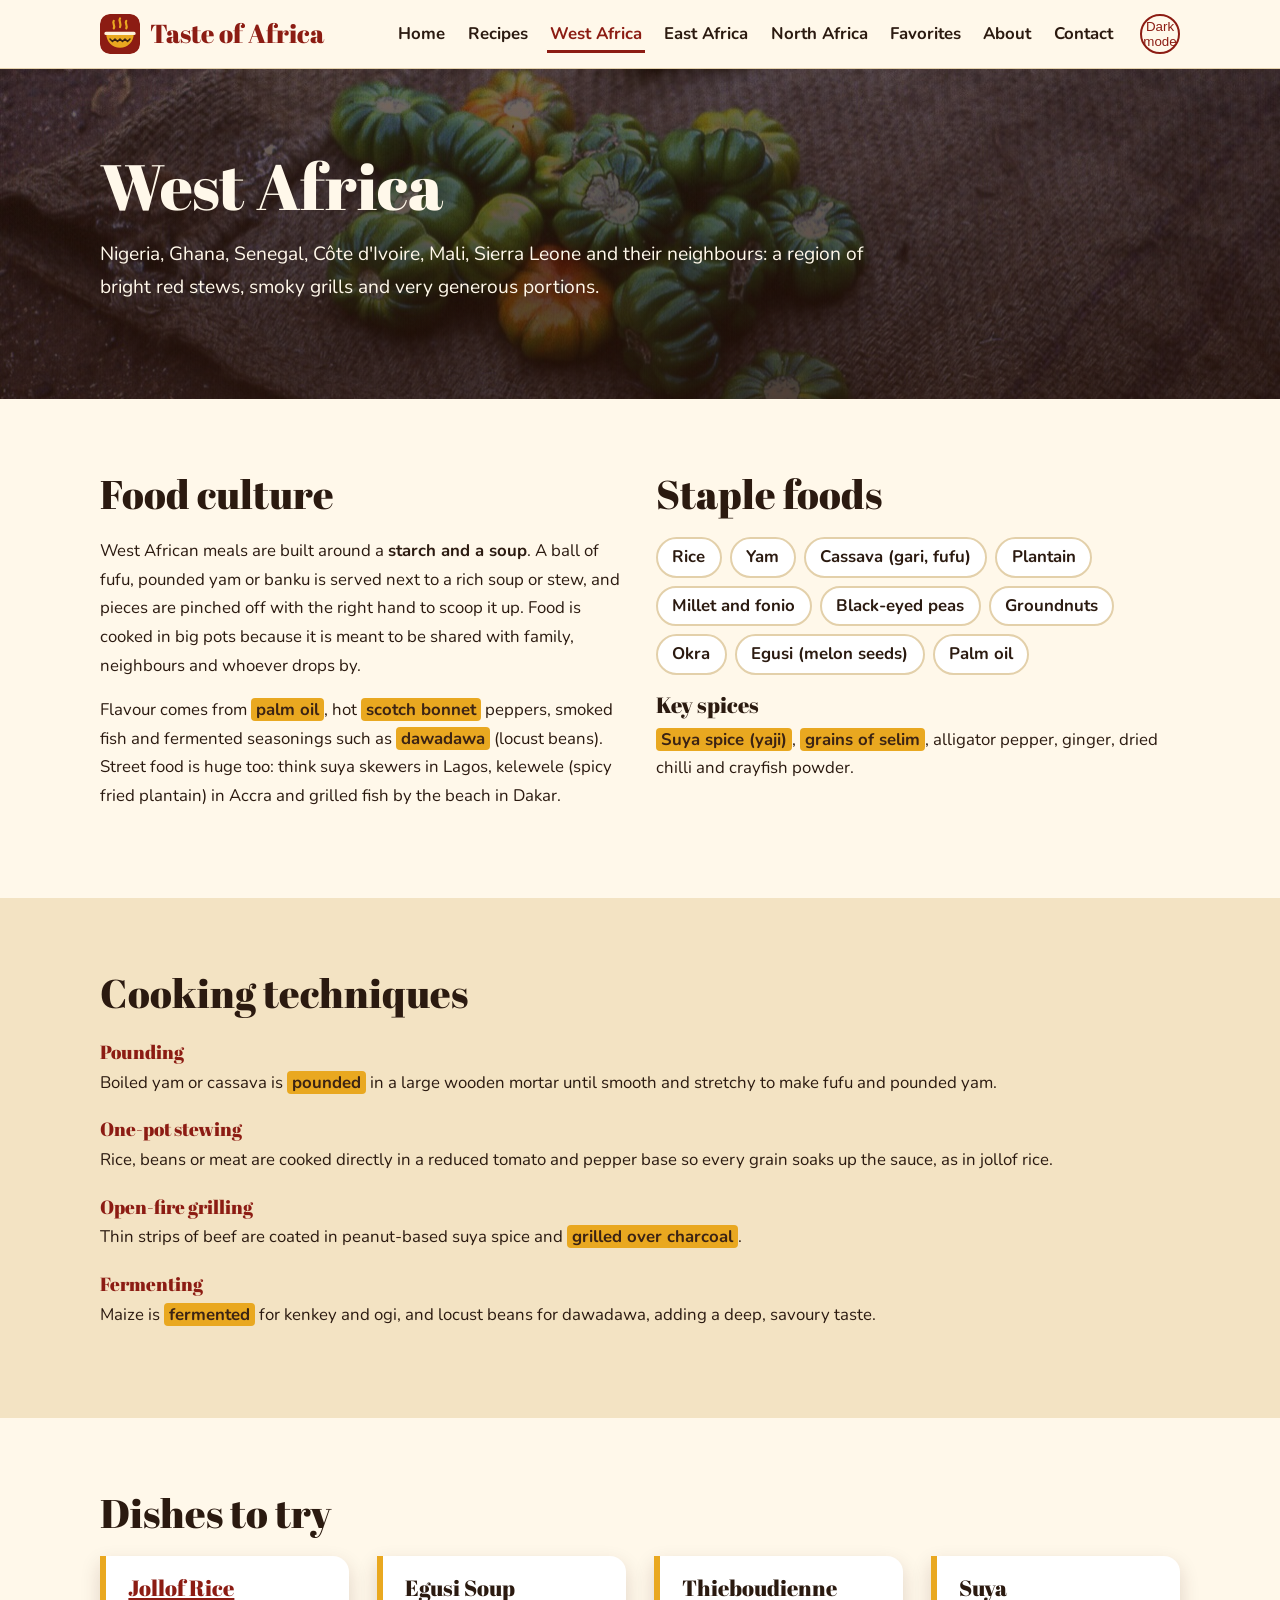
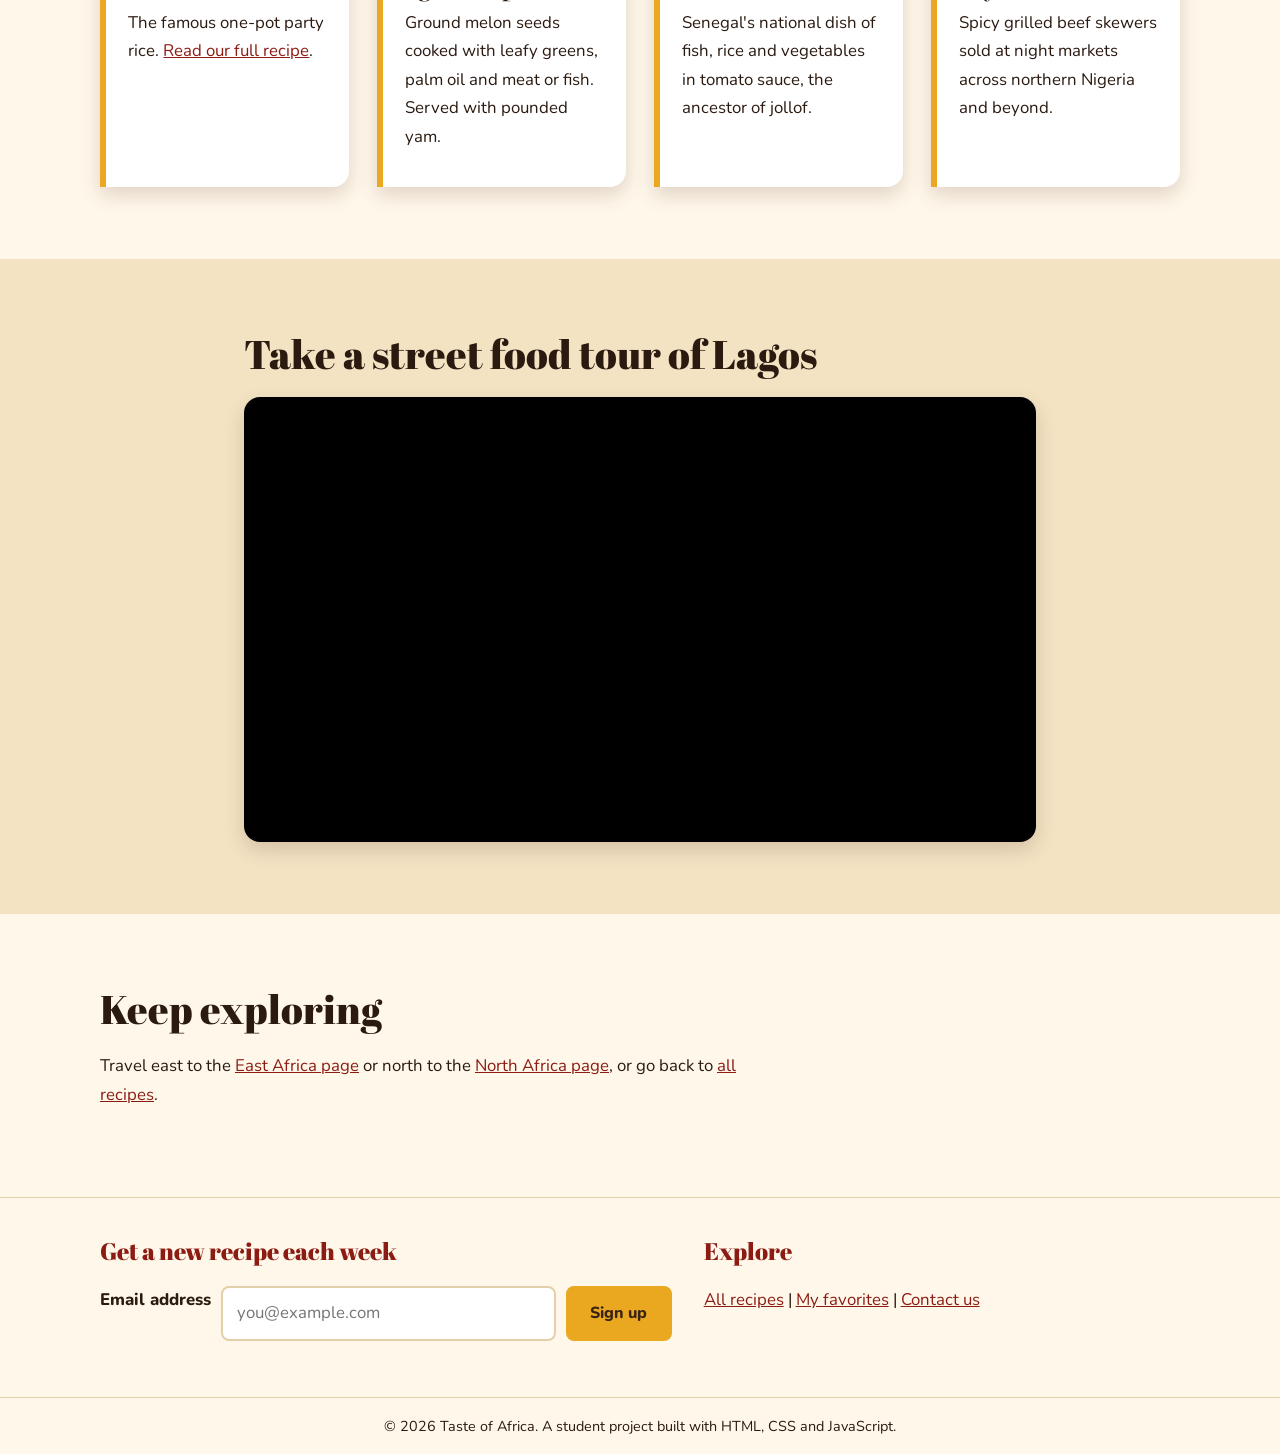
<file: west-africa.html>
<!DOCTYPE html>
<html lang="en">
<head>
  <meta charset="UTF-8">
  <meta name="viewport" content="width=device-width, initial-scale=1.0">
  <meta name="description" content="West African food culture: staples, spices, cooking techniques and signature dishes from Nigeria, Ghana, Senegal and beyond.">
  <title>Taste of Africa | West Africa</title>

  <!-- Google Fonts: Abril Fatface for headings, Nunito for body text -->
  <link rel="preconnect" href="https://fonts.googleapis.com">
  <link rel="preconnect" href="https://fonts.gstatic.com" crossorigin>
  <link href="https://fonts.googleapis.com/css2?family=Abril+Fatface&family=Nunito:wght@400;700;800&display=swap" rel="stylesheet">

  <!-- Logo shown on the browser tab -->
  <link rel="icon" href="images/logo.svg" type="image/svg+xml">
  <link rel="icon" href="images/favicon-32.png" sizes="32x32" type="image/png">
  <link rel="apple-touch-icon" href="images/apple-touch-icon.png">

  <link rel="stylesheet" href="styles.css?v=2">
  <script src="script.js?v=2" defer></script>
</head>
<body>
  <a class="skip-link" href="#main-content">Skip to main content</a>

  <header class="site-header">
    <div class="header-inner">
      <a class="logo" href="index.html"><img src="images/logo.svg" alt="" width="40" height="40">Taste of Africa</a>
      <nav aria-label="Main navigation">
        <ul>
          <li><a href="index.html">Home</a></li>
          <li><a href="recipes.html">Recipes</a></li>
          <li><a href="west-africa.html" aria-current="page">West Africa</a></li>
          <li><a href="east-africa.html">East Africa</a></li>
          <li><a href="north-africa.html">North Africa</a></li>
          <li><a href="favorites.html">Favorites</a></li>
          <li><a href="about.html">About</a></li>
          <li><a href="contact.html">Contact</a></li>
        </ul>
      </nav>
      <button id="themeToggle" class="theme-toggle" type="button" aria-label="Switch to dark mode">Dark mode</button>
    </div>
  </header>

  <main id="main-content">

    <section class="page-header west" aria-labelledby="page-title">
      <div class="container hero-text">
        <h1 id="page-title">West Africa</h1>
        <p>Nigeria, Ghana, Senegal, Côte d'Ivoire, Mali, Sierra Leone and their neighbours: a region of bright red stews, smoky grills and very generous portions.</p>
      </div>
    </section>

    <!-- Food culture and staples -->
    <section class="section" aria-label="Food culture and staples">
      <div class="container two-col">
        <article>
          <h2>Food culture</h2>
          <p>West African meals are built around a <strong>starch and a soup</strong>. A ball of fufu, pounded yam or banku is served next to a rich soup or stew, and pieces are pinched off with the right hand to scoop it up. Food is cooked in big pots because it is meant to be shared with family, neighbours and whoever drops by.</p>
          <p>Flavour comes from <mark>palm oil</mark>, hot <mark>scotch bonnet</mark> peppers, smoked fish and fermented seasonings such as <mark>dawadawa</mark> (locust beans). Street food is huge too: think suya skewers in Lagos, kelewele (spicy fried plantain) in Accra and grilled fish by the beach in Dakar.</p>
        </article>
        <article>
          <h2>Staple foods</h2>
          <ul class="pill-list">
            <li>Rice</li>
            <li>Yam</li>
            <li>Cassava (gari, fufu)</li>
            <li>Plantain</li>
            <li>Millet and fonio</li>
            <li>Black-eyed peas</li>
            <li>Groundnuts</li>
            <li>Okra</li>
            <li>Egusi (melon seeds)</li>
            <li>Palm oil</li>
          </ul>
          <h3>Key spices</h3>
          <p><mark>Suya spice (yaji)</mark>, <mark>grains of selim</mark>, alligator pepper, ginger, dried chilli and crayfish powder.</p>
        </article>
      </div>
    </section>

    <!-- Cooking techniques -->
    <section class="section alt" aria-labelledby="techniques-title">
      <div class="container">
        <h2 id="techniques-title">Cooking techniques</h2>
        <dl class="techniques">
          <dt>Pounding</dt>
          <dd>Boiled yam or cassava is <mark>pounded</mark> in a large wooden mortar until smooth and stretchy to make fufu and pounded yam.</dd>
          <dt>One-pot stewing</dt>
          <dd>Rice, beans or meat are cooked directly in a reduced tomato and pepper base so every grain soaks up the sauce, as in jollof rice.</dd>
          <dt>Open-fire grilling</dt>
          <dd>Thin strips of beef are coated in peanut-based suya spice and <mark>grilled over charcoal</mark>.</dd>
          <dt>Fermenting</dt>
          <dd>Maize is <mark>fermented</mark> for kenkey and ogi, and locust beans for dawadawa, adding a deep, savoury taste.</dd>
        </dl>
      </div>
    </section>

    <!-- Example dishes -->
    <section class="section" aria-labelledby="dishes-title">
      <div class="container">
        <h2 id="dishes-title">Dishes to try</h2>
        <div class="card-grid">
          <article class="trend">
            <h3><a href="jollof-rice.html">Jollof Rice</a></h3>
            <p>The famous one-pot party rice. <a href="jollof-rice.html">Read our full recipe</a>.</p>
          </article>
          <article class="trend">
            <h3>Egusi Soup</h3>
            <p>Ground melon seeds cooked with leafy greens, palm oil and meat or fish. Served with pounded yam.</p>
          </article>
          <article class="trend">
            <h3>Thieboudienne</h3>
            <p>Senegal's national dish of fish, rice and vegetables in tomato sauce, the ancestor of jollof.</p>
          </article>
          <article class="trend">
            <h3>Suya</h3>
            <p>Spicy grilled beef skewers sold at night markets across northern Nigeria and beyond.</p>
          </article>
        </div>
      </div>
    </section>

    <!-- Video -->
    <section class="section alt" aria-labelledby="video-title">
      <div class="container media">
        <h2 id="video-title">Take a street food tour of Lagos</h2>
        <div class="video-wrap">
          <iframe src="https://www.youtube.com/embed/SnyKLOgtDxg"
                  title="Nigerian street food tour in Lagos"
                  loading="lazy"
                  allow="accelerometer; encrypted-media; gyroscope; picture-in-picture"
                  allowfullscreen></iframe>
        </div>
      </div>
    </section>

    <section class="section" aria-labelledby="more-title">
      <div class="container">
        <h2 id="more-title">Keep exploring</h2>
        <p>Travel east to the <a href="east-africa.html">East Africa page</a> or north to the <a href="north-africa.html">North Africa page</a>, or go back to <a href="recipes.html">all recipes</a>.</p>
      </div>
    </section>

  </main>

  <footer class="site-footer">
    <div class="footer-inner">
      <div class="newsletter">
        <h2>Get a new recipe each week</h2>
        <form id="newsletterForm" novalidate>
          <label for="newsletterEmail">Email address</label>
          <input type="email" id="newsletterEmail" name="email" placeholder="you@example.com" required>
          <button class="btn" type="submit">Sign up</button>
        </form>
        <p id="newsletterMessage" role="status"></p>
      </div>
      <div>
        <h2>Explore</h2>
        <p><a href="recipes.html">All recipes</a> | <a href="favorites.html">My favorites</a> | <a href="contact.html">Contact us</a></p>
      </div>
    </div>
    <p class="copyright">&copy; 2026 Taste of Africa. A student project built with HTML, CSS and JavaScript.</p>
  </footer>
</body>
</html>
</file>
<file: styles.css>
/* =========================================================
   Taste of Africa - styles.css (linked on every page)
   1 Variables  2 Base  3 Header and nav  4 Hero  5 Layout
   6 Cards  7 Recipe pages  8 Regions and About  9 Forms
   10 Footer  11 Utilities  12 Responsive
   ========================================================= */

/* ---------- 1. Variables (palette from spices and landscapes) ---------- */
:root {
  --paprika: #8c1c13;      /* deep red */
  --saffron: #e9a820;      /* warm yellow */
  --cocoa:   #3b2314;      /* earthy brown */
  --baobab:  #6b4a2f;      /* lighter brown */
  --moss:    #4f6b2a;      /* green, used sparingly */

  --bg:      #fff8ea;
  --surface: #ffffff;
  --sand:    #f3e3c3;
  --text:    #2b1a10;
  --muted:   #6a5646;
  --border:  #e3d0aa;
  --link:    #8c1c13;
  --shadow:  0 8px 20px rgba(60, 20, 10, 0.16);

  /* Header matches the page background in light mode */
  --header-bg:     var(--bg);
  --header-text:   var(--text);
  --header-accent: var(--paprika);

  --font-head: 'Abril Fatface', Georgia, serif;
  --font-body: 'Nunito', system-ui, sans-serif;
  --radius: 16px;
  --max: 70rem;
}

/* Dark theme: script.js sets data-theme="dark" on <html> */
[data-theme="dark"] {
  --bg:      #1c120b;
  --surface: #2a1b10;
  --sand:    #33210f;
  --text:    #f6ead3;
  --muted:   #cdb99a;
  --border:  #4d3622;
  --link:    #f0b84a;
  --shadow:  0 8px 20px rgba(0, 0, 0, 0.5);

  --header-bg:     var(--cocoa);
  --header-text:   #fff3dc;
  --header-accent: var(--saffron);
}

/* ---------- 2. Base ---------- */
*, *::before, *::after { box-sizing: border-box; }

html { font-size: 100%; scroll-behavior: smooth; }

body {
  margin: 0;
  font-family: var(--font-body);
  font-size: 1.05rem;
  line-height: 1.7;
  color: var(--text);
  background: var(--bg);
}

h1, h2, h3 {
  font-family: var(--font-head);
  font-weight: 400;
  line-height: 1.15;
  color: var(--text);
}
h1 { font-size: clamp(2.4rem, 6vw, 4rem); margin: 0 0 1rem; }
h2 { font-size: clamp(1.8rem, 4vw, 2.5rem); margin: 0 0 1.25rem; }
h3 { font-size: 1.4rem; margin: 0 0 0.5rem; }

p { margin: 0 0 1rem; max-width: 65ch; }
img { max-width: 100%; display: block; }
a { color: var(--link); }

:focus-visible { outline: 3px solid var(--saffron); outline-offset: 3px; }

/* Highlight for key ingredients and cooking methods (the <mark> tag) */
mark {
  background: var(--saffron);
  color: var(--cocoa);
  padding: 0 0.3em;
  border-radius: 4px;
  font-weight: 700;
}

/* ---------- 3. Header and navigation ---------- */
.skip-link {
  position: absolute; left: 1rem; top: -4rem; z-index: 100;
  background: var(--saffron); color: var(--cocoa);
  padding: 0.6rem 1rem; border-radius: 8px; font-weight: 700;
}
.skip-link:focus { top: 1rem; }

.site-header {
  background: var(--header-bg);
  position: sticky; top: 0; z-index: 50;
}
/* Thin line so the sticky header and the footer stand apart from the page */
.site-header { border-bottom: 1px solid var(--border); }
.site-footer { border-top: 1px solid var(--border); }

.header-inner {
  max-width: var(--max); margin: 0 auto; padding: 0.75rem 1.25rem;
  display: flex; align-items: center;
  gap: 1rem 1.5rem; flex-wrap: wrap;
}
/* Logo on the left; nav and theme button pushed together to the right */
.header-inner nav { margin-left: auto; }
.logo {
  font-family: var(--font-head); font-size: 1.6rem;
  color: var(--header-accent); text-decoration: none;
  display: inline-flex; align-items: center; gap: 0.6rem;
}
.logo img { width: 2.5rem; height: 2.5rem; border-radius: 10px; }

nav ul {
  list-style: none; margin: 0; padding: 0;
  display: flex; flex-wrap: wrap; gap: 0.25rem 1rem;
}
nav a {
  color: var(--header-text); text-decoration: none; font-weight: 700;
  padding: 0.35rem 0.2rem; border-bottom: 3px solid transparent;
  transition: color 0.2s, border-color 0.2s;
}
nav a:hover, nav a[aria-current="page"] {
  color: var(--header-accent); border-bottom-color: var(--header-accent);
}
/* The breadcrumb is a <nav> too, so keep it out of the header styling */
.breadcrumb a { color: var(--link); }

/* Round icon button: moon in light mode, sun in dark mode */
.theme-toggle {
  width: 2.5rem; height: 2.5rem; padding: 0; flex-shrink: 0;
  display: inline-flex; align-items: center; justify-content: center;
  background: transparent; color: var(--header-accent);
  border: 2px solid var(--header-accent); border-radius: 50%; cursor: pointer;
  transition: background 0.2s, color 0.2s;
}
.theme-toggle:hover { background: var(--header-accent); color: var(--header-bg); }
.theme-toggle svg { display: block; }
.theme-toggle .icon-sun { display: none; }
[data-theme="dark"] .theme-toggle .icon-sun { display: block; }
[data-theme="dark"] .theme-toggle .icon-moon { display: none; }

/* ---------- 4. Hero ---------- */
.hero {
  /* Dark tint keeps the white text readable on top of the photo */
  background:
    linear-gradient(rgba(35, 15, 5, 0.6), rgba(35, 15, 5, 0.72)),
    url('images/hero.jpg') center / cover no-repeat;
  color: #fff8ea;
  padding: clamp(3rem, 8vw, 6rem) 1.25rem;
}
.hero-grid {
  max-width: var(--max); margin: 0 auto;
  display: grid; grid-template-columns: 1.1fr 1fr;
  gap: 2.5rem; align-items: center;
}
.hero h1 { color: #fff8ea; }
.hero p { font-size: 1.2rem; }
.hero-text { animation: rise 0.8s ease-out both; }  /* the single page-load motion */

@keyframes rise {
  from { opacity: 0; transform: translateY(24px); }
  to   { opacity: 1; transform: none; }
}

/* Responsive 16:9 box for every embedded YouTube video */
.video-wrap {
  position: relative; aspect-ratio: 16 / 9;
  border-radius: var(--radius); overflow: hidden;
  box-shadow: var(--shadow); background: #000;
}
.video-wrap iframe { position: absolute; inset: 0; width: 100%; height: 100%; border: 0; }

/* ---------- 5. Layout ---------- */
.container { max-width: var(--max); margin: 0 auto; padding: 0 1.25rem; }
.section { padding: clamp(2.5rem, 6vw, 4.5rem) 0; }
.section.alt { background: var(--sand); }

/* Banner at the top of every inner page; region pages swap the photo */
.page-header {
  background:
    linear-gradient(rgba(35, 15, 5, 0.62), rgba(35, 15, 5, 0.8)),
    url('images/hero.jpg') center / cover no-repeat;
  color: #fff8ea;
  padding: clamp(2.5rem, 7vw, 5rem) 0;
}
.page-header.west  { background-image: linear-gradient(rgba(35, 15, 5, 0.62), rgba(35, 15, 5, 0.8)), url('images/west-africa.jpg'); }
.page-header.east  { background-image: linear-gradient(rgba(35, 15, 5, 0.62), rgba(35, 15, 5, 0.8)), url('images/east-africa.jpg'); }
.page-header.north { background-image: linear-gradient(rgba(35, 15, 5, 0.62), rgba(35, 15, 5, 0.8)), url('images/north-africa.jpg'); }
.page-header h1 { color: #fff8ea; }
.page-header p { font-size: 1.2rem; }
.page-header .hero-text { animation: rise 0.8s ease-out both; }

.breadcrumb ol { list-style: none; display: flex; flex-wrap: wrap; gap: 0.4rem; padding: 0; margin: 0 0 1.5rem; font-size: 0.95rem; }
.breadcrumb li + li::before { content: "/"; margin-right: 0.4rem; color: var(--muted); }

/* Narrower column for videos and maps so they don't fill wide screens */
.media { max-width: 52rem; }

.card-grid {
  display: grid; gap: 1.75rem;
  grid-template-columns: repeat(auto-fit, minmax(15rem, 1fr));
}

/* Buttons */
.btn {
  display: inline-block; padding: 0.7rem 1.4rem; border-radius: 8px;
  background: var(--saffron); color: var(--cocoa); font-weight: 800;
  text-decoration: none; border: 2px solid var(--saffron); cursor: pointer;
  font-family: inherit; font-size: 1rem; transition: background 0.2s, color 0.2s;
}
.btn:hover { background: var(--cocoa); color: var(--saffron); border-color: var(--cocoa); }
.btn.outline { background: transparent; color: #fff8ea; border-color: #fff8ea; }
.btn.outline:hover { background: #fff8ea; color: var(--cocoa); }

/* ---------- 6. Cards (dishes, regions, trends) ---------- */
.card {
  background: var(--surface); border-radius: var(--radius);
  box-shadow: var(--shadow); overflow: hidden;
  display: flex; flex-direction: column;
}
.card figure { margin: 0; }
.card img { width: 100%; height: 13rem; object-fit: cover; }
.card figcaption {
  padding: 0.5rem 1.1rem; background: var(--paprika);
  color: #fff3dc; font-size: 0.9rem; font-weight: 700;
}
.card-body { padding: 1.1rem 1.2rem 1.4rem; display: flex; flex-direction: column; flex: 1; }
.card-body .btn { margin-top: auto; align-self: flex-start; }

/* Cards wobble on hover (switched off by the reduced-motion rule below) */
.card:hover, .trend:hover, .stat:hover { animation: wobble 0.5s ease-in-out; }

@keyframes wobble {
  0%, 100% { transform: rotate(0); }
  20% { transform: rotate(-2deg); }
  40% { transform: rotate(1.5deg); }
  60% { transform: rotate(-1deg); }
  80% { transform: rotate(0.5deg); }
}

/* Row holding "View recipe" and the favourite button */
.card-actions { margin-top: auto; display: flex; flex-wrap: wrap; gap: 0.6rem; align-items: center; }
.card-actions .btn { margin-top: 0; }

/* Small region label, e.g. "West Africa" */
.tag {
  display: inline-block; background: var(--moss); color: #fff8ea;
  font-size: 0.8rem; font-weight: 800; letter-spacing: 0.05em; text-transform: uppercase;
  padding: 0.15rem 0.7rem; border-radius: 999px; margin-bottom: 0.6rem;
}

.trend {
  background: var(--surface); border-left: 6px solid var(--saffron);
  border-radius: 0 var(--radius) var(--radius) 0;
  padding: 1.2rem 1.4rem; box-shadow: var(--shadow);
}

/* Filter buttons and favourite buttons (recipes page) */
.filters { display: flex; flex-wrap: wrap; gap: 0.6rem; margin-bottom: 2rem; }
.filter-btn {
  background: var(--surface); color: var(--text); font: inherit; font-weight: 700;
  border: 2px solid var(--border); border-radius: 999px;
  padding: 0.4rem 1.1rem; cursor: pointer;
}
.filter-btn:hover { border-color: var(--saffron); }
.filter-btn.active { background: var(--paprika); border-color: var(--paprika); color: #fff8ea; }

.fav-btn {
  background: transparent; color: var(--text); font: inherit; font-weight: 700;
  border: 2px solid var(--border); border-radius: 8px;
  padding: 0.35rem 0.8rem; cursor: pointer;
}
.fav-btn .heart { color: #8a8a8a; font-size: 1.15rem; }
.fav-btn.is-favorite { border-color: #d62828; }
.fav-btn.is-favorite .heart { color: #d62828; }
.fav-btn:hover { border-color: #d62828; }
.fav-btn .heart { display: inline-block; transition: transform 0.2s; }
.fav-btn.is-favorite .heart { transform: scale(1.25); }

.results-count { color: var(--muted); font-weight: 700; }
.empty-state {
  background: var(--surface); border: 2px dashed var(--border);
  border-radius: var(--radius); padding: 2rem; text-align: center;
}
.empty-state p { margin-left: auto; margin-right: auto; }

/* ---------- 7. Recipe pages ---------- */
.recipe-hero { display: grid; grid-template-columns: 1fr 1fr; gap: 2rem; align-items: center; }
.recipe-hero img { border-radius: var(--radius); box-shadow: var(--shadow); width: 100%; max-height: 24rem; object-fit: cover; }

.ingredients { padding-left: 1.3rem; }
.ingredients li { margin-bottom: 0.35rem; }

.servings { display: flex; align-items: center; gap: 0.8rem; flex-wrap: wrap; margin-bottom: 1rem; }
.servings button {
  width: 2.4rem; height: 2.4rem; border-radius: 50%;
  border: 2px solid var(--paprika); background: var(--surface); color: var(--text);
  font-size: 1.3rem; font-weight: 800; cursor: pointer;
}
.servings button:hover { background: var(--saffron); }

details {
  background: var(--surface); border: 2px solid var(--border);
  border-radius: 12px; padding: 0.9rem 1.2rem; margin-bottom: 0.8rem;
}
summary { cursor: pointer; font-weight: 800; }
details[open] { border-color: var(--saffron); }
details ol { margin: 0.8rem 0 0; padding-left: 1.3rem; }

table { width: 100%; border-collapse: collapse; background: var(--surface); }
caption { text-align: left; font-weight: 800; padding-bottom: 0.5rem; }
th, td { border: 1px solid var(--border); padding: 0.6rem 0.9rem; text-align: left; }
/* Header row uses theme colours so tables match light and dark mode */
thead th { background: var(--sand); color: var(--text); }
tbody th { background: transparent; color: var(--text); }

.recipe-hero figure { margin: 0; }
.recipe-hero figcaption, .map-wrap figcaption { color: var(--muted); font-size: 0.9rem; margin-top: 0.5rem; }

/* Prep time, cook time and servings shown under the recipe title */
.recipe-meta { list-style: none; padding: 0; margin: 0 0 1.2rem; display: flex; flex-wrap: wrap; gap: 0.6rem; }
.recipe-meta li {
  background: var(--sand); border-radius: 8px; padding: 0.3rem 0.8rem;
  font-size: 0.95rem; font-weight: 700;
}

.ingredients li::marker { color: var(--paprika); }
.qty { font-weight: 800; color: var(--paprika); }
[data-theme="dark"] .qty { color: var(--saffron); }
#servingCount { font-size: 1.3rem; font-weight: 800; min-width: 2ch; text-align: center; }

.table-wrap { overflow-x: auto; max-width: 40rem; }
tbody tr:nth-child(even) { background: var(--sand); }
.note { color: var(--muted); font-size: 0.9rem; }

.map-wrap { margin: 0; }
.map-wrap iframe { width: 100%; height: 22rem; border: 0; border-radius: var(--radius); box-shadow: var(--shadow); }

/* ---------- 8. Regions and About ---------- */
.mission {
  font-size: 1.35rem; border-left: 6px solid var(--paprika);
  padding-left: 1.2rem; max-width: 50rem;
}
.two-col { display: grid; grid-template-columns: 1fr 1fr; gap: 2rem; align-items: start; }

/* Staples lists and cooking-technique definitions on region pages */
.pill-list { list-style: none; padding: 0; display: flex; flex-wrap: wrap; gap: 0.5rem; }
.pill-list li {
  background: var(--surface); border: 2px solid var(--border);
  border-radius: 999px; padding: 0.25rem 0.9rem; font-weight: 700;
}
dl.techniques dt { font-family: var(--font-head); font-size: 1.2rem; color: var(--paprika); }
dl.techniques dd { margin: 0 0 1rem; }
[data-theme="dark"] dl.techniques dt { color: var(--saffron); }

.stats { display: grid; grid-template-columns: repeat(auto-fit, minmax(11rem, 1fr)); gap: 1rem; }
.stat { background: var(--surface); border-radius: var(--radius); padding: 1.2rem; box-shadow: var(--shadow); text-align: center; }
.stat strong { display: block; font-family: var(--font-head); font-size: 2.2rem; color: var(--paprika); }
[data-theme="dark"] .stat strong { color: var(--saffron); }

.credits { font-size: 0.9rem; color: var(--muted); }
.credits li { margin-bottom: 0.3rem; }

/* ---------- 9. Forms ---------- */
form { max-width: 36rem; }
.field { margin-bottom: 1.2rem; }
label { display: block; font-weight: 800; margin-bottom: 0.3rem; }

input, select, textarea {
  width: 100%; padding: 0.7rem 0.9rem; font: inherit;
  color: var(--text); background: var(--surface);
  border: 2px solid var(--border); border-radius: 8px;
  transition: border-color 0.2s, box-shadow 0.2s;
}
input:focus, select:focus, textarea:focus {
  outline: none; border-color: var(--saffron);
  box-shadow: 0 0 0 4px rgba(233, 168, 32, 0.4);
}
.error-msg { color: #b3261e; font-weight: 700; margin: 0.3rem 0 0; min-height: 1.4rem; }
input[aria-invalid="true"], select[aria-invalid="true"], textarea[aria-invalid="true"] { border-color: #b3261e; }
.hint { color: var(--muted); font-size: 0.9rem; margin: 0.3rem 0 0; }
textarea { resize: vertical; min-height: 9rem; }
[data-theme="dark"] .error-msg { color: #ff9b8f; }

.confirmation {
  background: var(--surface); border: 3px solid var(--moss);
  border-radius: var(--radius); padding: 1.5rem; max-width: 36rem;
  font-size: 1.2rem; font-weight: 700;
}

/* ---------- 10. Footer ---------- */
/* Footer uses the same colours as the header, so both follow the theme */
.site-footer { background: var(--header-bg); color: var(--header-text); }
.footer-inner {
  max-width: var(--max); margin: 0 auto; padding: 2.5rem 1.25rem;
  display: grid; grid-template-columns: 1.2fr 1fr; gap: 2rem;
}
.site-footer h2 { color: var(--header-accent); font-size: 1.5rem; }
.site-footer a { color: var(--header-accent); }
.newsletter form { max-width: none; display: flex; gap: 0.6rem; flex-wrap: wrap; }
.newsletter input { flex: 1 1 14rem; }
.newsletter label { color: var(--header-text); }
.copyright { text-align: center; padding: 1rem; border-top: 1px solid var(--border); margin: 0; max-width: none; font-size: 0.9rem; }

/* ---------- 11. Utilities ---------- */
.hidden { display: none !important; }   /* used by the recipe filter */

/* Scroll-in animation: script.js adds .reveal, then .is-visible when on screen */
.reveal { opacity: 0; transform: translateY(20px); transition: opacity 0.6s ease-out, transform 0.6s ease-out; }
.reveal.is-visible { opacity: 1; transform: none; }
.sr-only {
  position: absolute; width: 1px; height: 1px; padding: 0; margin: -1px;
  overflow: hidden; clip: rect(0, 0, 0, 0); white-space: nowrap; border: 0;
}

/* ---------- 12. Responsive ---------- */
@media (max-width: 760px) {
  .hero-grid, .recipe-hero, .two-col, .footer-inner { grid-template-columns: 1fr; }
  /* Phones: logo left and theme button right on one row, nav links underneath */
  .header-inner { justify-content: space-between; }
  .header-inner nav { order: 3; width: 100%; margin-left: 0; }
  .map-wrap iframe { height: 16rem; }
  nav ul { justify-content: center; }
  .recipe-hero figure { order: -1; }   /* photo above the text on phones */
}

@media (max-width: 420px) {
  body { font-size: 1rem; }
  .filter-btn { flex: 1 1 auto; }
}

@media (prefers-reduced-motion: reduce) {
  *, *::before, *::after { animation: none !important; transition: none !important; scroll-behavior: auto !important; }
}
</file>
